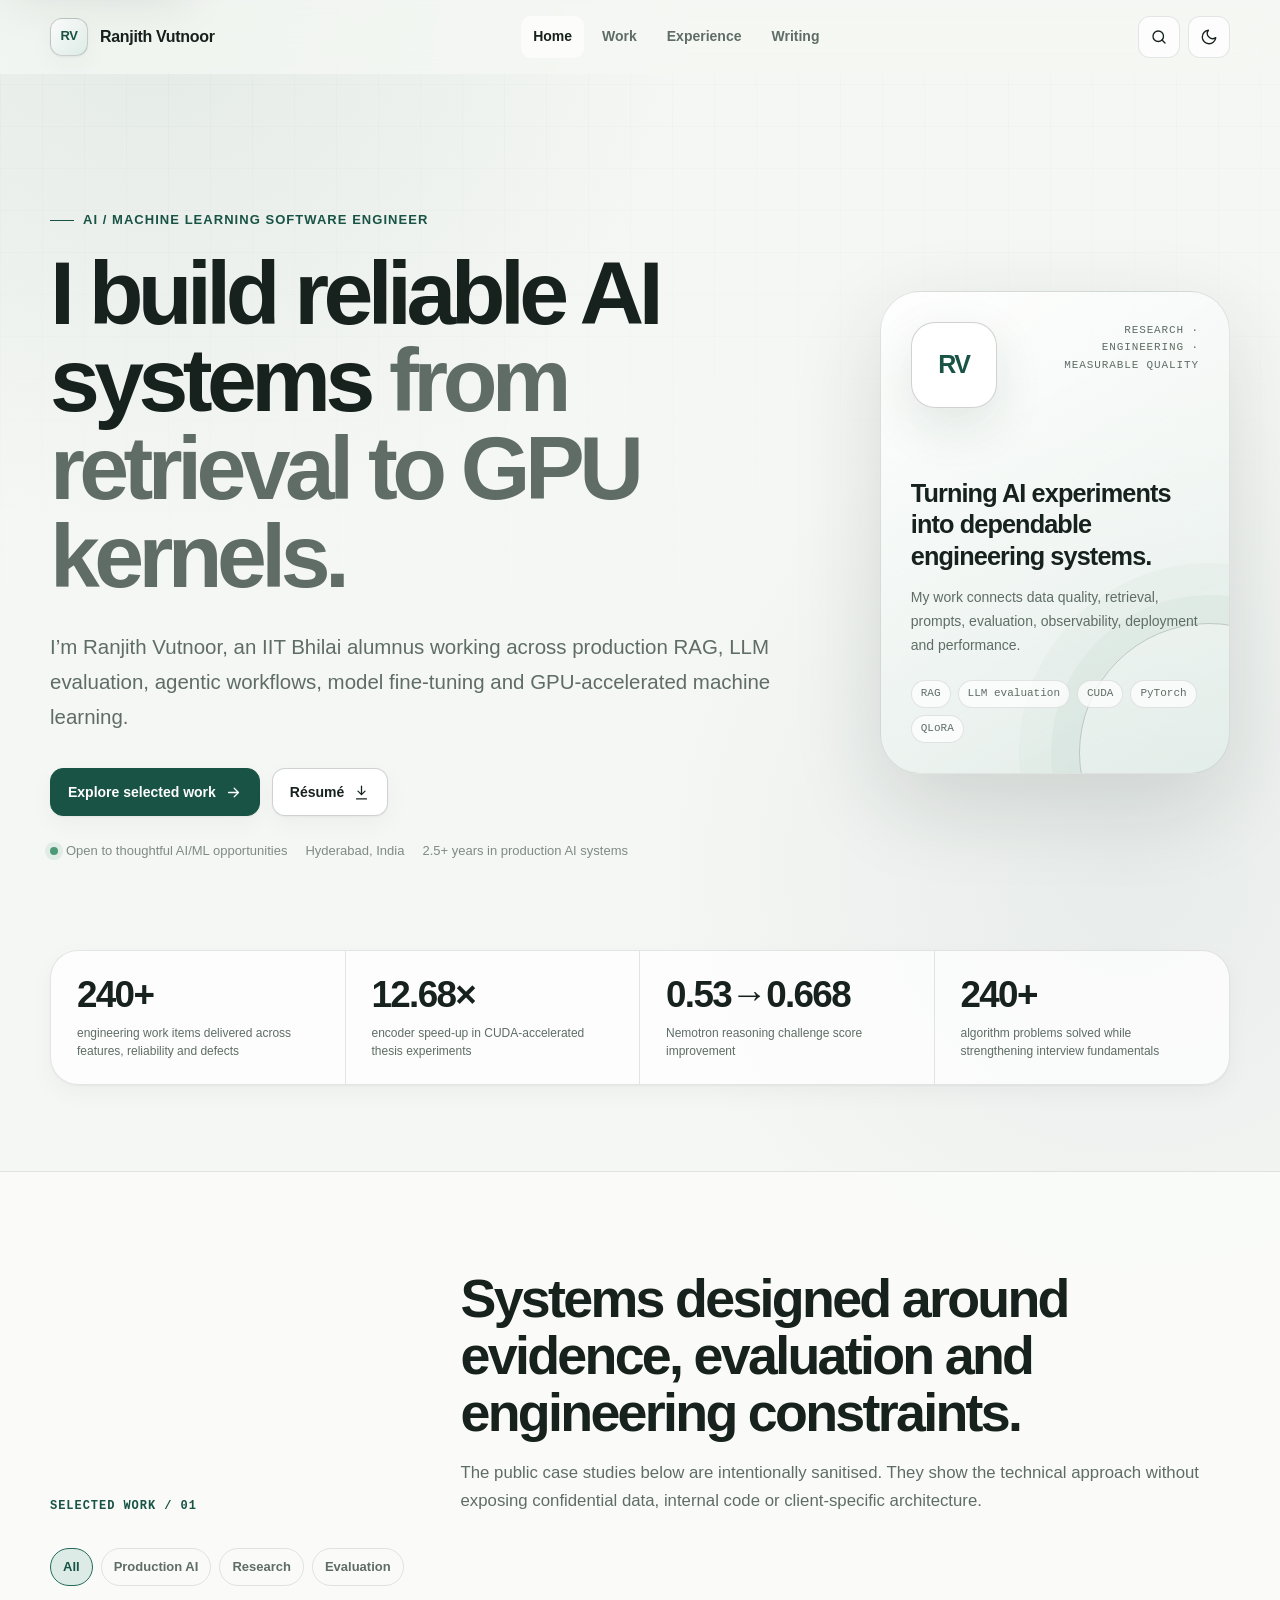
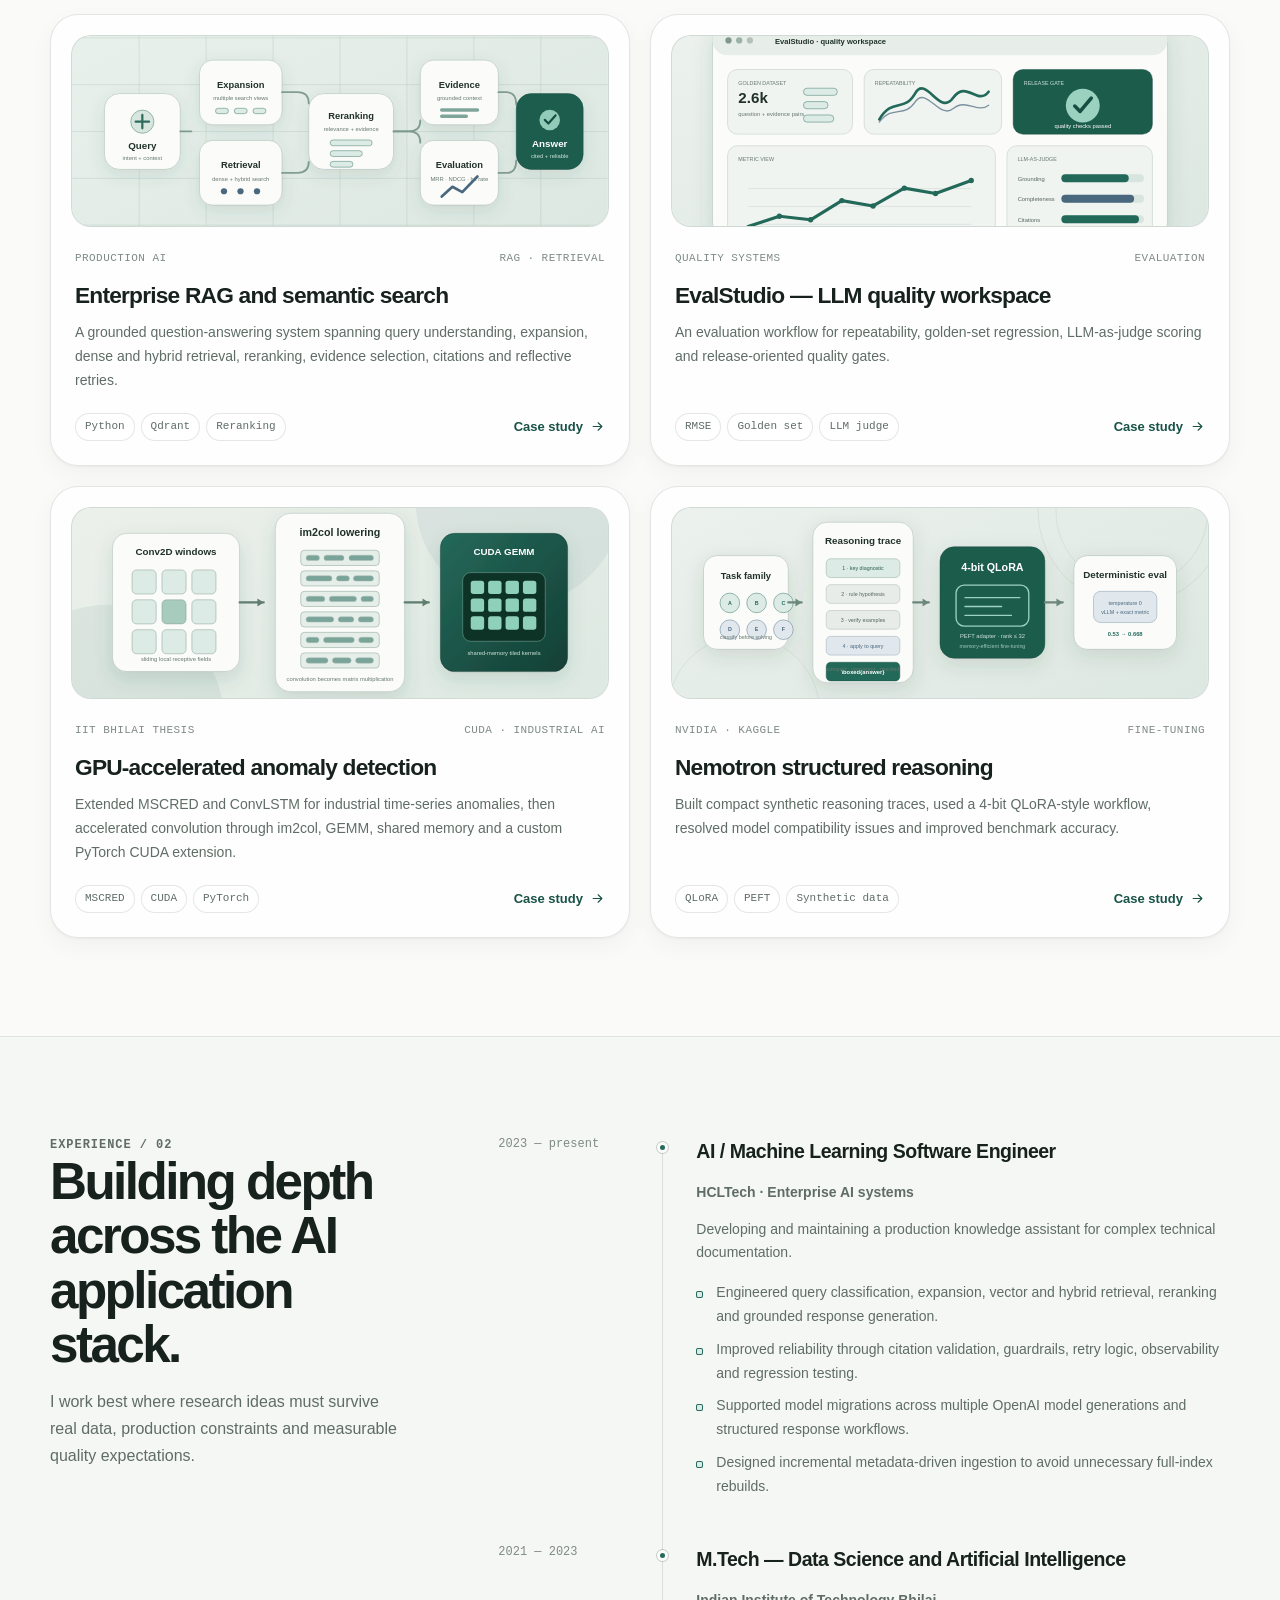
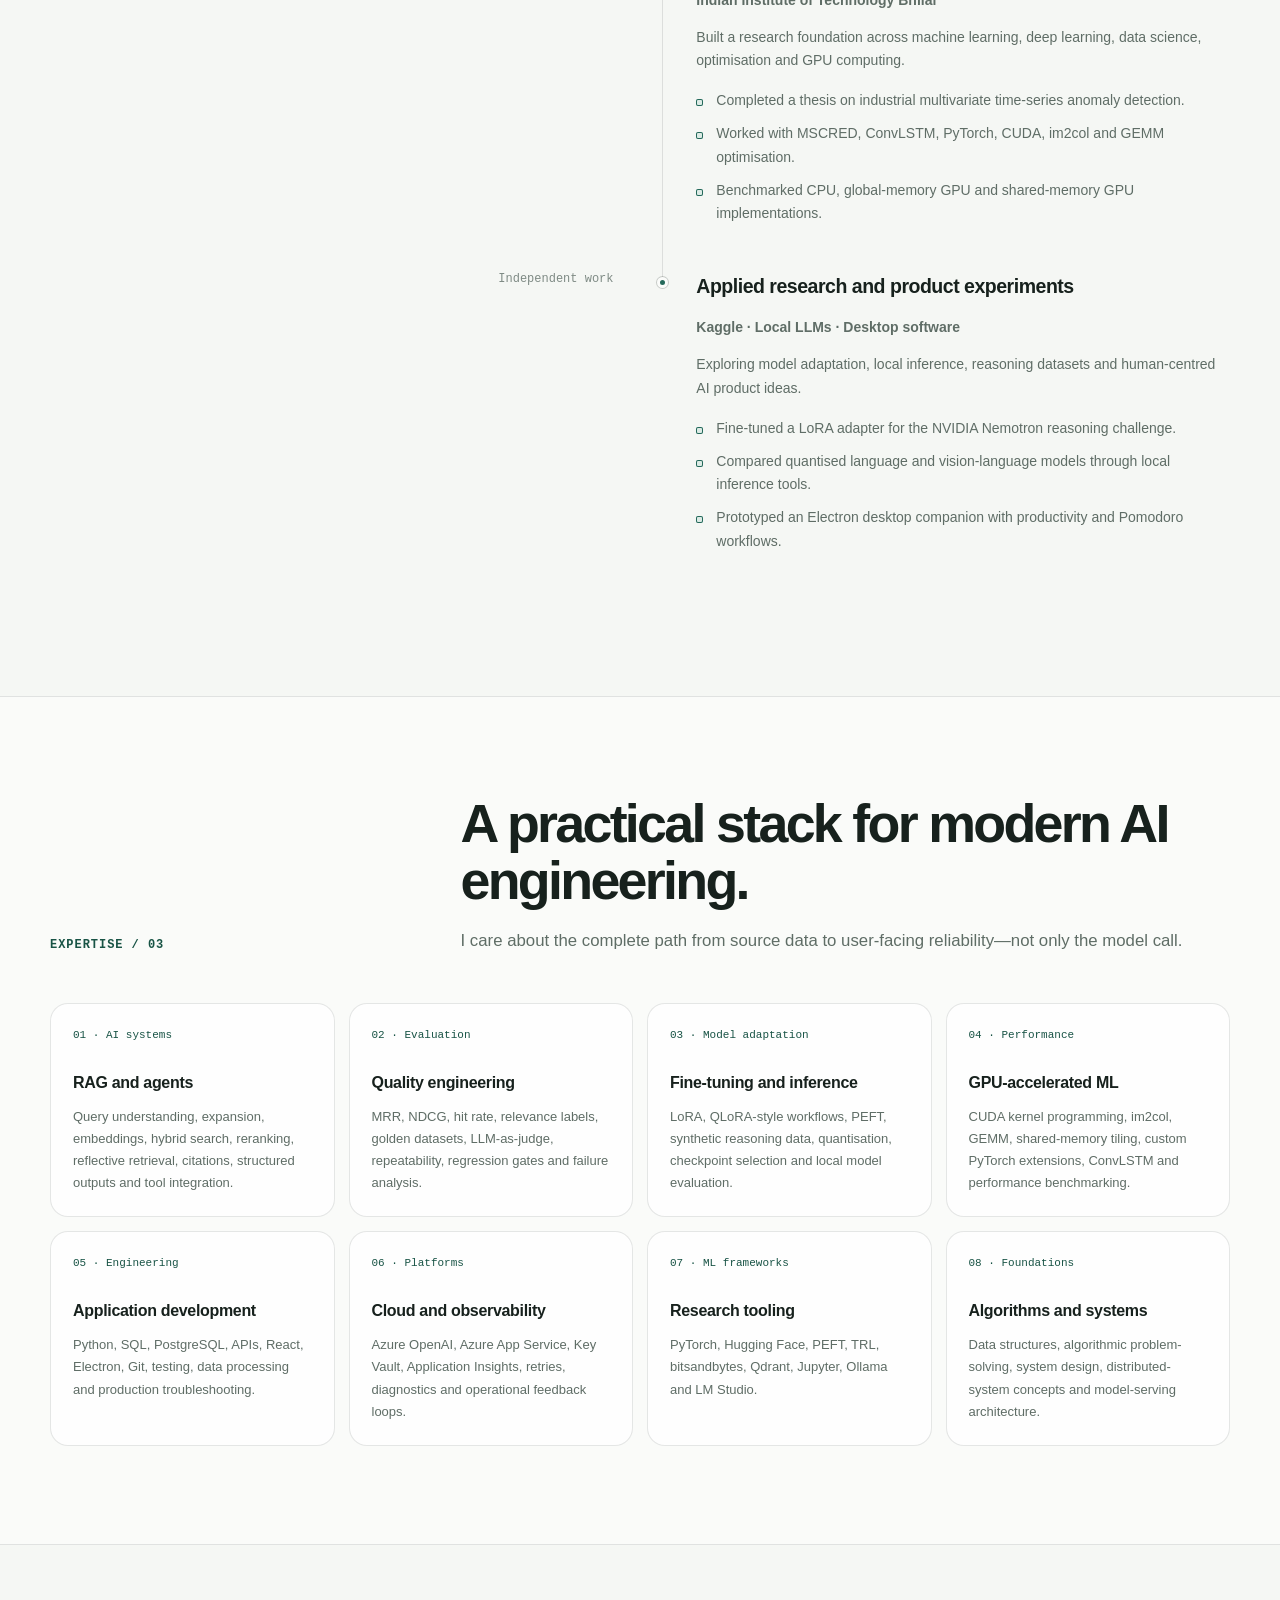
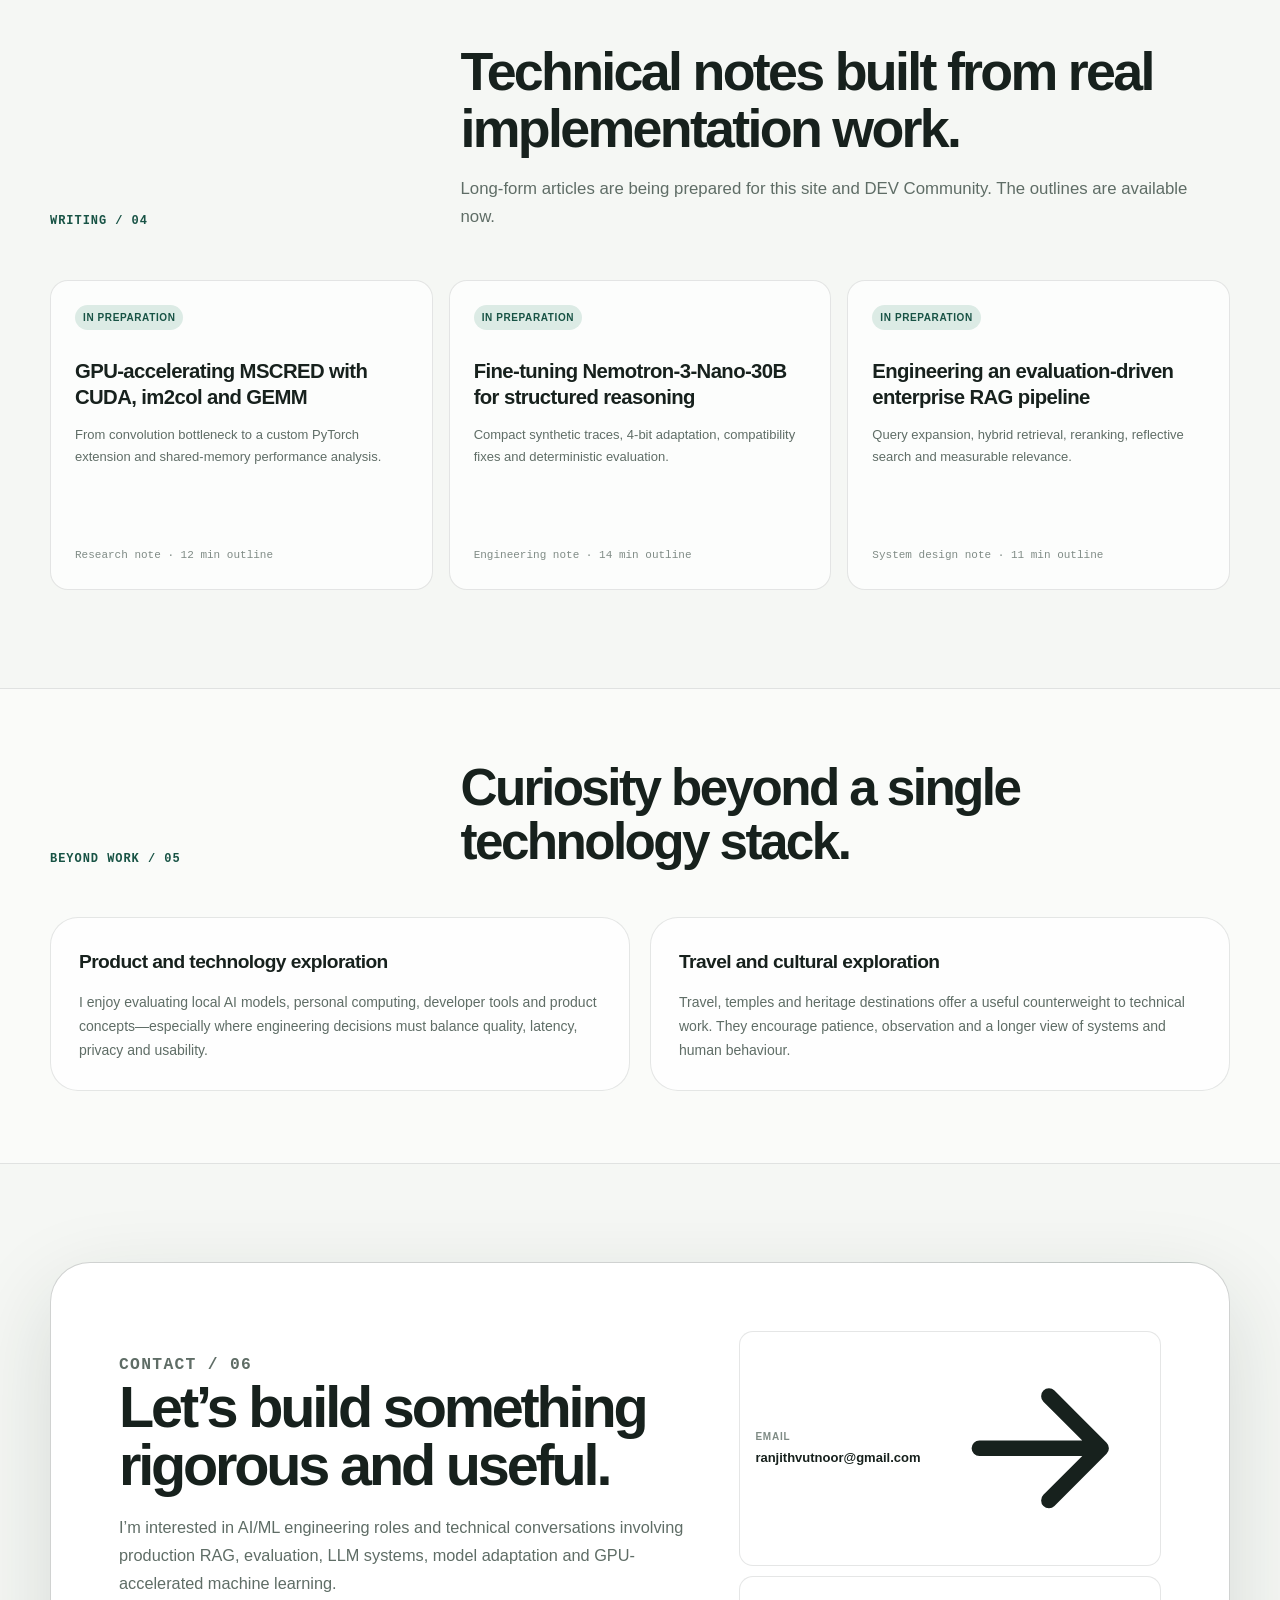
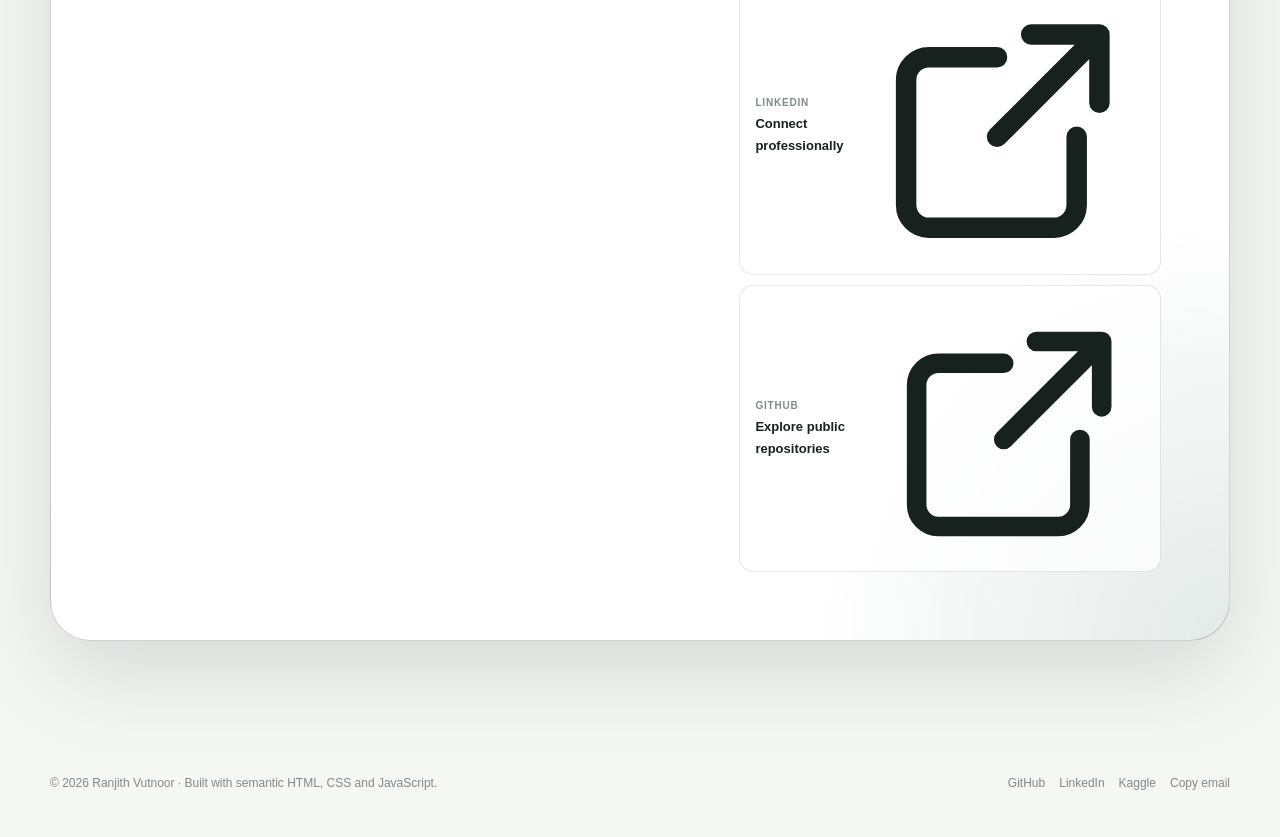
<file: index.html>
<!doctype html>
<html lang="en" data-theme="light">
<head>
  <meta charset="utf-8">
  <meta name="viewport" content="width=device-width, initial-scale=1">
  <title>Ranjith Vutnoor — AI / Machine Learning Software Engineer</title>
  <meta name="description" content="Portfolio of Ranjith Vutnoor: production RAG systems, LLM evaluation, NVIDIA Nemotron fine-tuning, CUDA, PyTorch and GPU-accelerated machine learning research.">
  <meta name="author" content="Ranjith Vutnoor">
  <meta name="theme-color" content="#1d5b4c">
  <meta name="color-scheme" content="light dark">
  <link rel="canonical" href="https://ranjithvutnoor.github.io/portfolio/">
  <link rel="icon" href="./assets/images/favicon.svg" type="image/svg+xml">
  <link rel="manifest" href="./site.webmanifest">
  <link rel="preload" href="./assets/css/styles.css" as="style">
  <link rel="stylesheet" href="./assets/css/styles.css">
  <meta property="og:type" content="website">
  <meta property="og:title" content="Ranjith Vutnoor — AI / Machine Learning Software Engineer">
  <meta property="og:description" content="Portfolio of Ranjith Vutnoor: production RAG systems, LLM evaluation, NVIDIA Nemotron fine-tuning, CUDA, PyTorch and GPU-accelerated machine learning research.">
  <meta property="og:url" content="https://ranjithvutnoor.github.io/portfolio/">
  <meta property="og:image" content="https://ranjithvutnoor.github.io/portfolio/assets/images/og-card.png">
  <meta property="og:image:width" content="1200">
  <meta property="og:image:height" content="630">
  <meta name="twitter:card" content="summary_large_image">
  <meta name="twitter:title" content="Ranjith Vutnoor — AI / Machine Learning Software Engineer">
  <meta name="twitter:description" content="Portfolio of Ranjith Vutnoor: production RAG systems, LLM evaluation, NVIDIA Nemotron fine-tuning, CUDA, PyTorch and GPU-accelerated machine learning research.">
  <meta name="twitter:image" content="https://ranjithvutnoor.github.io/portfolio/assets/images/og-card.png">
  <script type="application/ld+json">
{
  "@context": "https://schema.org",
  "@type": "ProfilePage",
  "dateCreated": "2026-08-01T21:02:00+05:30",
  "dateModified": "2026-08-01T21:02:00+05:30",
  "mainEntity": {
    "@type": "Person",
    "name": "Ranjith Vutnoor",
    "alternateName": "ranjithvutnoor",
    "url": "https://ranjithvutnoor.github.io/portfolio/",
    "description": "AI and Machine Learning Software Engineer focused on production RAG systems, LLM evaluation, model fine-tuning, CUDA and GPU-accelerated machine learning.",
    "email": "mailto:ranjithvutnoor@gmail.com",
    "jobTitle": "AI / Machine Learning Software Engineer",
    "alumniOf": {
      "@type": "CollegeOrUniversity",
      "name": "Indian Institute of Technology Bhilai"
    },
    "sameAs": [
      "https://github.com/ranjithvutnoor",
      "https://www.linkedin.com/in/ranjithvutnoor/",
      "https://www.kaggle.com/ranjithvutnoor",
      "https://leetcode.com/u/ranjithvutnoor/"
    ],
    "knowsAbout": [
      "Retrieval-Augmented Generation",
      "Large Language Models",
      "Information Retrieval",
      "LLM Evaluation",
      "CUDA",
      "PyTorch",
      "Time-Series Anomaly Detection"
    ]
  }
}
</script>
  <script>
    (function() {
      try {
        var stored = localStorage.getItem('portfolio-theme');
        var theme = stored || (window.matchMedia('(prefers-color-scheme: dark)').matches ? 'dark' : 'light');
        document.documentElement.dataset.theme = theme;
      } catch (e) {}
    })();
  </script>
</head>
<body data-base=".">
<a class="skip-link" href="#main-content">Skip to main content</a>
<div class="scroll-progress" aria-hidden="true"></div>
<header class="site-header">
  <div class="container nav-shell">
    <a class="brand" href="./index.html" aria-label="Ranjith Vutnoor — home">
      <span class="brand-mark" aria-hidden="true">RV</span>
      <span class="brand-label">Ranjith Vutnoor</span>
    </a>
    <nav class="desktop-nav" aria-label="Primary navigation"><a class="nav-link" href="./index.html" aria-current="page">Home</a><a class="nav-link" href="./index.html#work">Work</a><a class="nav-link" href="./index.html#experience">Experience</a><a class="nav-link" href="./writing.html">Writing</a></nav>
    <div class="nav-actions">
      <button class="icon-button command-trigger" type="button" data-command-trigger aria-label="Open command palette" title="Search and navigate (Ctrl/⌘ K)">
        <svg aria-hidden="true" class="" viewBox="0 0 24 24" fill="none" stroke="currentColor" stroke-width="1.8" stroke-linecap="round" stroke-linejoin="round"><circle cx="11" cy="11" r="7"/><path d="m20 20-4-4"/></svg>
      </button>
      <button class="icon-button" type="button" data-theme-toggle aria-label="Switch theme" title="Switch theme">
        <svg data-theme-icon aria-hidden="true" viewBox="0 0 24 24" fill="none" stroke="currentColor" stroke-width="1.8" stroke-linecap="round" stroke-linejoin="round"><path d="M21 12.79A9 9 0 1 1 11.21 3 7 7 0 0 0 21 12.79Z"/></svg>
      </button>
      <button class="icon-button menu-button" type="button" data-menu-toggle aria-controls="mobile-navigation" aria-expanded="false" aria-label="Open navigation menu">
        <svg aria-hidden="true" class="" viewBox="0 0 24 24" fill="none" stroke="currentColor" stroke-width="1.8" stroke-linecap="round" stroke-linejoin="round"><path d="M4 7h16M4 12h16M4 17h16"/></svg>
      </button>
    </div>
  </div>
</header>
<nav class="mobile-panel" id="mobile-navigation" data-mobile-panel aria-label="Mobile navigation"><a class="nav-link" href="./index.html" aria-current="page">Home</a><a class="nav-link" href="./index.html#work">Work</a><a class="nav-link" href="./index.html#experience">Experience</a><a class="nav-link" href="./writing.html">Writing</a></nav>
<main id="main-content">
  <section class="hero">
    <div class="container hero-grid">
      <div class="reveal">
        <p class="eyebrow">AI / Machine Learning Software Engineer</p>
        <h1>I build reliable AI systems <span class="quiet">from retrieval to GPU kernels.</span></h1>
        <p class="hero-copy">I’m Ranjith Vutnoor, an IIT Bhilai alumnus working across production RAG, LLM evaluation, agentic workflows, model fine-tuning and GPU-accelerated machine learning.</p>
        <div class="hero-actions">
          <a class="button button-primary" href="#work">Explore selected work <svg aria-hidden="true" class="" viewBox="0 0 24 24" fill="none" stroke="currentColor" stroke-width="1.8" stroke-linecap="round" stroke-linejoin="round"><path d="M5 12h14M13 6l6 6-6 6"/></svg></a>
          <a class="button" href="./assets/docs/Ranjith_Vutnoor_Resume.pdf" target="_blank">Résumé <svg aria-hidden="true" class="" viewBox="0 0 24 24" fill="none" stroke="currentColor" stroke-width="1.8" stroke-linecap="round" stroke-linejoin="round"><path d="M12 3v12M7 10l5 5 5-5M5 21h14"/></svg></a>
        </div>
        <div class="availability">
          <span class="availability-item"><span class="status-dot" aria-hidden="true"></span>Open to thoughtful AI/ML opportunities</span>
          <span class="availability-item">Hyderabad, India</span>
          <span class="availability-item">2.5+ years in production AI systems</span>
        </div>
      </div>
      <aside class="hero-card reveal" aria-label="Professional focus">
        <div class="hero-card-top"><div class="monogram" aria-hidden="true">RV</div><div class="hero-card-label">research · engineering · measurable quality</div></div>
        <div class="hero-card-body">
          <h2 class="hero-card-title">Turning AI experiments into dependable engineering systems.</h2>
          <p class="hero-card-text">My work connects data quality, retrieval, prompts, evaluation, observability, deployment and performance.</p>
          <div class="hero-card-stack"><span class="pill">RAG</span><span class="pill">LLM evaluation</span><span class="pill">CUDA</span><span class="pill">PyTorch</span><span class="pill">QLoRA</span></div>
        </div>
      </aside>
    </div>
  </section>

  <section class="metrics-band" aria-label="Selected career metrics">
    <div class="container metrics-grid reveal">
      <div class="metric"><span class="metric-value">240+</span><span class="metric-label">engineering work items delivered across features, reliability and defects</span></div>
      <div class="metric"><span class="metric-value">12.68×</span><span class="metric-label">encoder speed-up in CUDA-accelerated thesis experiments</span></div>
      <div class="metric"><span class="metric-value">0.53→0.668</span><span class="metric-label">Nemotron reasoning challenge score improvement</span></div>
      <div class="metric"><span class="metric-value">240+</span><span class="metric-label">algorithm problems solved while strengthening interview fundamentals</span></div>
    </div>
  </section>

  <section class="section section-muted" id="work">
    <div class="container">
      <div class="section-header reveal">
        <p class="section-kicker">Selected work / 01</p>
        <div><h2 class="section-title">Systems designed around evidence, evaluation and engineering constraints.</h2><p class="section-description">The public case studies below are intentionally sanitised. They show the technical approach without exposing confidential data, internal code or client-specific architecture.</p></div>
      </div>
      <div class="filter-row reveal" aria-label="Filter projects">
        <button class="filter-button is-active" type="button" data-project-filter="all" aria-pressed="true">All</button>
        <button class="filter-button" type="button" data-project-filter="production" aria-pressed="false">Production AI</button>
        <button class="filter-button" type="button" data-project-filter="research" aria-pressed="false">Research</button>
        <button class="filter-button" type="button" data-project-filter="evaluation" aria-pressed="false">Evaluation</button>
      </div>
      <div class="project-grid">
        
<article class="project-card reveal" data-project-category="production">
  <div class="project-visual"><img src="./assets/images/rag-architecture.svg" alt="" loading="lazy" width="1200" height="630"></div>
  <div class="project-meta"><span>Production AI</span><span>RAG · Retrieval</span></div>
  <h3 class="project-title">Enterprise RAG and semantic search</h3>
  <p class="project-copy">A grounded question-answering system spanning query understanding, expansion, dense and hybrid retrieval, reranking, evidence selection, citations and reflective retries.</p>
  <div class="project-footer"><div class="project-tags"><span class="pill">Python</span><span class="pill">Qdrant</span><span class="pill">Reranking</span></div><a class="text-link" href="./case-studies/enterprise-rag.html">Case study <svg aria-hidden="true" class="" viewBox="0 0 24 24" fill="none" stroke="currentColor" stroke-width="1.8" stroke-linecap="round" stroke-linejoin="round"><path d="M5 12h14M13 6l6 6-6 6"/></svg></a></div>
</article>
        
<article class="project-card reveal" data-project-category="evaluation production">
  <div class="project-visual"><img src="./assets/images/evaluation.svg" alt="" loading="lazy" width="1200" height="630"></div>
  <div class="project-meta"><span>Quality systems</span><span>Evaluation</span></div>
  <h3 class="project-title">EvalStudio — LLM quality workspace</h3>
  <p class="project-copy">An evaluation workflow for repeatability, golden-set regression, LLM-as-judge scoring and release-oriented quality gates.</p>
  <div class="project-footer"><div class="project-tags"><span class="pill">RMSE</span><span class="pill">Golden set</span><span class="pill">LLM judge</span></div><a class="text-link" href="./case-studies/evalstudio.html">Case study <svg aria-hidden="true" class="" viewBox="0 0 24 24" fill="none" stroke="currentColor" stroke-width="1.8" stroke-linecap="round" stroke-linejoin="round"><path d="M5 12h14M13 6l6 6-6 6"/></svg></a></div>
</article>
        
<article class="project-card reveal" data-project-category="research">
  <div class="project-visual"><img src="./assets/images/cuda-grid.svg" alt="" loading="lazy" width="1200" height="630"></div>
  <div class="project-meta"><span>IIT Bhilai thesis</span><span>CUDA · Industrial AI</span></div>
  <h3 class="project-title">GPU-accelerated anomaly detection</h3>
  <p class="project-copy">Extended MSCRED and ConvLSTM for industrial time-series anomalies, then accelerated convolution through im2col, GEMM, shared memory and a custom PyTorch CUDA extension.</p>
  <div class="project-footer"><div class="project-tags"><span class="pill">MSCRED</span><span class="pill">CUDA</span><span class="pill">PyTorch</span></div><a class="text-link" href="./case-studies/cuda-mscred.html">Case study <svg aria-hidden="true" class="" viewBox="0 0 24 24" fill="none" stroke="currentColor" stroke-width="1.8" stroke-linecap="round" stroke-linejoin="round"><path d="M5 12h14M13 6l6 6-6 6"/></svg></a></div>
</article>
        
<article class="project-card reveal" data-project-category="research evaluation">
  <div class="project-visual"><img src="./assets/images/nemotron-reasoning.svg" alt="" loading="lazy" width="1200" height="630"></div>
  <div class="project-meta"><span>NVIDIA · Kaggle</span><span>Fine-tuning</span></div>
  <h3 class="project-title">Nemotron structured reasoning</h3>
  <p class="project-copy">Built compact synthetic reasoning traces, used a 4-bit QLoRA-style workflow, resolved model compatibility issues and improved benchmark accuracy.</p>
  <div class="project-footer"><div class="project-tags"><span class="pill">QLoRA</span><span class="pill">PEFT</span><span class="pill">Synthetic data</span></div><a class="text-link" href="./case-studies/nemotron.html">Case study <svg aria-hidden="true" class="" viewBox="0 0 24 24" fill="none" stroke="currentColor" stroke-width="1.8" stroke-linecap="round" stroke-linejoin="round"><path d="M5 12h14M13 6l6 6-6 6"/></svg></a></div>
</article>
      </div>
    </div>
  </section>

  <section class="section" id="experience">
    <div class="container experience-layout">
      <div class="sticky-note reveal"><p class="section-kicker">Experience / 02</p><h2 class="section-title" style="font-size:clamp(2rem,4vw,3.5rem)">Building depth across the AI application stack.</h2><p>I work best where research ideas must survive real data, production constraints and measurable quality expectations.</p></div>
      <div class="timeline">
        <article class="timeline-item reveal"><div class="timeline-period">2023 — present</div><div class="timeline-content"><h3>AI / Machine Learning Software Engineer</h3><p class="timeline-company">HCLTech · Enterprise AI systems</p><p>Developing and maintaining a production knowledge assistant for complex technical documentation.</p><ul class="clean-list"><li>Engineered query classification, expansion, vector and hybrid retrieval, reranking and grounded response generation.</li><li>Improved reliability through citation validation, guardrails, retry logic, observability and regression testing.</li><li>Supported model migrations across multiple OpenAI model generations and structured response workflows.</li><li>Designed incremental metadata-driven ingestion to avoid unnecessary full-index rebuilds.</li></ul></div></article>
        <article class="timeline-item reveal"><div class="timeline-period">2021 — 2023</div><div class="timeline-content"><h3>M.Tech — Data Science and Artificial Intelligence</h3><p class="timeline-company">Indian Institute of Technology Bhilai</p><p>Built a research foundation across machine learning, deep learning, data science, optimisation and GPU computing.</p><ul class="clean-list"><li>Completed a thesis on industrial multivariate time-series anomaly detection.</li><li>Worked with MSCRED, ConvLSTM, PyTorch, CUDA, im2col and GEMM optimisation.</li><li>Benchmarked CPU, global-memory GPU and shared-memory GPU implementations.</li></ul></div></article>
        <article class="timeline-item reveal"><div class="timeline-period">Independent work</div><div class="timeline-content"><h3>Applied research and product experiments</h3><p class="timeline-company">Kaggle · Local LLMs · Desktop software</p><p>Exploring model adaptation, local inference, reasoning datasets and human-centred AI product ideas.</p><ul class="clean-list"><li>Fine-tuned a LoRA adapter for the NVIDIA Nemotron reasoning challenge.</li><li>Compared quantised language and vision-language models through local inference tools.</li><li>Prototyped an Electron desktop companion with productivity and Pomodoro workflows.</li></ul></div></article>
      </div>
    </div>
  </section>

  <section class="section section-muted" id="expertise">
    <div class="container">
      <div class="section-header reveal"><p class="section-kicker">Expertise / 03</p><div><h2 class="section-title">A practical stack for modern AI engineering.</h2><p class="section-description">I care about the complete path from source data to user-facing reliability—not only the model call.</p></div></div>
      <div class="skill-grid">
        <article class="skill-card reveal"><span class="skill-index">01 · AI systems</span><h3>RAG and agents</h3><p>Query understanding, expansion, embeddings, hybrid search, reranking, reflective retrieval, citations, structured outputs and tool integration.</p></article>
        <article class="skill-card reveal"><span class="skill-index">02 · Evaluation</span><h3>Quality engineering</h3><p>MRR, NDCG, hit rate, relevance labels, golden datasets, LLM-as-judge, repeatability, regression gates and failure analysis.</p></article>
        <article class="skill-card reveal"><span class="skill-index">03 · Model adaptation</span><h3>Fine-tuning and inference</h3><p>LoRA, QLoRA-style workflows, PEFT, synthetic reasoning data, quantisation, checkpoint selection and local model evaluation.</p></article>
        <article class="skill-card reveal"><span class="skill-index">04 · Performance</span><h3>GPU-accelerated ML</h3><p>CUDA kernel programming, im2col, GEMM, shared-memory tiling, custom PyTorch extensions, ConvLSTM and performance benchmarking.</p></article>
        <article class="skill-card reveal"><span class="skill-index">05 · Engineering</span><h3>Application development</h3><p>Python, SQL, PostgreSQL, APIs, React, Electron, Git, testing, data processing and production troubleshooting.</p></article>
        <article class="skill-card reveal"><span class="skill-index">06 · Platforms</span><h3>Cloud and observability</h3><p>Azure OpenAI, Azure App Service, Key Vault, Application Insights, retries, diagnostics and operational feedback loops.</p></article>
        <article class="skill-card reveal"><span class="skill-index">07 · ML frameworks</span><h3>Research tooling</h3><p>PyTorch, Hugging Face, PEFT, TRL, bitsandbytes, Qdrant, Jupyter, Ollama and LM Studio.</p></article>
        <article class="skill-card reveal"><span class="skill-index">08 · Foundations</span><h3>Algorithms and systems</h3><p>Data structures, algorithmic problem-solving, system design, distributed-system concepts and model-serving architecture.</p></article>
      </div>
    </div>
  </section>

  <section class="section" id="writing">
    <div class="container">
      <div class="section-header reveal"><p class="section-kicker">Writing / 04</p><div><h2 class="section-title">Technical notes built from real implementation work.</h2><p class="section-description">Long-form articles are being prepared for this site and DEV Community. The outlines are available now.</p></div></div>
      <div class="writing-grid">
        <a class="article-card reveal" href="./writing.html#cuda"><span class="article-state">In preparation</span><h3>GPU-accelerating MSCRED with CUDA, im2col and GEMM</h3><p>From convolution bottleneck to a custom PyTorch extension and shared-memory performance analysis.</p><time>Research note · 12 min outline</time></a>
        <a class="article-card reveal" href="./writing.html#nemotron"><span class="article-state">In preparation</span><h3>Fine-tuning Nemotron-3-Nano-30B for structured reasoning</h3><p>Compact synthetic traces, 4-bit adaptation, compatibility fixes and deterministic evaluation.</p><time>Engineering note · 14 min outline</time></a>
        <a class="article-card reveal" href="./writing.html#rag"><span class="article-state">In preparation</span><h3>Engineering an evaluation-driven enterprise RAG pipeline</h3><p>Query expansion, hybrid retrieval, reranking, reflective search and measurable relevance.</p><time>System design note · 11 min outline</time></a>
      </div>
    </div>
  </section>

  <section class="section-sm section-muted" id="beyond">
    <div class="container">
      <div class="section-header reveal"><p class="section-kicker">Beyond work / 05</p><div><h2 class="section-title" style="font-size:clamp(2rem,4vw,3.4rem)">Curiosity beyond a single technology stack.</h2></div></div>
      <div class="beyond-grid">
        <article class="beyond-card reveal"><h3>Product and technology exploration</h3><p>I enjoy evaluating local AI models, personal computing, developer tools and product concepts—especially where engineering decisions must balance quality, latency, privacy and usability.</p></article>
        <article class="beyond-card reveal"><h3>Travel and cultural exploration</h3><p>Travel, temples and heritage destinations offer a useful counterweight to technical work. They encourage patience, observation and a longer view of systems and human behaviour.</p></article>
      </div>
    </div>
  </section>

  <section class="section" id="contact">
    <div class="container contact-card reveal">
      <div><p class="section-kicker">Contact / 06</p><h2>Let’s build something rigorous and useful.</h2><p>I’m interested in AI/ML engineering roles and technical conversations involving production RAG, evaluation, LLM systems, model adaptation and GPU-accelerated machine learning.</p></div>
      <div class="contact-actions">
        <a class="contact-link" href="mailto:ranjithvutnoor@gmail.com"><span><span class="contact-link-label">Email</span><span class="contact-link-value">ranjithvutnoor@gmail.com</span></span><svg aria-hidden="true" class="" viewBox="0 0 24 24" fill="none" stroke="currentColor" stroke-width="1.8" stroke-linecap="round" stroke-linejoin="round"><path d="M5 12h14M13 6l6 6-6 6"/></svg></a>
        <a class="contact-link" href="https://www.linkedin.com/in/ranjithvutnoor/" target="_blank" rel="noreferrer"><span><span class="contact-link-label">LinkedIn</span><span class="contact-link-value">Connect professionally</span></span><svg aria-hidden="true" class="" viewBox="0 0 24 24" fill="none" stroke="currentColor" stroke-width="1.8" stroke-linecap="round" stroke-linejoin="round"><path d="M14 4h6v6M20 4l-9 9"/><path d="M18 13v6a2 2 0 0 1-2 2H5a2 2 0 0 1-2-2V8a2 2 0 0 1 2-2h6"/></svg></a>
        <a class="contact-link" href="https://github.com/ranjithvutnoor" target="_blank" rel="noreferrer"><span><span class="contact-link-label">GitHub</span><span class="contact-link-value">Explore public repositories</span></span><svg aria-hidden="true" class="" viewBox="0 0 24 24" fill="none" stroke="currentColor" stroke-width="1.8" stroke-linecap="round" stroke-linejoin="round"><path d="M14 4h6v6M20 4l-9 9"/><path d="M18 13v6a2 2 0 0 1-2 2H5a2 2 0 0 1-2-2V8a2 2 0 0 1 2-2h6"/></svg></a>
      </div>
    </div>
  </section>
</main>

<footer class="site-footer">
  <div class="container footer-inner">
    <div>© <span data-current-year>2026</span> Ranjith Vutnoor · Built with semantic HTML, CSS and JavaScript.</div>
    <div class="footer-links">
      <a href="https://github.com/ranjithvutnoor" target="_blank" rel="noreferrer">GitHub</a>
      <a href="https://www.linkedin.com/in/ranjithvutnoor/" target="_blank" rel="noreferrer">LinkedIn</a>
      <a href="https://www.kaggle.com/ranjithvutnoor" target="_blank" rel="noreferrer">Kaggle</a>
      <button type="button" data-copy-email style="border:0;background:transparent;color:inherit;padding:0;cursor:pointer">Copy email</button>
    </div>
  </div>
</footer>
<div class="command-overlay" data-command-overlay aria-hidden="true">
  <div class="command-dialog" data-command-dialog role="dialog" aria-modal="true" aria-label="Command palette">
    <div class="command-search"><svg aria-hidden="true" class="" viewBox="0 0 24 24" fill="none" stroke="currentColor" stroke-width="1.8" stroke-linecap="round" stroke-linejoin="round"><circle cx="11" cy="11" r="7"/><path d="m20 20-4-4"/></svg><input data-command-input type="search" placeholder="Search pages and actions…" aria-label="Search commands"></div>
    <div class="command-results" data-command-results></div>
    <div class="command-footer"><span><kbd>↑</kbd> <kbd>↓</kbd> navigate</span><span><kbd>Enter</kbd> open · <kbd>Esc</kbd> close</span></div>
  </div>
</div>
<div class="toast" data-toast role="status" aria-live="polite"></div>
<script src="./assets/js/main.js" defer></script>
</body>
</html>
</file>
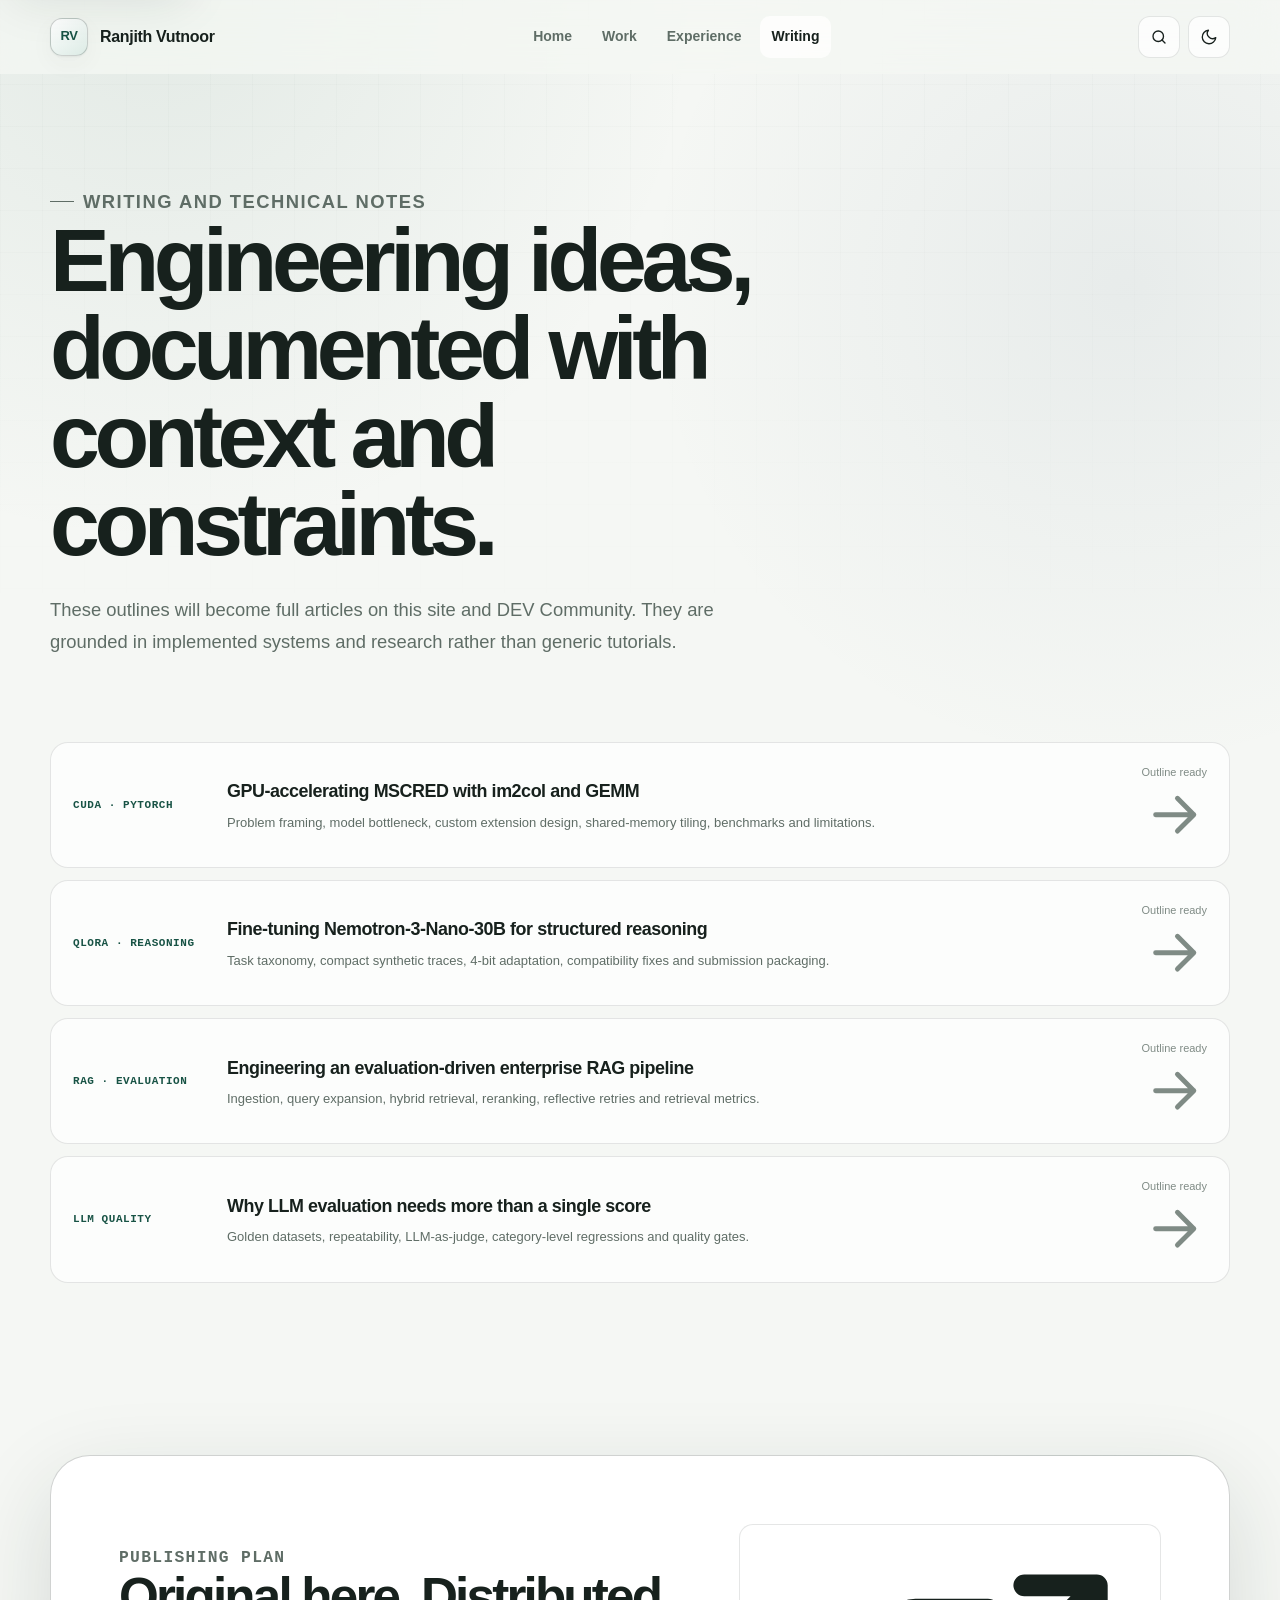
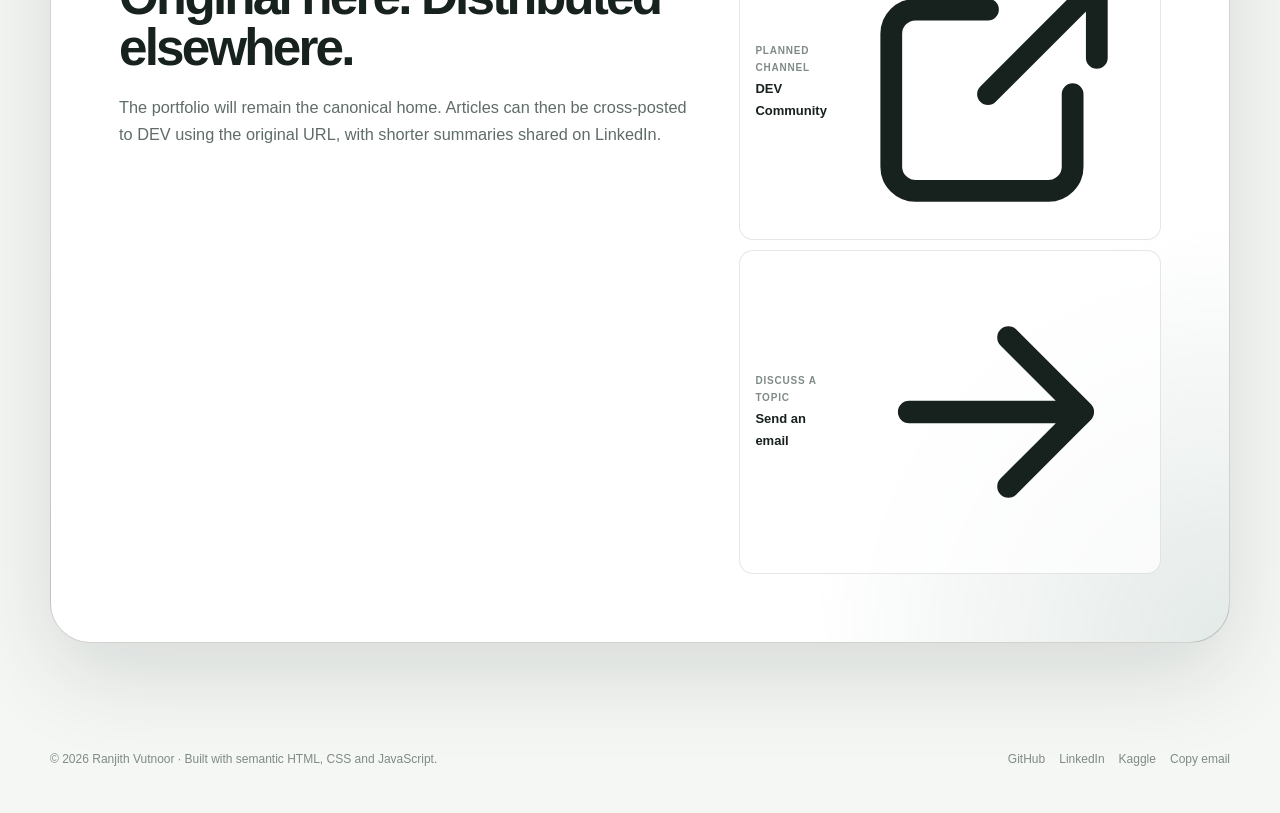
<file: writing.html>
<!doctype html>
<html lang="en" data-theme="light">
<head>
  <meta charset="utf-8">
  <meta name="viewport" content="width=device-width, initial-scale=1">
  <title>Writing and technical notes — Ranjith Vutnoor</title>
  <meta name="description" content="Technical writing outlines by Ranjith Vutnoor on enterprise RAG, CUDA, MSCRED, PyTorch and NVIDIA Nemotron fine-tuning.">
  <meta name="author" content="Ranjith Vutnoor">
  <meta name="theme-color" content="#1d5b4c">
  <meta name="color-scheme" content="light dark">
  <link rel="canonical" href="https://ranjithvutnoor.github.io/portfolio/writing.html">
  <link rel="icon" href="./assets/images/favicon.svg" type="image/svg+xml">
  <link rel="manifest" href="./site.webmanifest">
  <link rel="preload" href="./assets/css/styles.css" as="style">
  <link rel="stylesheet" href="./assets/css/styles.css">
  <meta property="og:type" content="website">
  <meta property="og:title" content="Writing and technical notes — Ranjith Vutnoor">
  <meta property="og:description" content="Technical writing outlines by Ranjith Vutnoor on enterprise RAG, CUDA, MSCRED, PyTorch and NVIDIA Nemotron fine-tuning.">
  <meta property="og:url" content="https://ranjithvutnoor.github.io/portfolio/writing.html">
  <meta property="og:image" content="https://ranjithvutnoor.github.io/portfolio/assets/images/og-card.png">
  <meta property="og:image:width" content="1200">
  <meta property="og:image:height" content="630">
  <meta name="twitter:card" content="summary_large_image">
  <meta name="twitter:title" content="Writing and technical notes — Ranjith Vutnoor">
  <meta name="twitter:description" content="Technical writing outlines by Ranjith Vutnoor on enterprise RAG, CUDA, MSCRED, PyTorch and NVIDIA Nemotron fine-tuning.">
  <meta name="twitter:image" content="https://ranjithvutnoor.github.io/portfolio/assets/images/og-card.png">
  
  <script>
    (function() {
      try {
        var stored = localStorage.getItem('portfolio-theme');
        var theme = stored || (window.matchMedia('(prefers-color-scheme: dark)').matches ? 'dark' : 'light');
        document.documentElement.dataset.theme = theme;
      } catch (e) {}
    })();
  </script>
</head>
<body data-base=".">
<a class="skip-link" href="#main-content">Skip to main content</a>
<div class="scroll-progress" aria-hidden="true"></div>
<header class="site-header">
  <div class="container nav-shell">
    <a class="brand" href="./index.html" aria-label="Ranjith Vutnoor — home">
      <span class="brand-mark" aria-hidden="true">RV</span>
      <span class="brand-label">Ranjith Vutnoor</span>
    </a>
    <nav class="desktop-nav" aria-label="Primary navigation"><a class="nav-link" href="./index.html">Home</a><a class="nav-link" href="./index.html#work">Work</a><a class="nav-link" href="./index.html#experience">Experience</a><a class="nav-link" href="./writing.html" aria-current="page">Writing</a></nav>
    <div class="nav-actions">
      <button class="icon-button command-trigger" type="button" data-command-trigger aria-label="Open command palette" title="Search and navigate (Ctrl/⌘ K)">
        <svg aria-hidden="true" class="" viewBox="0 0 24 24" fill="none" stroke="currentColor" stroke-width="1.8" stroke-linecap="round" stroke-linejoin="round"><circle cx="11" cy="11" r="7"/><path d="m20 20-4-4"/></svg>
      </button>
      <button class="icon-button" type="button" data-theme-toggle aria-label="Switch theme" title="Switch theme">
        <svg data-theme-icon aria-hidden="true" viewBox="0 0 24 24" fill="none" stroke="currentColor" stroke-width="1.8" stroke-linecap="round" stroke-linejoin="round"><path d="M21 12.79A9 9 0 1 1 11.21 3 7 7 0 0 0 21 12.79Z"/></svg>
      </button>
      <button class="icon-button menu-button" type="button" data-menu-toggle aria-controls="mobile-navigation" aria-expanded="false" aria-label="Open navigation menu">
        <svg aria-hidden="true" class="" viewBox="0 0 24 24" fill="none" stroke="currentColor" stroke-width="1.8" stroke-linecap="round" stroke-linejoin="round"><path d="M4 7h16M4 12h16M4 17h16"/></svg>
      </button>
    </div>
  </div>
</header>
<nav class="mobile-panel" id="mobile-navigation" data-mobile-panel aria-label="Mobile navigation"><a class="nav-link" href="./index.html">Home</a><a class="nav-link" href="./index.html#work">Work</a><a class="nav-link" href="./index.html#experience">Experience</a><a class="nav-link" href="./writing.html" aria-current="page">Writing</a></nav>
<main id="main-content">
  <section class="writing-hero"><div class="container"><p class="eyebrow">Writing and technical notes</p><h1>Engineering ideas, documented with context and constraints.</h1><p>These outlines will become full articles on this site and DEV Community. They are grounded in implemented systems and research rather than generic tutorials.</p></div></section>
  <section class="container note-list" aria-label="Article outlines">
    <a class="note-item reveal" id="cuda" href="./case-studies/cuda-mscred.html"><span class="note-topic">CUDA · PyTorch</span><span><h2>GPU-accelerating MSCRED with im2col and GEMM</h2><p>Problem framing, model bottleneck, custom extension design, shared-memory tiling, benchmarks and limitations.</p></span><span class="note-state">Outline ready <svg aria-hidden="true" class="" viewBox="0 0 24 24" fill="none" stroke="currentColor" stroke-width="1.8" stroke-linecap="round" stroke-linejoin="round"><path d="M5 12h14M13 6l6 6-6 6"/></svg></span></a>
    <a class="note-item reveal" id="nemotron" href="./case-studies/nemotron.html"><span class="note-topic">QLoRA · Reasoning</span><span><h2>Fine-tuning Nemotron-3-Nano-30B for structured reasoning</h2><p>Task taxonomy, compact synthetic traces, 4-bit adaptation, compatibility fixes and submission packaging.</p></span><span class="note-state">Outline ready <svg aria-hidden="true" class="" viewBox="0 0 24 24" fill="none" stroke="currentColor" stroke-width="1.8" stroke-linecap="round" stroke-linejoin="round"><path d="M5 12h14M13 6l6 6-6 6"/></svg></span></a>
    <a class="note-item reveal" id="rag" href="./case-studies/enterprise-rag.html"><span class="note-topic">RAG · Evaluation</span><span><h2>Engineering an evaluation-driven enterprise RAG pipeline</h2><p>Ingestion, query expansion, hybrid retrieval, reranking, reflective retries and retrieval metrics.</p></span><span class="note-state">Outline ready <svg aria-hidden="true" class="" viewBox="0 0 24 24" fill="none" stroke="currentColor" stroke-width="1.8" stroke-linecap="round" stroke-linejoin="round"><path d="M5 12h14M13 6l6 6-6 6"/></svg></span></a>
    <a class="note-item reveal" href="./case-studies/evalstudio.html"><span class="note-topic">LLM quality</span><span><h2>Why LLM evaluation needs more than a single score</h2><p>Golden datasets, repeatability, LLM-as-judge, category-level regressions and quality gates.</p></span><span class="note-state">Outline ready <svg aria-hidden="true" class="" viewBox="0 0 24 24" fill="none" stroke="currentColor" stroke-width="1.8" stroke-linecap="round" stroke-linejoin="round"><path d="M5 12h14M13 6l6 6-6 6"/></svg></span></a>
  </section>
  <section class="section-sm"><div class="container contact-card reveal"><div><p class="section-kicker">Publishing plan</p><h2 style="font-size:clamp(2rem,4vw,3.6rem)">Original here. Distributed elsewhere.</h2><p>The portfolio will remain the canonical home. Articles can then be cross-posted to DEV using the original URL, with shorter summaries shared on LinkedIn.</p></div><div class="contact-actions"><a class="contact-link" href="https://dev.to/" target="_blank" rel="noreferrer"><span><span class="contact-link-label">Planned channel</span><span class="contact-link-value">DEV Community</span></span><svg aria-hidden="true" class="" viewBox="0 0 24 24" fill="none" stroke="currentColor" stroke-width="1.8" stroke-linecap="round" stroke-linejoin="round"><path d="M14 4h6v6M20 4l-9 9"/><path d="M18 13v6a2 2 0 0 1-2 2H5a2 2 0 0 1-2-2V8a2 2 0 0 1 2-2h6"/></svg></a><a class="contact-link" href="mailto:ranjithvutnoor@gmail.com"><span><span class="contact-link-label">Discuss a topic</span><span class="contact-link-value">Send an email</span></span><svg aria-hidden="true" class="" viewBox="0 0 24 24" fill="none" stroke="currentColor" stroke-width="1.8" stroke-linecap="round" stroke-linejoin="round"><path d="M5 12h14M13 6l6 6-6 6"/></svg></a></div></div></section>
</main>

<footer class="site-footer">
  <div class="container footer-inner">
    <div>© <span data-current-year>2026</span> Ranjith Vutnoor · Built with semantic HTML, CSS and JavaScript.</div>
    <div class="footer-links">
      <a href="https://github.com/ranjithvutnoor" target="_blank" rel="noreferrer">GitHub</a>
      <a href="https://www.linkedin.com/in/ranjithvutnoor/" target="_blank" rel="noreferrer">LinkedIn</a>
      <a href="https://www.kaggle.com/ranjithvutnoor" target="_blank" rel="noreferrer">Kaggle</a>
      <button type="button" data-copy-email style="border:0;background:transparent;color:inherit;padding:0;cursor:pointer">Copy email</button>
    </div>
  </div>
</footer>
<div class="command-overlay" data-command-overlay aria-hidden="true">
  <div class="command-dialog" data-command-dialog role="dialog" aria-modal="true" aria-label="Command palette">
    <div class="command-search"><svg aria-hidden="true" class="" viewBox="0 0 24 24" fill="none" stroke="currentColor" stroke-width="1.8" stroke-linecap="round" stroke-linejoin="round"><circle cx="11" cy="11" r="7"/><path d="m20 20-4-4"/></svg><input data-command-input type="search" placeholder="Search pages and actions…" aria-label="Search commands"></div>
    <div class="command-results" data-command-results></div>
    <div class="command-footer"><span><kbd>↑</kbd> <kbd>↓</kbd> navigate</span><span><kbd>Enter</kbd> open · <kbd>Esc</kbd> close</span></div>
  </div>
</div>
<div class="toast" data-toast role="status" aria-live="polite"></div>
<script src="./assets/js/main.js" defer></script>
</body>
</html>
</file>
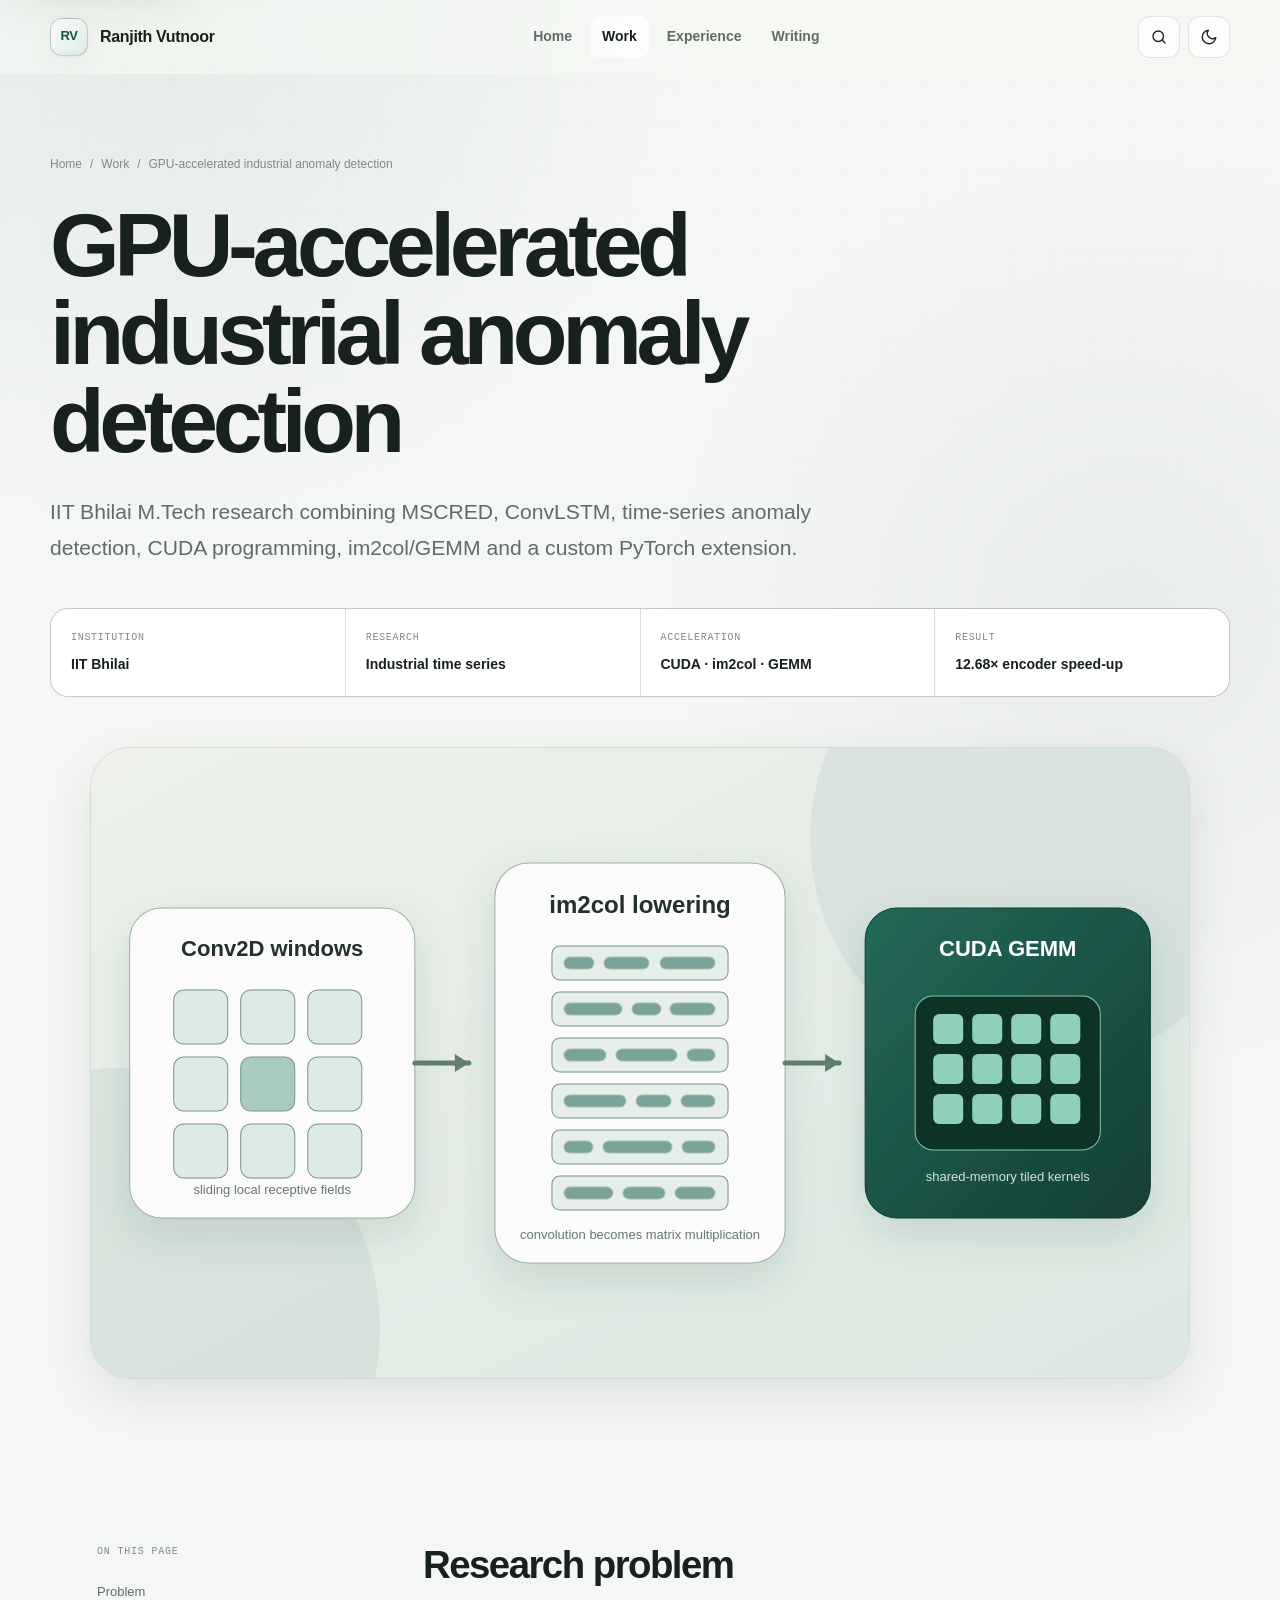
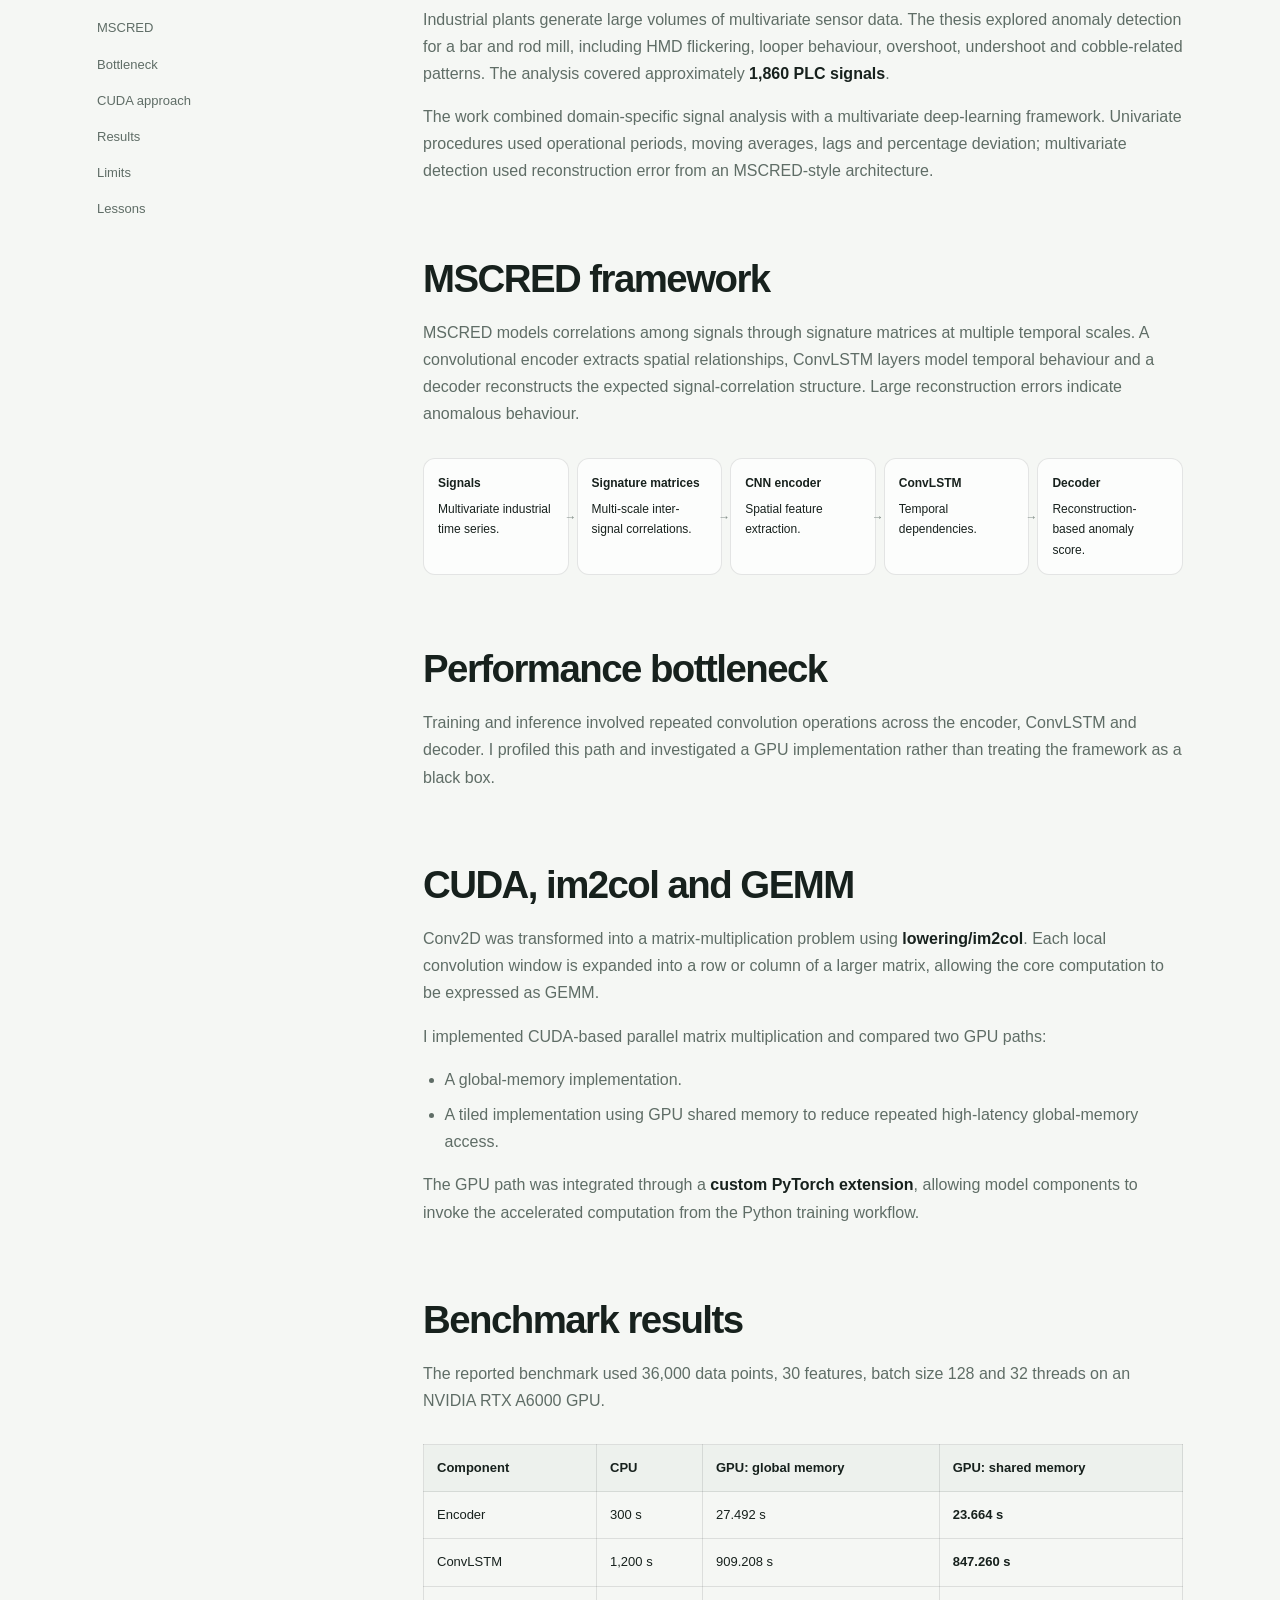
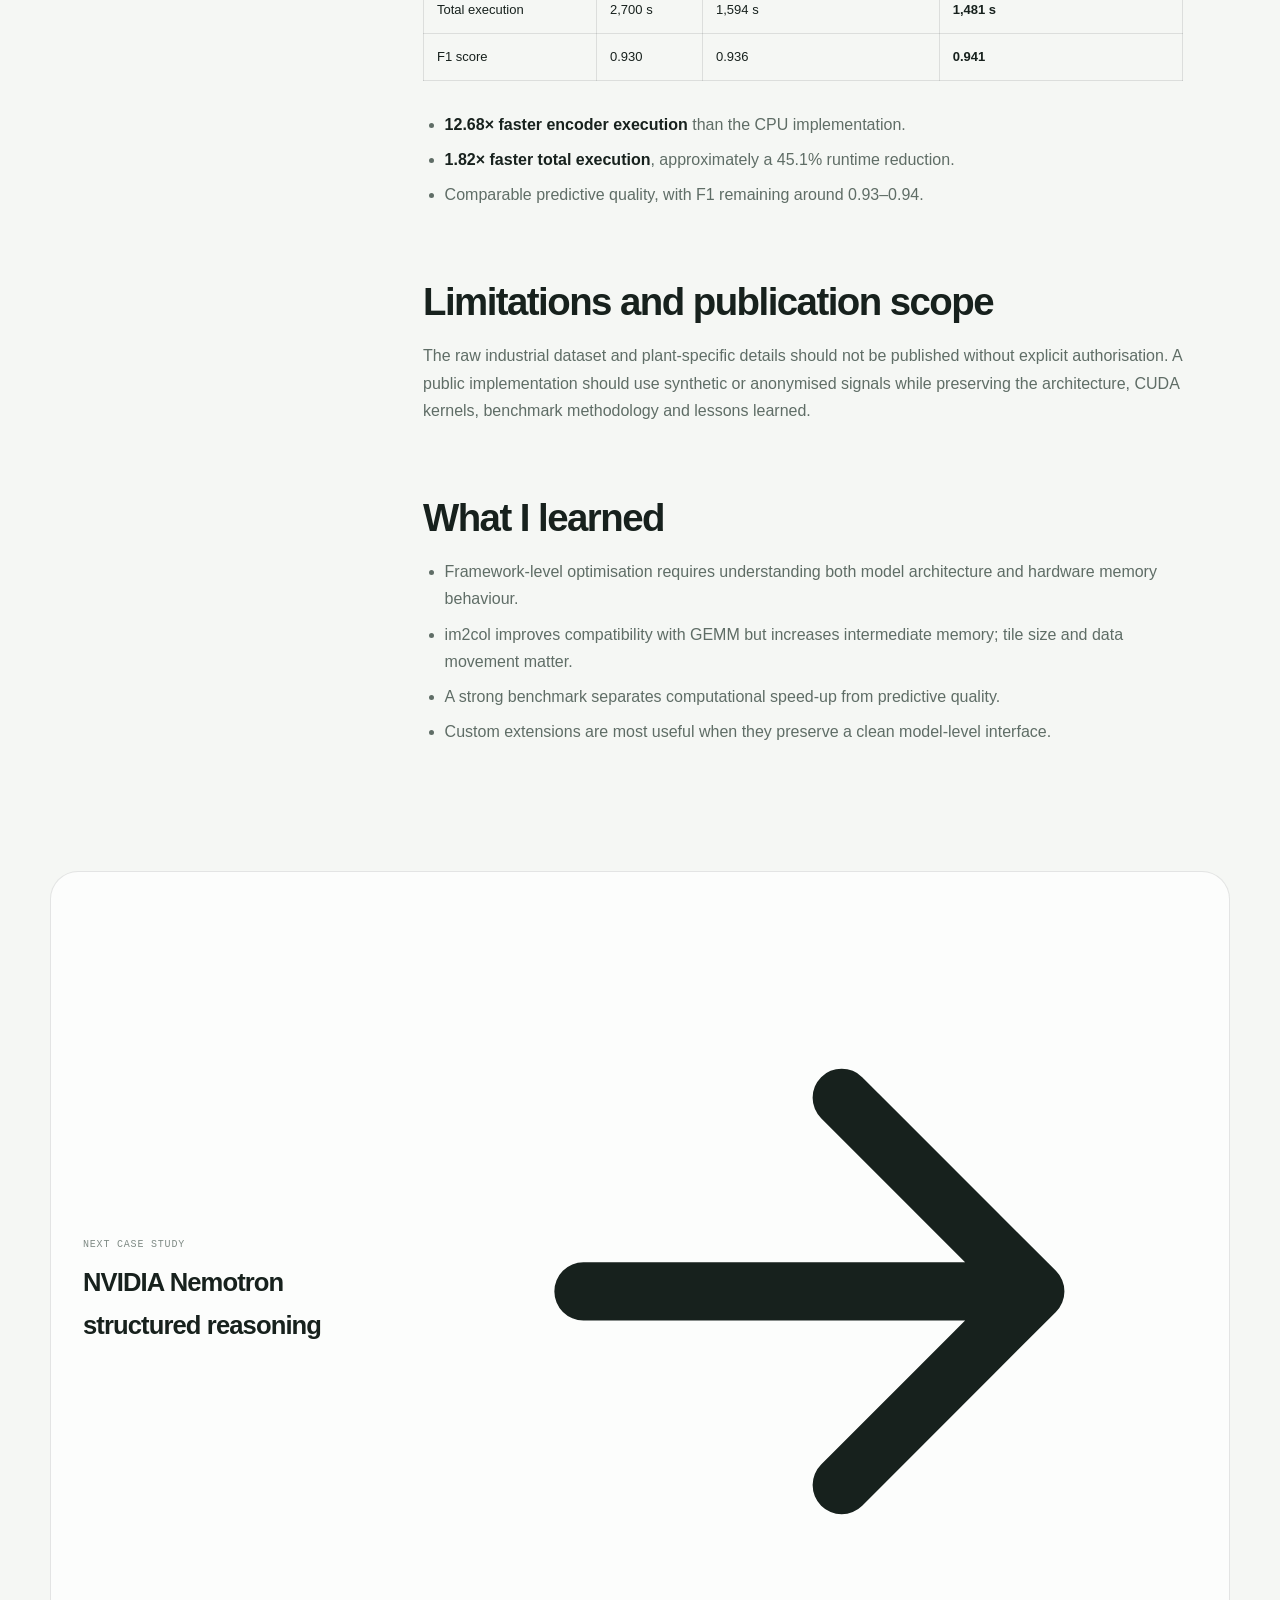
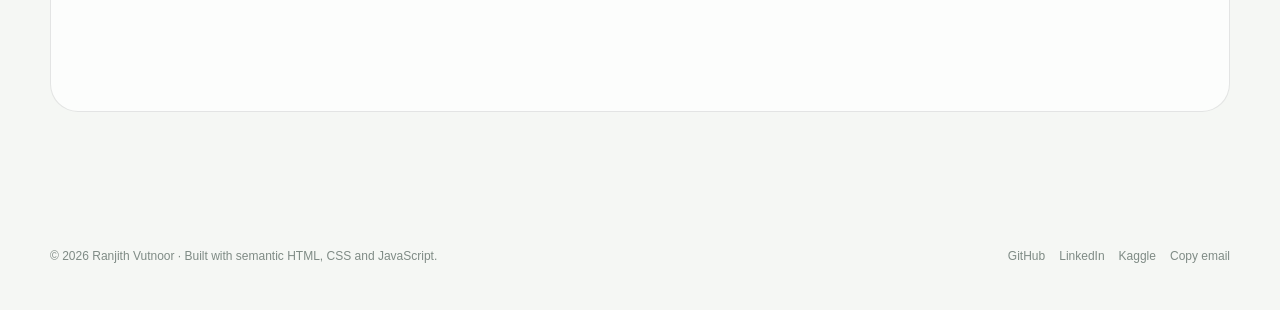
<file: case-studies/cuda-mscred.html>
<!doctype html>
<html lang="en" data-theme="light">
<head>
  <meta charset="utf-8">
  <meta name="viewport" content="width=device-width, initial-scale=1">
  <title>GPU-accelerated industrial anomaly detection — Ranjith Vutnoor</title>
  <meta name="description" content="IIT Bhilai M.Tech research combining MSCRED, ConvLSTM, time-series anomaly detection, CUDA programming, im2col/GEMM and a custom PyTorch extension.">
  <meta name="author" content="Ranjith Vutnoor">
  <meta name="theme-color" content="#1d5b4c">
  <meta name="color-scheme" content="light dark">
  <link rel="canonical" href="https://ranjithvutnoor.github.io/portfolio/case-studies/cuda-mscred.html">
  <link rel="icon" href="../assets/images/favicon.svg" type="image/svg+xml">
  <link rel="manifest" href="../site.webmanifest">
  <link rel="preload" href="../assets/css/styles.css" as="style">
  <link rel="stylesheet" href="../assets/css/styles.css">
  <meta property="og:type" content="website">
  <meta property="og:title" content="GPU-accelerated industrial anomaly detection — Ranjith Vutnoor">
  <meta property="og:description" content="IIT Bhilai M.Tech research combining MSCRED, ConvLSTM, time-series anomaly detection, CUDA programming, im2col/GEMM and a custom PyTorch extension.">
  <meta property="og:url" content="https://ranjithvutnoor.github.io/portfolio/case-studies/cuda-mscred.html">
  <meta property="og:image" content="https://ranjithvutnoor.github.io/portfolio/assets/images/og-card.png">
  <meta property="og:image:width" content="1200">
  <meta property="og:image:height" content="630">
  <meta name="twitter:card" content="summary_large_image">
  <meta name="twitter:title" content="GPU-accelerated industrial anomaly detection — Ranjith Vutnoor">
  <meta name="twitter:description" content="IIT Bhilai M.Tech research combining MSCRED, ConvLSTM, time-series anomaly detection, CUDA programming, im2col/GEMM and a custom PyTorch extension.">
  <meta name="twitter:image" content="https://ranjithvutnoor.github.io/portfolio/assets/images/og-card.png">
  
  <script>
    (function() {
      try {
        var stored = localStorage.getItem('portfolio-theme');
        var theme = stored || (window.matchMedia('(prefers-color-scheme: dark)').matches ? 'dark' : 'light');
        document.documentElement.dataset.theme = theme;
      } catch (e) {}
    })();
  </script>
</head>
<body data-base="..">
<a class="skip-link" href="#main-content">Skip to main content</a>
<div class="scroll-progress" aria-hidden="true"></div>
<header class="site-header">
  <div class="container nav-shell">
    <a class="brand" href="../index.html" aria-label="Ranjith Vutnoor — home">
      <span class="brand-mark" aria-hidden="true">RV</span>
      <span class="brand-label">Ranjith Vutnoor</span>
    </a>
    <nav class="desktop-nav" aria-label="Primary navigation"><a class="nav-link" href="../index.html">Home</a><a class="nav-link" href="../index.html#work" aria-current="page">Work</a><a class="nav-link" href="../index.html#experience">Experience</a><a class="nav-link" href="../writing.html">Writing</a></nav>
    <div class="nav-actions">
      <button class="icon-button command-trigger" type="button" data-command-trigger aria-label="Open command palette" title="Search and navigate (Ctrl/⌘ K)">
        <svg aria-hidden="true" class="" viewBox="0 0 24 24" fill="none" stroke="currentColor" stroke-width="1.8" stroke-linecap="round" stroke-linejoin="round"><circle cx="11" cy="11" r="7"/><path d="m20 20-4-4"/></svg>
      </button>
      <button class="icon-button" type="button" data-theme-toggle aria-label="Switch theme" title="Switch theme">
        <svg data-theme-icon aria-hidden="true" viewBox="0 0 24 24" fill="none" stroke="currentColor" stroke-width="1.8" stroke-linecap="round" stroke-linejoin="round"><path d="M21 12.79A9 9 0 1 1 11.21 3 7 7 0 0 0 21 12.79Z"/></svg>
      </button>
      <button class="icon-button menu-button" type="button" data-menu-toggle aria-controls="mobile-navigation" aria-expanded="false" aria-label="Open navigation menu">
        <svg aria-hidden="true" class="" viewBox="0 0 24 24" fill="none" stroke="currentColor" stroke-width="1.8" stroke-linecap="round" stroke-linejoin="round"><path d="M4 7h16M4 12h16M4 17h16"/></svg>
      </button>
    </div>
  </div>
</header>
<nav class="mobile-panel" id="mobile-navigation" data-mobile-panel aria-label="Mobile navigation"><a class="nav-link" href="../index.html">Home</a><a class="nav-link" href="../index.html#work" aria-current="page">Work</a><a class="nav-link" href="../index.html#experience">Experience</a><a class="nav-link" href="../writing.html">Writing</a></nav>
<main id="main-content">
  <section class="case-hero">
    <div class="container">
      <nav class="breadcrumbs" aria-label="Breadcrumb"><a href="../index.html">Home</a><span>/</span><a href="../index.html#work">Work</a><span>/</span><span aria-current="page">GPU-accelerated industrial anomaly detection</span></nav>
      <h1 class="case-title">GPU-accelerated industrial anomaly detection</h1>
      <p class="case-lead">IIT Bhilai M.Tech research combining MSCRED, ConvLSTM, time-series anomaly detection, CUDA programming, im2col/GEMM and a custom PyTorch extension.</p>
      <div class="case-facts"><div class="case-fact"><div class="case-fact-label">Institution</div><div class="case-fact-value">IIT Bhilai</div></div><div class="case-fact"><div class="case-fact-label">Research</div><div class="case-fact-value">Industrial time series</div></div><div class="case-fact"><div class="case-fact-label">Acceleration</div><div class="case-fact-value">CUDA · im2col · GEMM</div></div><div class="case-fact"><div class="case-fact-label">Result</div><div class="case-fact-value">12.68× encoder speed-up</div></div></div>
      <figure class="case-cover"><img src="../assets/images/cuda-grid.svg" alt="" width="1200" height="630"></figure>
    </div>
  </section>
  <div class="case-body">
    <aside class="case-nav" aria-label="Case study sections"><p class="case-nav-title">On this page</p><a href="#problem">Problem</a><a href="#framework">MSCRED</a><a href="#bottleneck">Bottleneck</a><a href="#cuda">CUDA approach</a><a href="#results">Results</a><a href="#limits">Limits</a><a href="#lessons">Lessons</a></aside>
    <article class="prose">
<h2 id="problem">Research problem</h2>
<p>Industrial plants generate large volumes of multivariate sensor data. The thesis explored anomaly detection for a bar and rod mill, including HMD flickering, looper behaviour, overshoot, undershoot and cobble-related patterns. The analysis covered approximately <strong>1,860 PLC signals</strong>.</p>
<p>The work combined domain-specific signal analysis with a multivariate deep-learning framework. Univariate procedures used operational periods, moving averages, lags and percentage deviation; multivariate detection used reconstruction error from an MSCRED-style architecture.</p>
<h2 id="framework">MSCRED framework</h2>
<p>MSCRED models correlations among signals through signature matrices at multiple temporal scales. A convolutional encoder extracts spatial relationships, ConvLSTM layers model temporal behaviour and a decoder reconstructs the expected signal-correlation structure. Large reconstruction errors indicate anomalous behaviour.</p>
<div class="architecture-flow"><div class="flow-step"><strong>Signals</strong>Multivariate industrial time series.</div><div class="flow-step"><strong>Signature matrices</strong>Multi-scale inter-signal correlations.</div><div class="flow-step"><strong>CNN encoder</strong>Spatial feature extraction.</div><div class="flow-step"><strong>ConvLSTM</strong>Temporal dependencies.</div><div class="flow-step"><strong>Decoder</strong>Reconstruction-based anomaly score.</div></div>
<h2 id="bottleneck">Performance bottleneck</h2>
<p>Training and inference involved repeated convolution operations across the encoder, ConvLSTM and decoder. I profiled this path and investigated a GPU implementation rather than treating the framework as a black box.</p>
<h2 id="cuda">CUDA, im2col and GEMM</h2>
<p>Conv2D was transformed into a matrix-multiplication problem using <strong>lowering/im2col</strong>. Each local convolution window is expanded into a row or column of a larger matrix, allowing the core computation to be expressed as GEMM.</p>
<p>I implemented CUDA-based parallel matrix multiplication and compared two GPU paths:</p>
<ul><li>A global-memory implementation.</li><li>A tiled implementation using GPU shared memory to reduce repeated high-latency global-memory access.</li></ul>
<p>The GPU path was integrated through a <strong>custom PyTorch extension</strong>, allowing model components to invoke the accelerated computation from the Python training workflow.</p>
<h2 id="results">Benchmark results</h2>
<p>The reported benchmark used 36,000 data points, 30 features, batch size 128 and 32 threads on an NVIDIA RTX A6000 GPU.</p>
<table><thead><tr><th>Component</th><th>CPU</th><th>GPU: global memory</th><th>GPU: shared memory</th></tr></thead><tbody><tr><td>Encoder</td><td>300 s</td><td>27.492 s</td><td><strong>23.664 s</strong></td></tr><tr><td>ConvLSTM</td><td>1,200 s</td><td>909.208 s</td><td><strong>847.260 s</strong></td></tr><tr><td>Total execution</td><td>2,700 s</td><td>1,594 s</td><td><strong>1,481 s</strong></td></tr><tr><td>F1 score</td><td>0.930</td><td>0.936</td><td><strong>0.941</strong></td></tr></tbody></table>
<ul><li><strong>12.68× faster encoder execution</strong> than the CPU implementation.</li><li><strong>1.82× faster total execution</strong>, approximately a 45.1% runtime reduction.</li><li>Comparable predictive quality, with F1 remaining around 0.93–0.94.</li></ul>
<h2 id="limits">Limitations and publication scope</h2>
<p>The raw industrial dataset and plant-specific details should not be published without explicit authorisation. A public implementation should use synthetic or anonymised signals while preserving the architecture, CUDA kernels, benchmark methodology and lessons learned.</p>
<h2 id="lessons">What I learned</h2>
<ul><li>Framework-level optimisation requires understanding both model architecture and hardware memory behaviour.</li><li>im2col improves compatibility with GEMM but increases intermediate memory; tile size and data movement matter.</li><li>A strong benchmark separates computational speed-up from predictive quality.</li><li>Custom extensions are most useful when they preserve a clean model-level interface.</li></ul>
</article>
  </div>
  <section class="next-project"><div class="container"><a class="next-project-card" href="./nemotron.html"><div><small>Next case study</small><h2>NVIDIA Nemotron structured reasoning</h2></div><svg aria-hidden="true" class="" viewBox="0 0 24 24" fill="none" stroke="currentColor" stroke-width="1.8" stroke-linecap="round" stroke-linejoin="round"><path d="M5 12h14M13 6l6 6-6 6"/></svg></a></div></section>
</main>

<footer class="site-footer">
  <div class="container footer-inner">
    <div>© <span data-current-year>2026</span> Ranjith Vutnoor · Built with semantic HTML, CSS and JavaScript.</div>
    <div class="footer-links">
      <a href="https://github.com/ranjithvutnoor" target="_blank" rel="noreferrer">GitHub</a>
      <a href="https://www.linkedin.com/in/ranjithvutnoor/" target="_blank" rel="noreferrer">LinkedIn</a>
      <a href="https://www.kaggle.com/ranjithvutnoor" target="_blank" rel="noreferrer">Kaggle</a>
      <button type="button" data-copy-email style="border:0;background:transparent;color:inherit;padding:0;cursor:pointer">Copy email</button>
    </div>
  </div>
</footer>
<div class="command-overlay" data-command-overlay aria-hidden="true">
  <div class="command-dialog" data-command-dialog role="dialog" aria-modal="true" aria-label="Command palette">
    <div class="command-search"><svg aria-hidden="true" class="" viewBox="0 0 24 24" fill="none" stroke="currentColor" stroke-width="1.8" stroke-linecap="round" stroke-linejoin="round"><circle cx="11" cy="11" r="7"/><path d="m20 20-4-4"/></svg><input data-command-input type="search" placeholder="Search pages and actions…" aria-label="Search commands"></div>
    <div class="command-results" data-command-results></div>
    <div class="command-footer"><span><kbd>↑</kbd> <kbd>↓</kbd> navigate</span><span><kbd>Enter</kbd> open · <kbd>Esc</kbd> close</span></div>
  </div>
</div>
<div class="toast" data-toast role="status" aria-live="polite"></div>
<script src="../assets/js/main.js" defer></script>
</body>
</html>
</file>
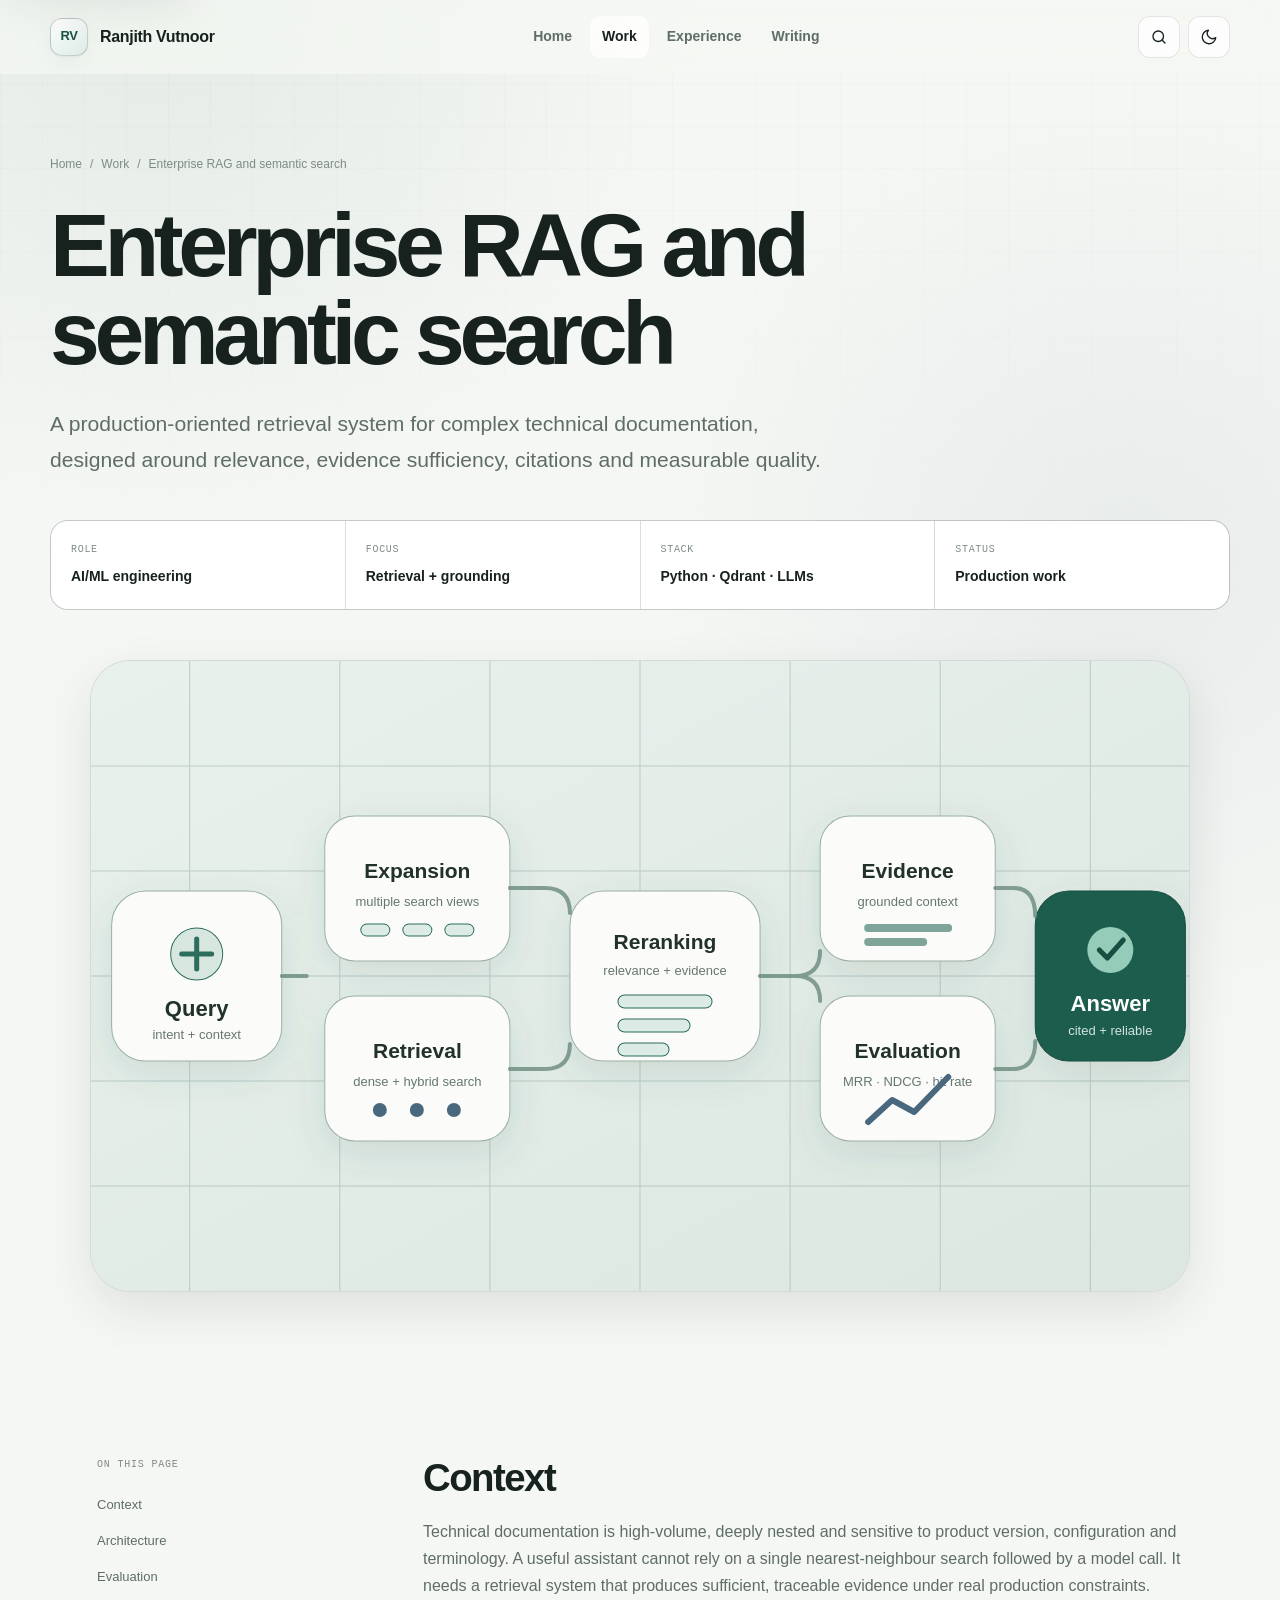
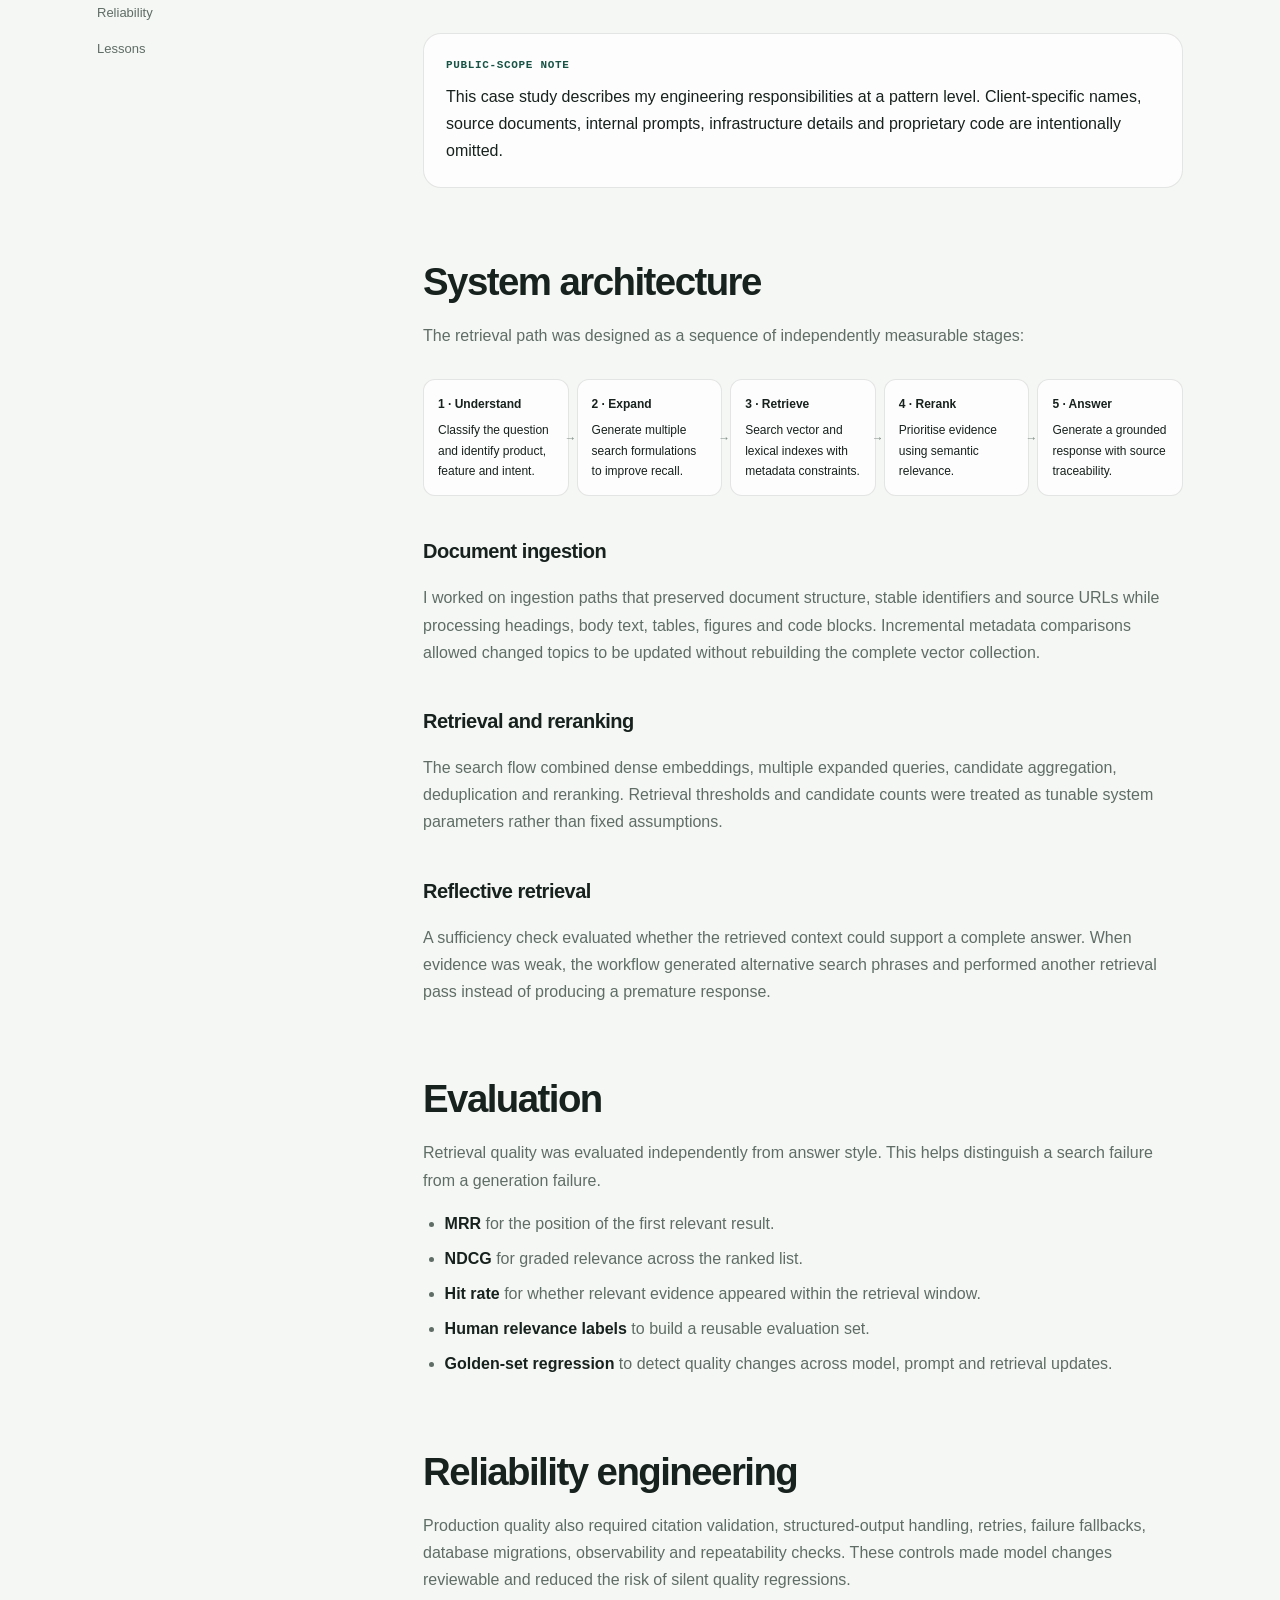
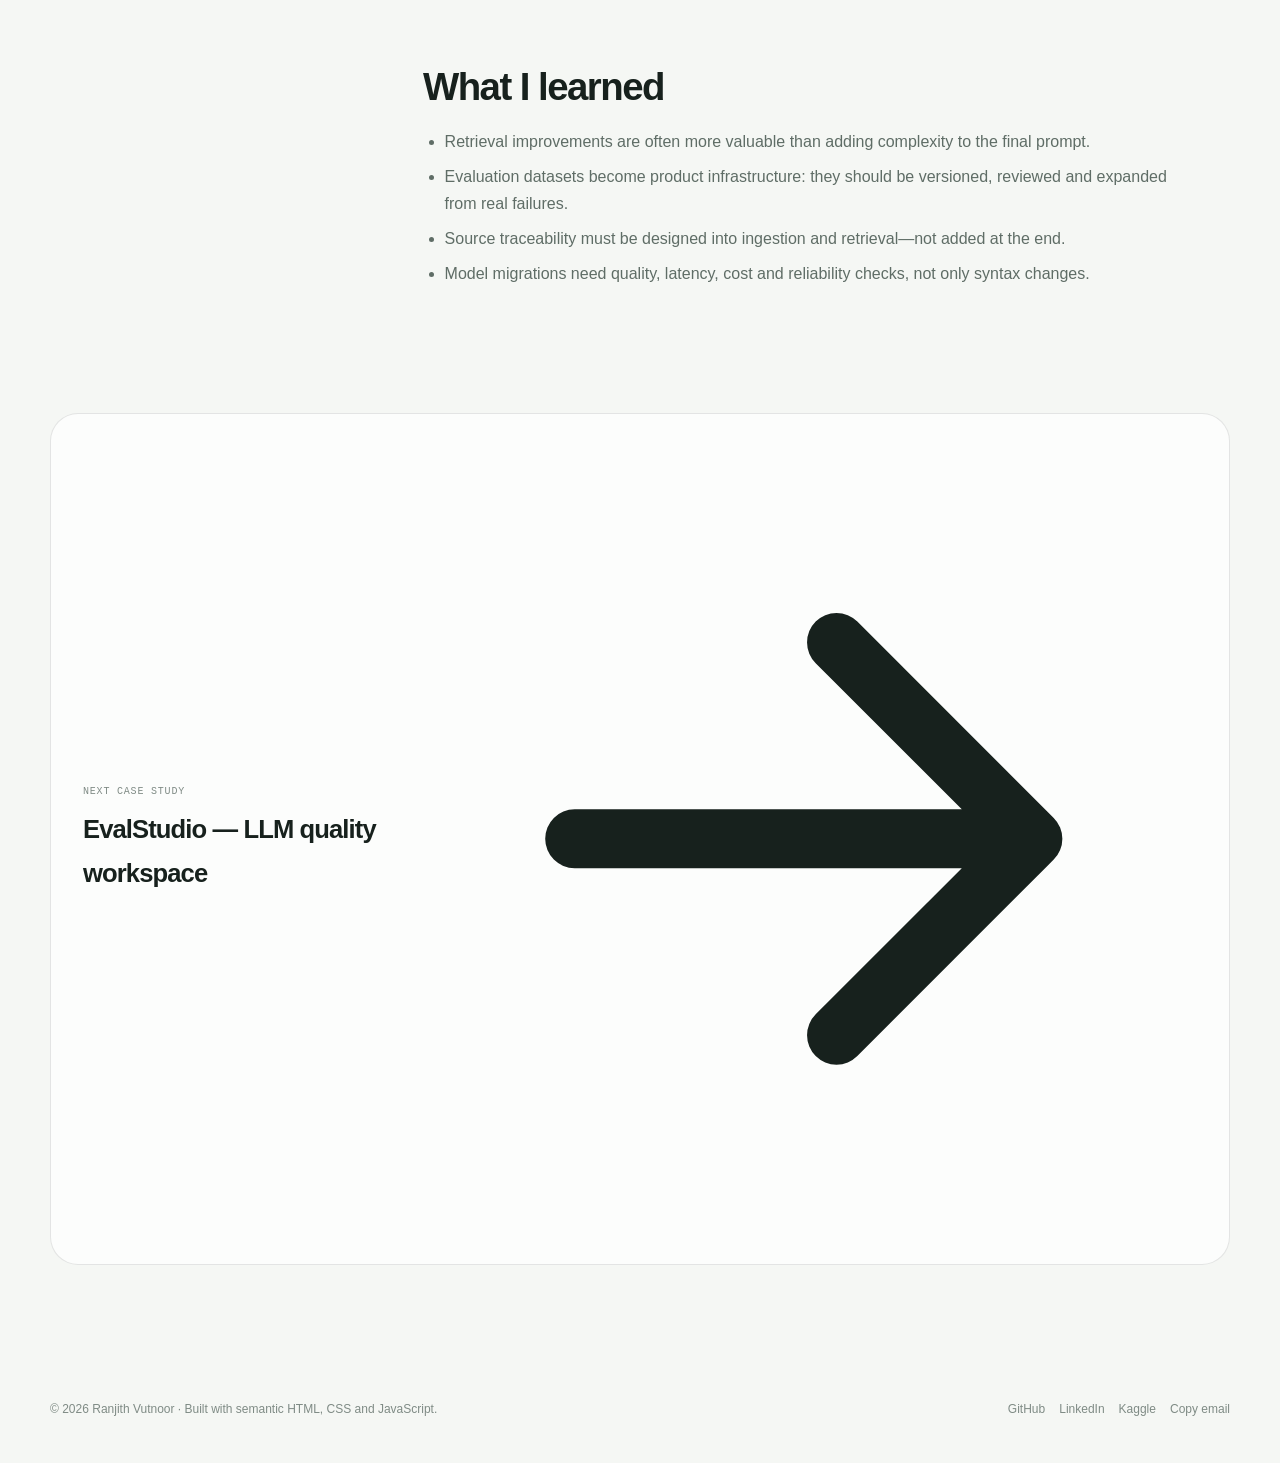
<file: case-studies/enterprise-rag.html>
<!doctype html>
<html lang="en" data-theme="light">
<head>
  <meta charset="utf-8">
  <meta name="viewport" content="width=device-width, initial-scale=1">
  <title>Enterprise RAG and semantic search — Ranjith Vutnoor</title>
  <meta name="description" content="A production-oriented retrieval system for complex technical documentation, designed around relevance, evidence sufficiency, citations and measurable quality.">
  <meta name="author" content="Ranjith Vutnoor">
  <meta name="theme-color" content="#1d5b4c">
  <meta name="color-scheme" content="light dark">
  <link rel="canonical" href="https://ranjithvutnoor.github.io/portfolio/case-studies/enterprise-rag.html">
  <link rel="icon" href="../assets/images/favicon.svg" type="image/svg+xml">
  <link rel="manifest" href="../site.webmanifest">
  <link rel="preload" href="../assets/css/styles.css" as="style">
  <link rel="stylesheet" href="../assets/css/styles.css">
  <meta property="og:type" content="website">
  <meta property="og:title" content="Enterprise RAG and semantic search — Ranjith Vutnoor">
  <meta property="og:description" content="A production-oriented retrieval system for complex technical documentation, designed around relevance, evidence sufficiency, citations and measurable quality.">
  <meta property="og:url" content="https://ranjithvutnoor.github.io/portfolio/case-studies/enterprise-rag.html">
  <meta property="og:image" content="https://ranjithvutnoor.github.io/portfolio/assets/images/og-card.png">
  <meta property="og:image:width" content="1200">
  <meta property="og:image:height" content="630">
  <meta name="twitter:card" content="summary_large_image">
  <meta name="twitter:title" content="Enterprise RAG and semantic search — Ranjith Vutnoor">
  <meta name="twitter:description" content="A production-oriented retrieval system for complex technical documentation, designed around relevance, evidence sufficiency, citations and measurable quality.">
  <meta name="twitter:image" content="https://ranjithvutnoor.github.io/portfolio/assets/images/og-card.png">
  
  <script>
    (function() {
      try {
        var stored = localStorage.getItem('portfolio-theme');
        var theme = stored || (window.matchMedia('(prefers-color-scheme: dark)').matches ? 'dark' : 'light');
        document.documentElement.dataset.theme = theme;
      } catch (e) {}
    })();
  </script>
</head>
<body data-base="..">
<a class="skip-link" href="#main-content">Skip to main content</a>
<div class="scroll-progress" aria-hidden="true"></div>
<header class="site-header">
  <div class="container nav-shell">
    <a class="brand" href="../index.html" aria-label="Ranjith Vutnoor — home">
      <span class="brand-mark" aria-hidden="true">RV</span>
      <span class="brand-label">Ranjith Vutnoor</span>
    </a>
    <nav class="desktop-nav" aria-label="Primary navigation"><a class="nav-link" href="../index.html">Home</a><a class="nav-link" href="../index.html#work" aria-current="page">Work</a><a class="nav-link" href="../index.html#experience">Experience</a><a class="nav-link" href="../writing.html">Writing</a></nav>
    <div class="nav-actions">
      <button class="icon-button command-trigger" type="button" data-command-trigger aria-label="Open command palette" title="Search and navigate (Ctrl/⌘ K)">
        <svg aria-hidden="true" class="" viewBox="0 0 24 24" fill="none" stroke="currentColor" stroke-width="1.8" stroke-linecap="round" stroke-linejoin="round"><circle cx="11" cy="11" r="7"/><path d="m20 20-4-4"/></svg>
      </button>
      <button class="icon-button" type="button" data-theme-toggle aria-label="Switch theme" title="Switch theme">
        <svg data-theme-icon aria-hidden="true" viewBox="0 0 24 24" fill="none" stroke="currentColor" stroke-width="1.8" stroke-linecap="round" stroke-linejoin="round"><path d="M21 12.79A9 9 0 1 1 11.21 3 7 7 0 0 0 21 12.79Z"/></svg>
      </button>
      <button class="icon-button menu-button" type="button" data-menu-toggle aria-controls="mobile-navigation" aria-expanded="false" aria-label="Open navigation menu">
        <svg aria-hidden="true" class="" viewBox="0 0 24 24" fill="none" stroke="currentColor" stroke-width="1.8" stroke-linecap="round" stroke-linejoin="round"><path d="M4 7h16M4 12h16M4 17h16"/></svg>
      </button>
    </div>
  </div>
</header>
<nav class="mobile-panel" id="mobile-navigation" data-mobile-panel aria-label="Mobile navigation"><a class="nav-link" href="../index.html">Home</a><a class="nav-link" href="../index.html#work" aria-current="page">Work</a><a class="nav-link" href="../index.html#experience">Experience</a><a class="nav-link" href="../writing.html">Writing</a></nav>
<main id="main-content">
  <section class="case-hero">
    <div class="container">
      <nav class="breadcrumbs" aria-label="Breadcrumb"><a href="../index.html">Home</a><span>/</span><a href="../index.html#work">Work</a><span>/</span><span aria-current="page">Enterprise RAG and semantic search</span></nav>
      <h1 class="case-title">Enterprise RAG and semantic search</h1>
      <p class="case-lead">A production-oriented retrieval system for complex technical documentation, designed around relevance, evidence sufficiency, citations and measurable quality.</p>
      <div class="case-facts"><div class="case-fact"><div class="case-fact-label">Role</div><div class="case-fact-value">AI/ML engineering</div></div><div class="case-fact"><div class="case-fact-label">Focus</div><div class="case-fact-value">Retrieval + grounding</div></div><div class="case-fact"><div class="case-fact-label">Stack</div><div class="case-fact-value">Python · Qdrant · LLMs</div></div><div class="case-fact"><div class="case-fact-label">Status</div><div class="case-fact-value">Production work</div></div></div>
      <figure class="case-cover"><img src="../assets/images/rag-architecture.svg" alt="" width="1200" height="630"></figure>
    </div>
  </section>
  <div class="case-body">
    <aside class="case-nav" aria-label="Case study sections"><p class="case-nav-title">On this page</p><a href="#context">Context</a><a href="#architecture">Architecture</a><a href="#evaluation">Evaluation</a><a href="#reliability">Reliability</a><a href="#lessons">Lessons</a></aside>
    <article class="prose">
<h2 id="context">Context</h2>
<p>Technical documentation is high-volume, deeply nested and sensitive to product version, configuration and terminology. A useful assistant cannot rely on a single nearest-neighbour search followed by a model call. It needs a retrieval system that produces sufficient, traceable evidence under real production constraints.</p>
<div class="callout"><span class="callout-title">Public-scope note</span>This case study describes my engineering responsibilities at a pattern level. Client-specific names, source documents, internal prompts, infrastructure details and proprietary code are intentionally omitted.</div>
<h2 id="architecture">System architecture</h2>
<p>The retrieval path was designed as a sequence of independently measurable stages:</p>
<div class="architecture-flow"><div class="flow-step"><strong>1 · Understand</strong>Classify the question and identify product, feature and intent.</div><div class="flow-step"><strong>2 · Expand</strong>Generate multiple search formulations to improve recall.</div><div class="flow-step"><strong>3 · Retrieve</strong>Search vector and lexical indexes with metadata constraints.</div><div class="flow-step"><strong>4 · Rerank</strong>Prioritise evidence using semantic relevance.</div><div class="flow-step"><strong>5 · Answer</strong>Generate a grounded response with source traceability.</div></div>
<h3>Document ingestion</h3>
<p>I worked on ingestion paths that preserved document structure, stable identifiers and source URLs while processing headings, body text, tables, figures and code blocks. Incremental metadata comparisons allowed changed topics to be updated without rebuilding the complete vector collection.</p>
<h3>Retrieval and reranking</h3>
<p>The search flow combined dense embeddings, multiple expanded queries, candidate aggregation, deduplication and reranking. Retrieval thresholds and candidate counts were treated as tunable system parameters rather than fixed assumptions.</p>
<h3>Reflective retrieval</h3>
<p>A sufficiency check evaluated whether the retrieved context could support a complete answer. When evidence was weak, the workflow generated alternative search phrases and performed another retrieval pass instead of producing a premature response.</p>
<h2 id="evaluation">Evaluation</h2>
<p>Retrieval quality was evaluated independently from answer style. This helps distinguish a search failure from a generation failure.</p>
<ul><li><strong>MRR</strong> for the position of the first relevant result.</li><li><strong>NDCG</strong> for graded relevance across the ranked list.</li><li><strong>Hit rate</strong> for whether relevant evidence appeared within the retrieval window.</li><li><strong>Human relevance labels</strong> to build a reusable evaluation set.</li><li><strong>Golden-set regression</strong> to detect quality changes across model, prompt and retrieval updates.</li></ul>
<h2 id="reliability">Reliability engineering</h2>
<p>Production quality also required citation validation, structured-output handling, retries, failure fallbacks, database migrations, observability and repeatability checks. These controls made model changes reviewable and reduced the risk of silent quality regressions.</p>
<h2 id="lessons">What I learned</h2>
<ul><li>Retrieval improvements are often more valuable than adding complexity to the final prompt.</li><li>Evaluation datasets become product infrastructure: they should be versioned, reviewed and expanded from real failures.</li><li>Source traceability must be designed into ingestion and retrieval—not added at the end.</li><li>Model migrations need quality, latency, cost and reliability checks, not only syntax changes.</li></ul>
</article>
  </div>
  <section class="next-project"><div class="container"><a class="next-project-card" href="./evalstudio.html"><div><small>Next case study</small><h2>EvalStudio — LLM quality workspace</h2></div><svg aria-hidden="true" class="" viewBox="0 0 24 24" fill="none" stroke="currentColor" stroke-width="1.8" stroke-linecap="round" stroke-linejoin="round"><path d="M5 12h14M13 6l6 6-6 6"/></svg></a></div></section>
</main>

<footer class="site-footer">
  <div class="container footer-inner">
    <div>© <span data-current-year>2026</span> Ranjith Vutnoor · Built with semantic HTML, CSS and JavaScript.</div>
    <div class="footer-links">
      <a href="https://github.com/ranjithvutnoor" target="_blank" rel="noreferrer">GitHub</a>
      <a href="https://www.linkedin.com/in/ranjithvutnoor/" target="_blank" rel="noreferrer">LinkedIn</a>
      <a href="https://www.kaggle.com/ranjithvutnoor" target="_blank" rel="noreferrer">Kaggle</a>
      <button type="button" data-copy-email style="border:0;background:transparent;color:inherit;padding:0;cursor:pointer">Copy email</button>
    </div>
  </div>
</footer>
<div class="command-overlay" data-command-overlay aria-hidden="true">
  <div class="command-dialog" data-command-dialog role="dialog" aria-modal="true" aria-label="Command palette">
    <div class="command-search"><svg aria-hidden="true" class="" viewBox="0 0 24 24" fill="none" stroke="currentColor" stroke-width="1.8" stroke-linecap="round" stroke-linejoin="round"><circle cx="11" cy="11" r="7"/><path d="m20 20-4-4"/></svg><input data-command-input type="search" placeholder="Search pages and actions…" aria-label="Search commands"></div>
    <div class="command-results" data-command-results></div>
    <div class="command-footer"><span><kbd>↑</kbd> <kbd>↓</kbd> navigate</span><span><kbd>Enter</kbd> open · <kbd>Esc</kbd> close</span></div>
  </div>
</div>
<div class="toast" data-toast role="status" aria-live="polite"></div>
<script src="../assets/js/main.js" defer></script>
</body>
</html>
</file>
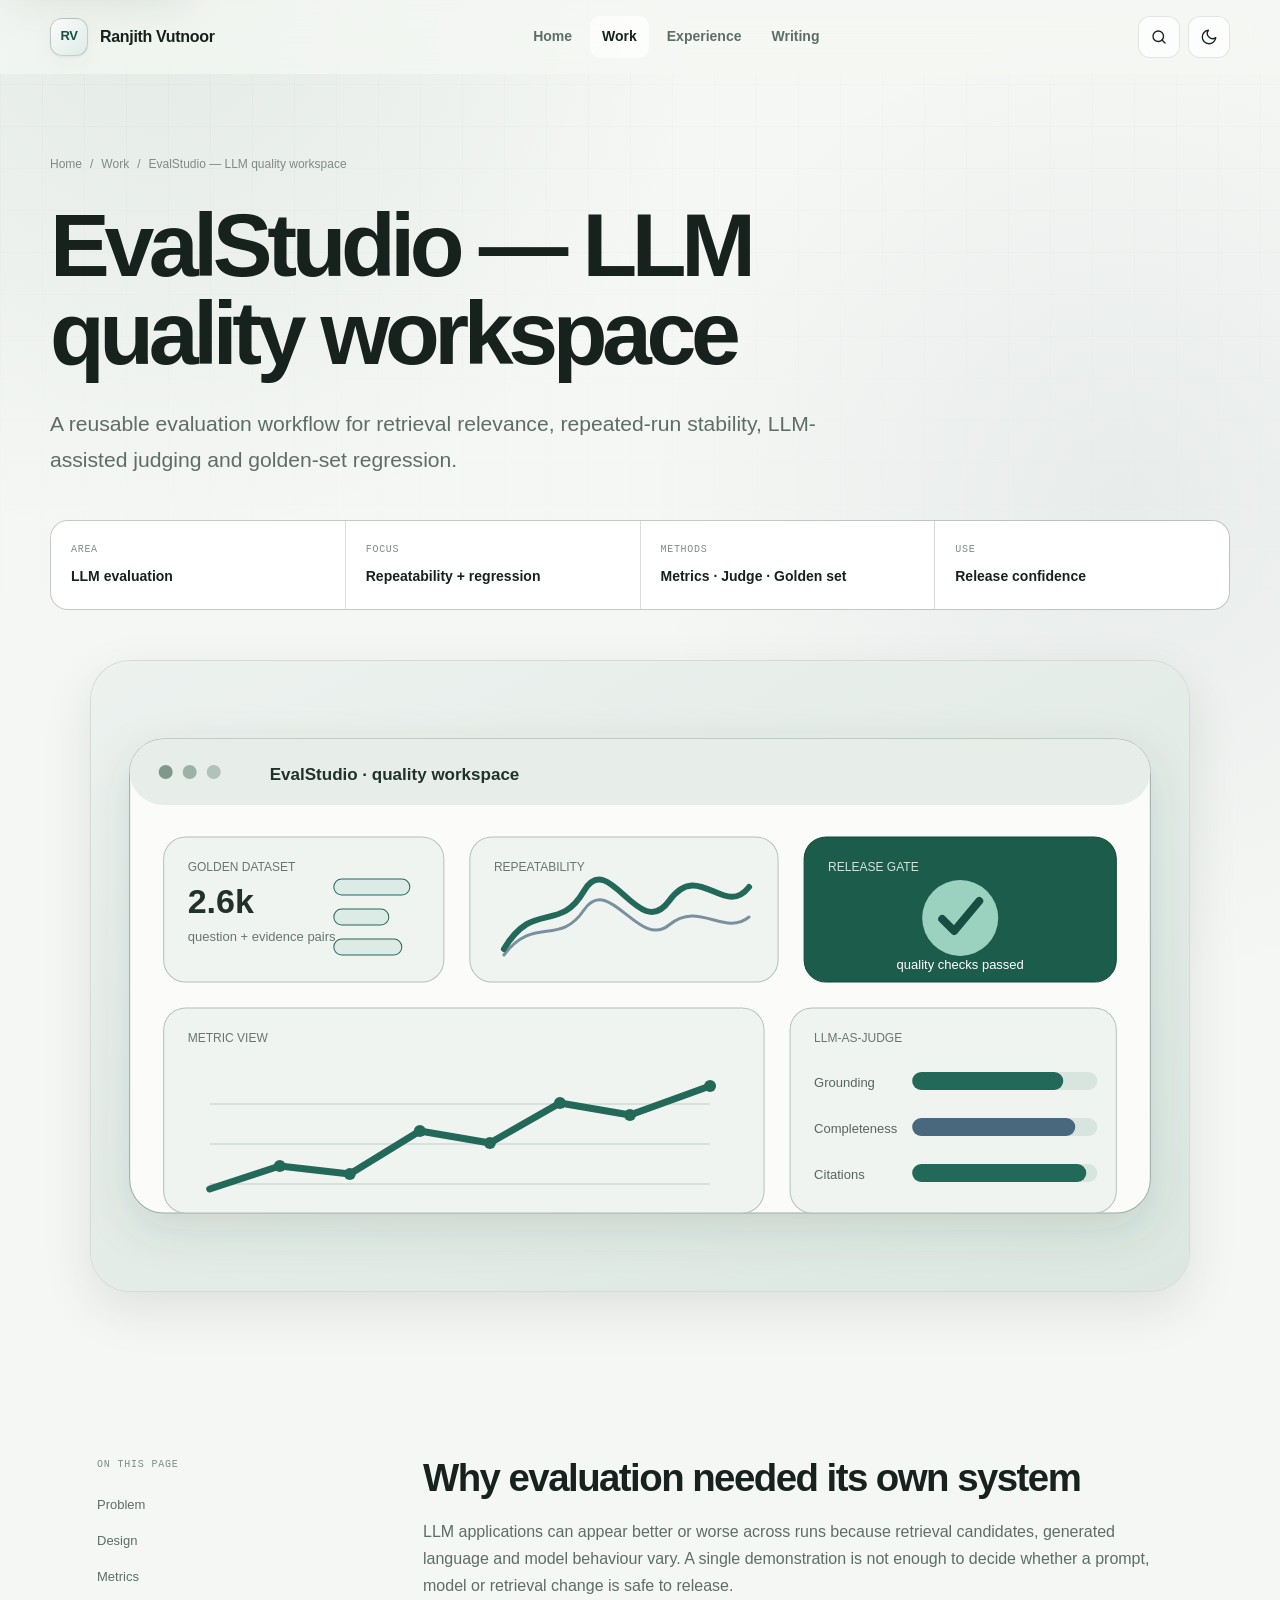
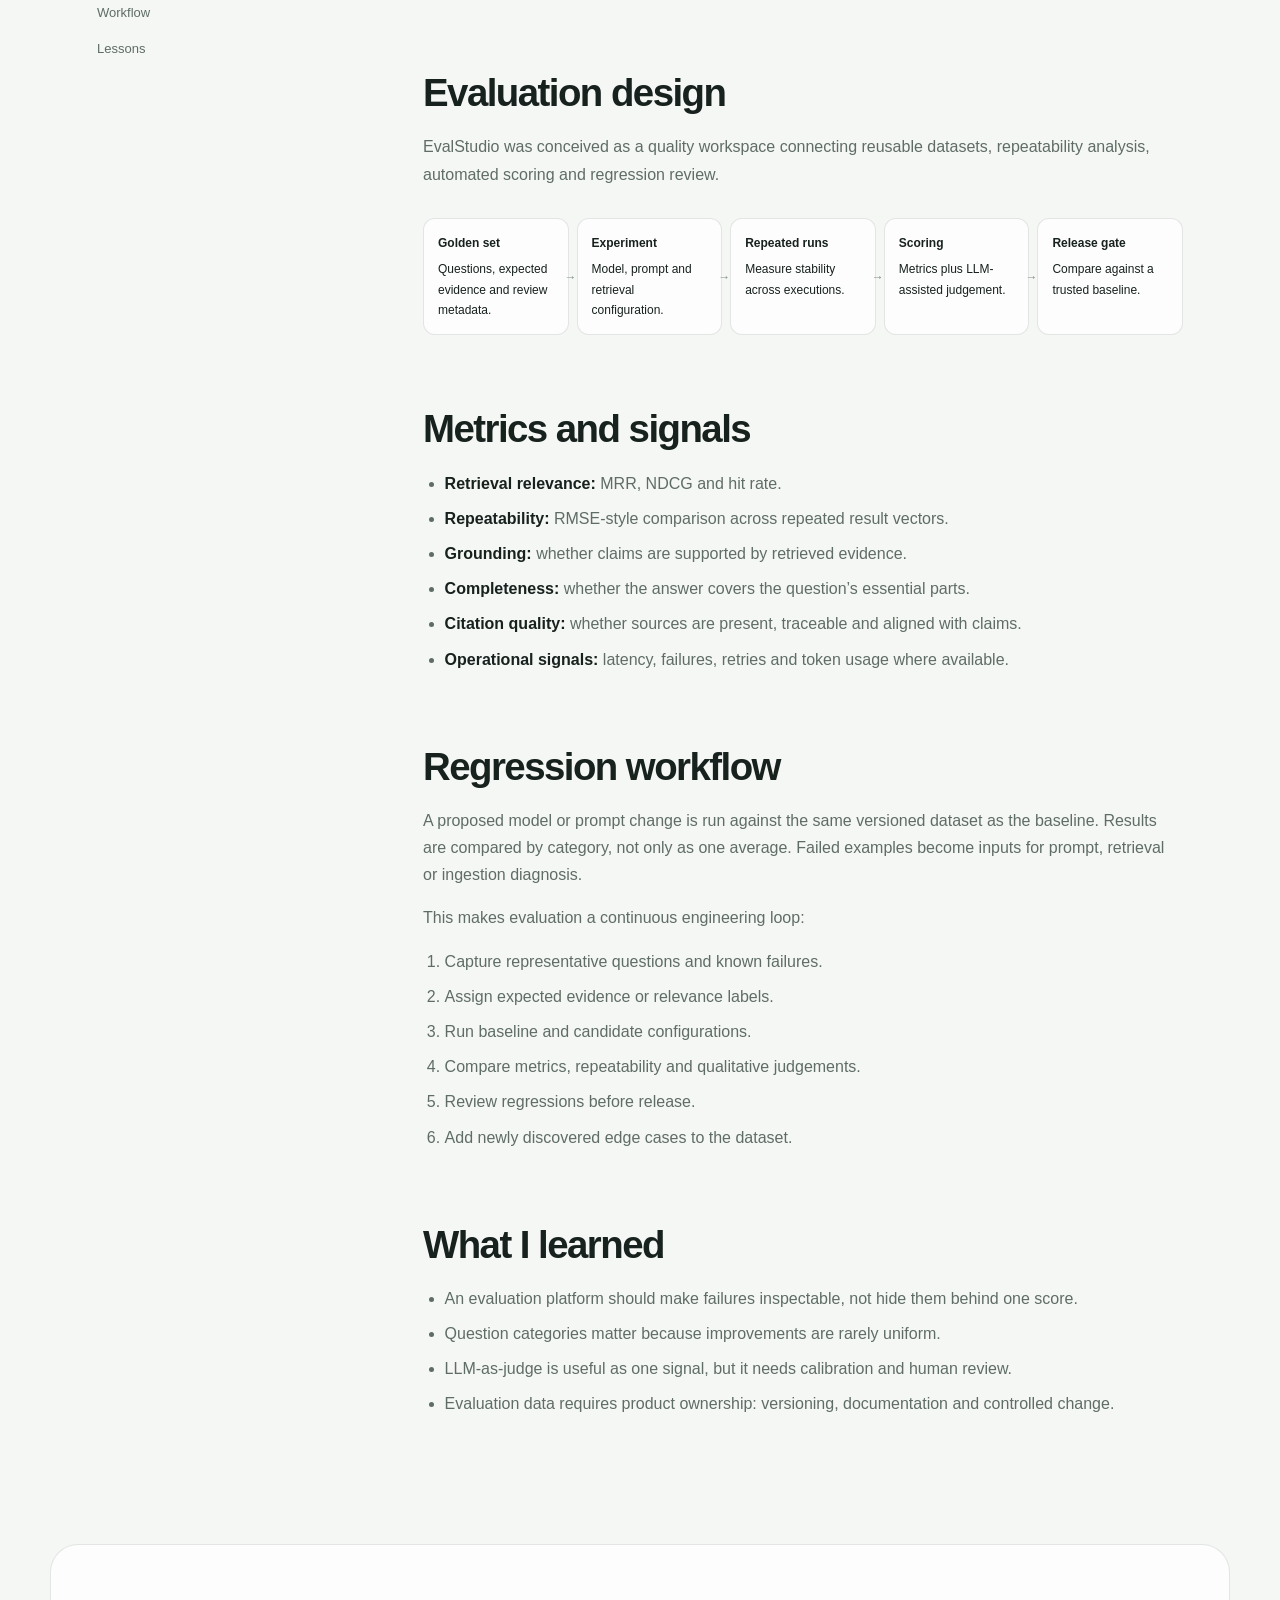
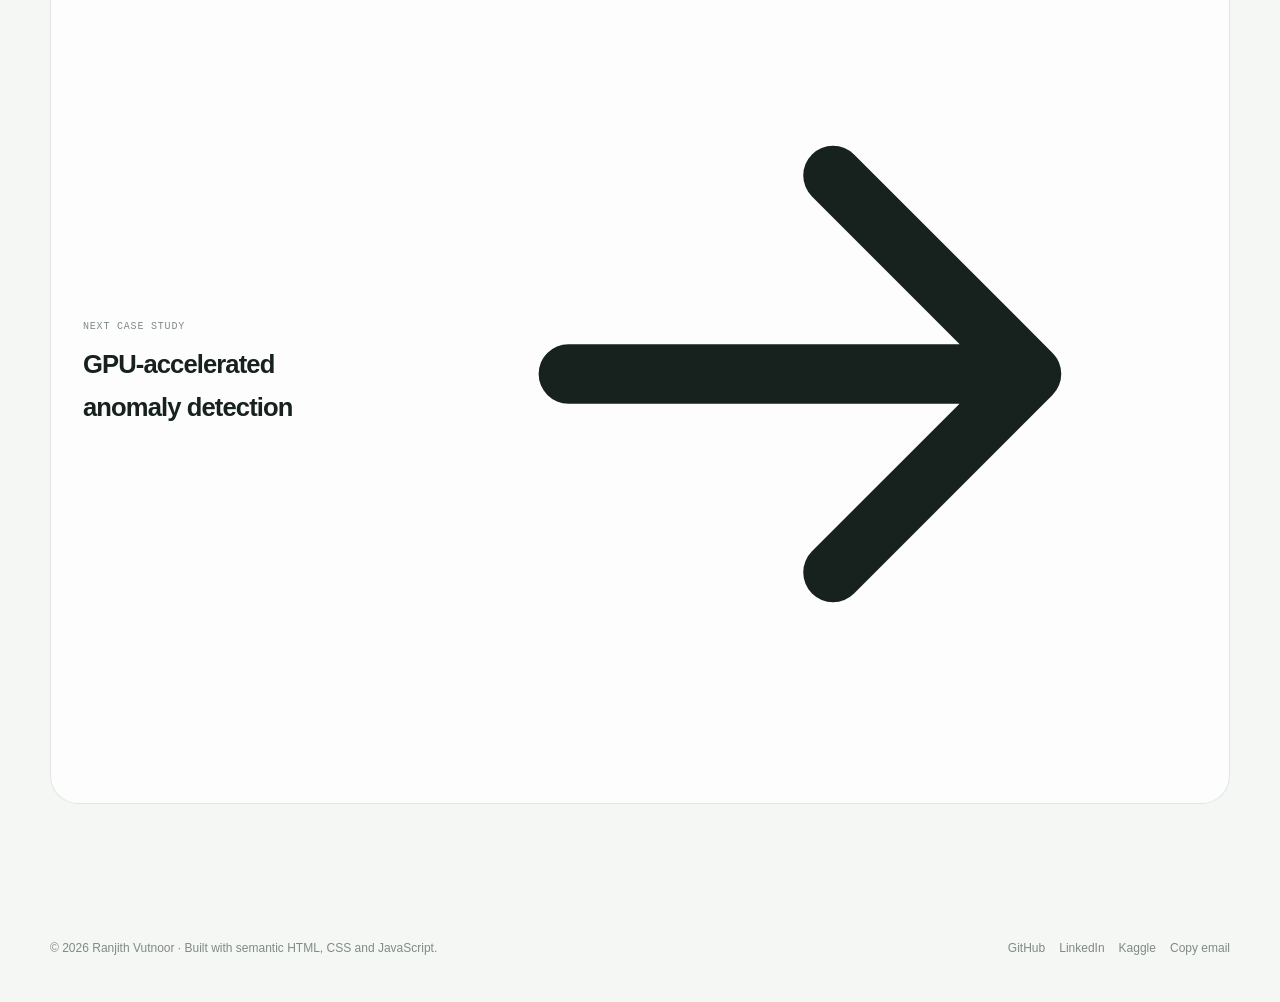
<file: case-studies/evalstudio.html>
<!doctype html>
<html lang="en" data-theme="light">
<head>
  <meta charset="utf-8">
  <meta name="viewport" content="width=device-width, initial-scale=1">
  <title>EvalStudio — LLM quality workspace — Ranjith Vutnoor</title>
  <meta name="description" content="A reusable evaluation workflow for retrieval relevance, repeated-run stability, LLM-assisted judging and golden-set regression.">
  <meta name="author" content="Ranjith Vutnoor">
  <meta name="theme-color" content="#1d5b4c">
  <meta name="color-scheme" content="light dark">
  <link rel="canonical" href="https://ranjithvutnoor.github.io/portfolio/case-studies/evalstudio.html">
  <link rel="icon" href="../assets/images/favicon.svg" type="image/svg+xml">
  <link rel="manifest" href="../site.webmanifest">
  <link rel="preload" href="../assets/css/styles.css" as="style">
  <link rel="stylesheet" href="../assets/css/styles.css">
  <meta property="og:type" content="website">
  <meta property="og:title" content="EvalStudio — LLM quality workspace — Ranjith Vutnoor">
  <meta property="og:description" content="A reusable evaluation workflow for retrieval relevance, repeated-run stability, LLM-assisted judging and golden-set regression.">
  <meta property="og:url" content="https://ranjithvutnoor.github.io/portfolio/case-studies/evalstudio.html">
  <meta property="og:image" content="https://ranjithvutnoor.github.io/portfolio/assets/images/og-card.png">
  <meta property="og:image:width" content="1200">
  <meta property="og:image:height" content="630">
  <meta name="twitter:card" content="summary_large_image">
  <meta name="twitter:title" content="EvalStudio — LLM quality workspace — Ranjith Vutnoor">
  <meta name="twitter:description" content="A reusable evaluation workflow for retrieval relevance, repeated-run stability, LLM-assisted judging and golden-set regression.">
  <meta name="twitter:image" content="https://ranjithvutnoor.github.io/portfolio/assets/images/og-card.png">
  
  <script>
    (function() {
      try {
        var stored = localStorage.getItem('portfolio-theme');
        var theme = stored || (window.matchMedia('(prefers-color-scheme: dark)').matches ? 'dark' : 'light');
        document.documentElement.dataset.theme = theme;
      } catch (e) {}
    })();
  </script>
</head>
<body data-base="..">
<a class="skip-link" href="#main-content">Skip to main content</a>
<div class="scroll-progress" aria-hidden="true"></div>
<header class="site-header">
  <div class="container nav-shell">
    <a class="brand" href="../index.html" aria-label="Ranjith Vutnoor — home">
      <span class="brand-mark" aria-hidden="true">RV</span>
      <span class="brand-label">Ranjith Vutnoor</span>
    </a>
    <nav class="desktop-nav" aria-label="Primary navigation"><a class="nav-link" href="../index.html">Home</a><a class="nav-link" href="../index.html#work" aria-current="page">Work</a><a class="nav-link" href="../index.html#experience">Experience</a><a class="nav-link" href="../writing.html">Writing</a></nav>
    <div class="nav-actions">
      <button class="icon-button command-trigger" type="button" data-command-trigger aria-label="Open command palette" title="Search and navigate (Ctrl/⌘ K)">
        <svg aria-hidden="true" class="" viewBox="0 0 24 24" fill="none" stroke="currentColor" stroke-width="1.8" stroke-linecap="round" stroke-linejoin="round"><circle cx="11" cy="11" r="7"/><path d="m20 20-4-4"/></svg>
      </button>
      <button class="icon-button" type="button" data-theme-toggle aria-label="Switch theme" title="Switch theme">
        <svg data-theme-icon aria-hidden="true" viewBox="0 0 24 24" fill="none" stroke="currentColor" stroke-width="1.8" stroke-linecap="round" stroke-linejoin="round"><path d="M21 12.79A9 9 0 1 1 11.21 3 7 7 0 0 0 21 12.79Z"/></svg>
      </button>
      <button class="icon-button menu-button" type="button" data-menu-toggle aria-controls="mobile-navigation" aria-expanded="false" aria-label="Open navigation menu">
        <svg aria-hidden="true" class="" viewBox="0 0 24 24" fill="none" stroke="currentColor" stroke-width="1.8" stroke-linecap="round" stroke-linejoin="round"><path d="M4 7h16M4 12h16M4 17h16"/></svg>
      </button>
    </div>
  </div>
</header>
<nav class="mobile-panel" id="mobile-navigation" data-mobile-panel aria-label="Mobile navigation"><a class="nav-link" href="../index.html">Home</a><a class="nav-link" href="../index.html#work" aria-current="page">Work</a><a class="nav-link" href="../index.html#experience">Experience</a><a class="nav-link" href="../writing.html">Writing</a></nav>
<main id="main-content">
  <section class="case-hero">
    <div class="container">
      <nav class="breadcrumbs" aria-label="Breadcrumb"><a href="../index.html">Home</a><span>/</span><a href="../index.html#work">Work</a><span>/</span><span aria-current="page">EvalStudio — LLM quality workspace</span></nav>
      <h1 class="case-title">EvalStudio — LLM quality workspace</h1>
      <p class="case-lead">A reusable evaluation workflow for retrieval relevance, repeated-run stability, LLM-assisted judging and golden-set regression.</p>
      <div class="case-facts"><div class="case-fact"><div class="case-fact-label">Area</div><div class="case-fact-value">LLM evaluation</div></div><div class="case-fact"><div class="case-fact-label">Focus</div><div class="case-fact-value">Repeatability + regression</div></div><div class="case-fact"><div class="case-fact-label">Methods</div><div class="case-fact-value">Metrics · Judge · Golden set</div></div><div class="case-fact"><div class="case-fact-label">Use</div><div class="case-fact-value">Release confidence</div></div></div>
      <figure class="case-cover"><img src="../assets/images/evaluation.svg" alt="" width="1200" height="630"></figure>
    </div>
  </section>
  <div class="case-body">
    <aside class="case-nav" aria-label="Case study sections"><p class="case-nav-title">On this page</p><a href="#problem">Problem</a><a href="#design">Design</a><a href="#metrics">Metrics</a><a href="#workflow">Workflow</a><a href="#lessons">Lessons</a></aside>
    <article class="prose">
<h2 id="problem">Why evaluation needed its own system</h2>
<p>LLM applications can appear better or worse across runs because retrieval candidates, generated language and model behaviour vary. A single demonstration is not enough to decide whether a prompt, model or retrieval change is safe to release.</p>
<h2 id="design">Evaluation design</h2>
<p>EvalStudio was conceived as a quality workspace connecting reusable datasets, repeatability analysis, automated scoring and regression review.</p>
<div class="architecture-flow"><div class="flow-step"><strong>Golden set</strong>Questions, expected evidence and review metadata.</div><div class="flow-step"><strong>Experiment</strong>Model, prompt and retrieval configuration.</div><div class="flow-step"><strong>Repeated runs</strong>Measure stability across executions.</div><div class="flow-step"><strong>Scoring</strong>Metrics plus LLM-assisted judgement.</div><div class="flow-step"><strong>Release gate</strong>Compare against a trusted baseline.</div></div>
<h2 id="metrics">Metrics and signals</h2>
<ul><li><strong>Retrieval relevance:</strong> MRR, NDCG and hit rate.</li><li><strong>Repeatability:</strong> RMSE-style comparison across repeated result vectors.</li><li><strong>Grounding:</strong> whether claims are supported by retrieved evidence.</li><li><strong>Completeness:</strong> whether the answer covers the question’s essential parts.</li><li><strong>Citation quality:</strong> whether sources are present, traceable and aligned with claims.</li><li><strong>Operational signals:</strong> latency, failures, retries and token usage where available.</li></ul>
<h2 id="workflow">Regression workflow</h2>
<p>A proposed model or prompt change is run against the same versioned dataset as the baseline. Results are compared by category, not only as one average. Failed examples become inputs for prompt, retrieval or ingestion diagnosis.</p>
<p>This makes evaluation a continuous engineering loop:</p>
<ol><li>Capture representative questions and known failures.</li><li>Assign expected evidence or relevance labels.</li><li>Run baseline and candidate configurations.</li><li>Compare metrics, repeatability and qualitative judgements.</li><li>Review regressions before release.</li><li>Add newly discovered edge cases to the dataset.</li></ol>
<h2 id="lessons">What I learned</h2>
<ul><li>An evaluation platform should make failures inspectable, not hide them behind one score.</li><li>Question categories matter because improvements are rarely uniform.</li><li>LLM-as-judge is useful as one signal, but it needs calibration and human review.</li><li>Evaluation data requires product ownership: versioning, documentation and controlled change.</li></ul>
</article>
  </div>
  <section class="next-project"><div class="container"><a class="next-project-card" href="./cuda-mscred.html"><div><small>Next case study</small><h2>GPU-accelerated anomaly detection</h2></div><svg aria-hidden="true" class="" viewBox="0 0 24 24" fill="none" stroke="currentColor" stroke-width="1.8" stroke-linecap="round" stroke-linejoin="round"><path d="M5 12h14M13 6l6 6-6 6"/></svg></a></div></section>
</main>

<footer class="site-footer">
  <div class="container footer-inner">
    <div>© <span data-current-year>2026</span> Ranjith Vutnoor · Built with semantic HTML, CSS and JavaScript.</div>
    <div class="footer-links">
      <a href="https://github.com/ranjithvutnoor" target="_blank" rel="noreferrer">GitHub</a>
      <a href="https://www.linkedin.com/in/ranjithvutnoor/" target="_blank" rel="noreferrer">LinkedIn</a>
      <a href="https://www.kaggle.com/ranjithvutnoor" target="_blank" rel="noreferrer">Kaggle</a>
      <button type="button" data-copy-email style="border:0;background:transparent;color:inherit;padding:0;cursor:pointer">Copy email</button>
    </div>
  </div>
</footer>
<div class="command-overlay" data-command-overlay aria-hidden="true">
  <div class="command-dialog" data-command-dialog role="dialog" aria-modal="true" aria-label="Command palette">
    <div class="command-search"><svg aria-hidden="true" class="" viewBox="0 0 24 24" fill="none" stroke="currentColor" stroke-width="1.8" stroke-linecap="round" stroke-linejoin="round"><circle cx="11" cy="11" r="7"/><path d="m20 20-4-4"/></svg><input data-command-input type="search" placeholder="Search pages and actions…" aria-label="Search commands"></div>
    <div class="command-results" data-command-results></div>
    <div class="command-footer"><span><kbd>↑</kbd> <kbd>↓</kbd> navigate</span><span><kbd>Enter</kbd> open · <kbd>Esc</kbd> close</span></div>
  </div>
</div>
<div class="toast" data-toast role="status" aria-live="polite"></div>
<script src="../assets/js/main.js" defer></script>
</body>
</html>
</file>
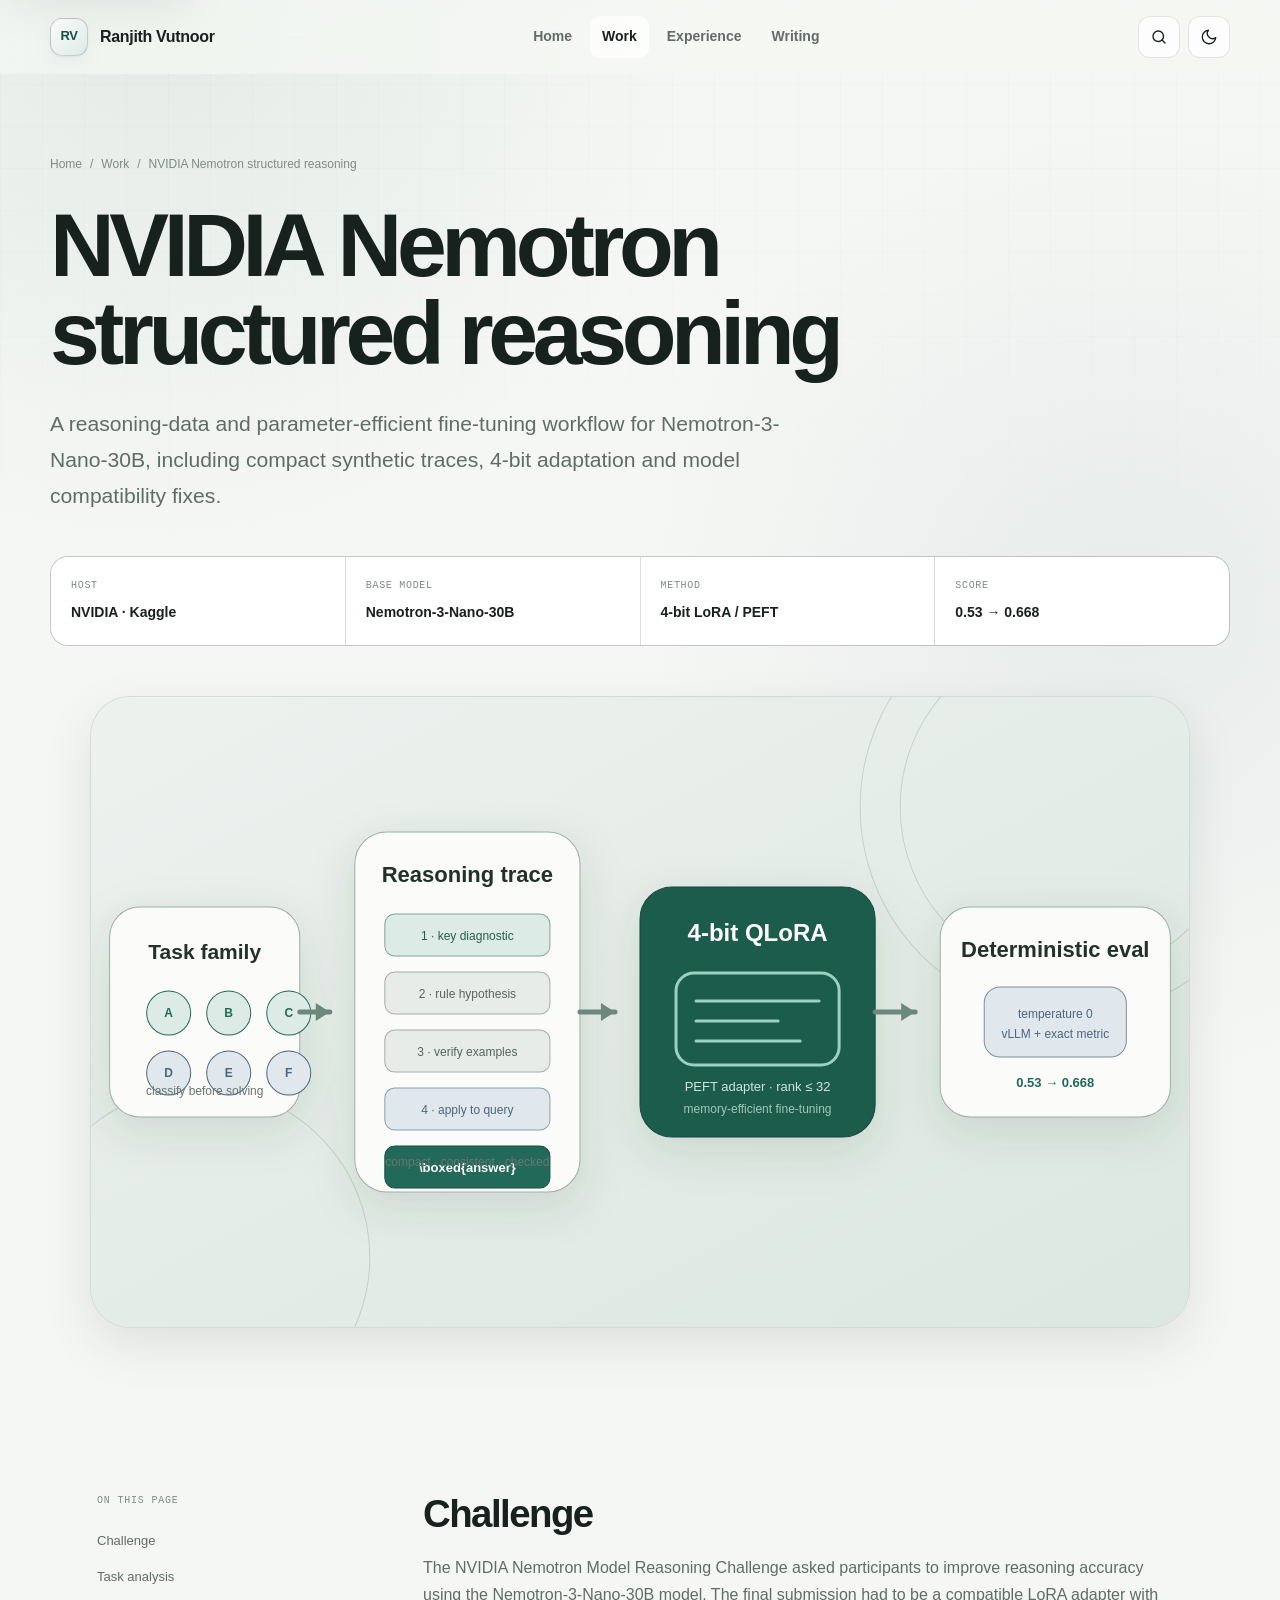
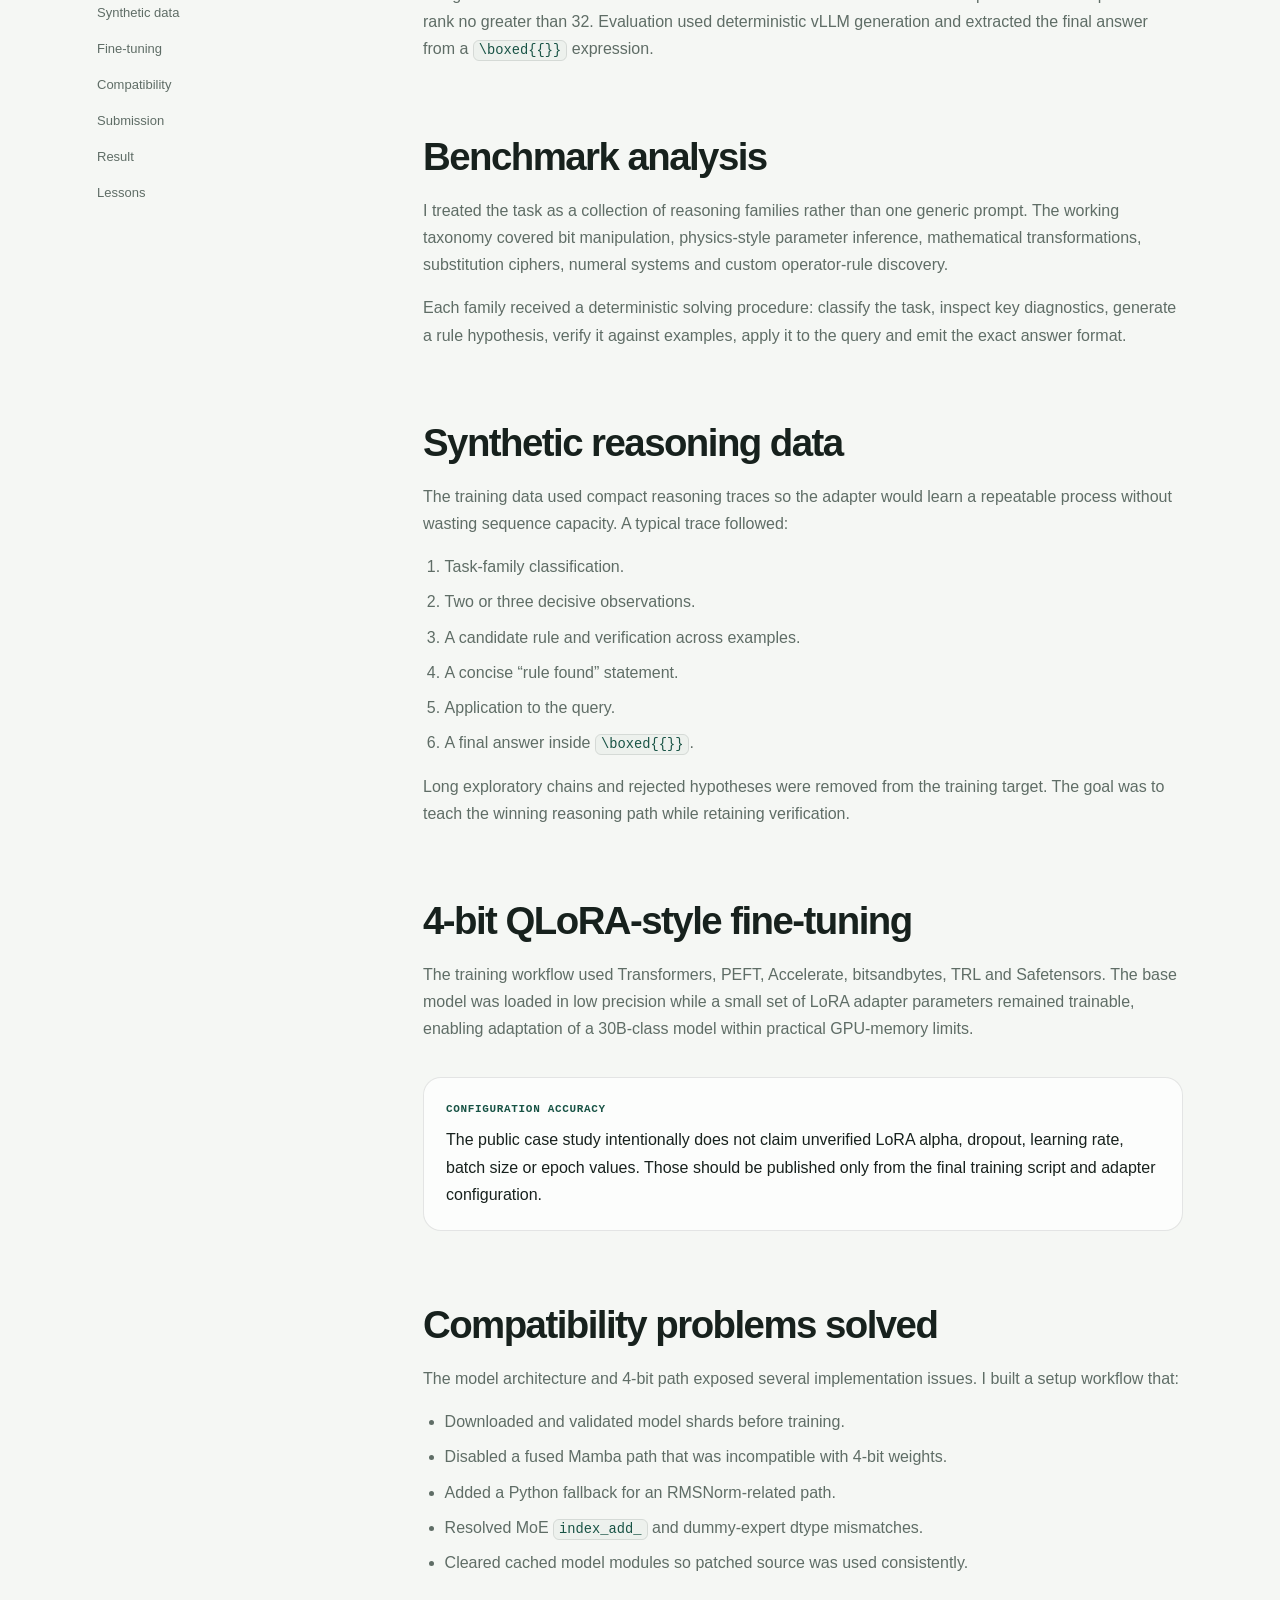
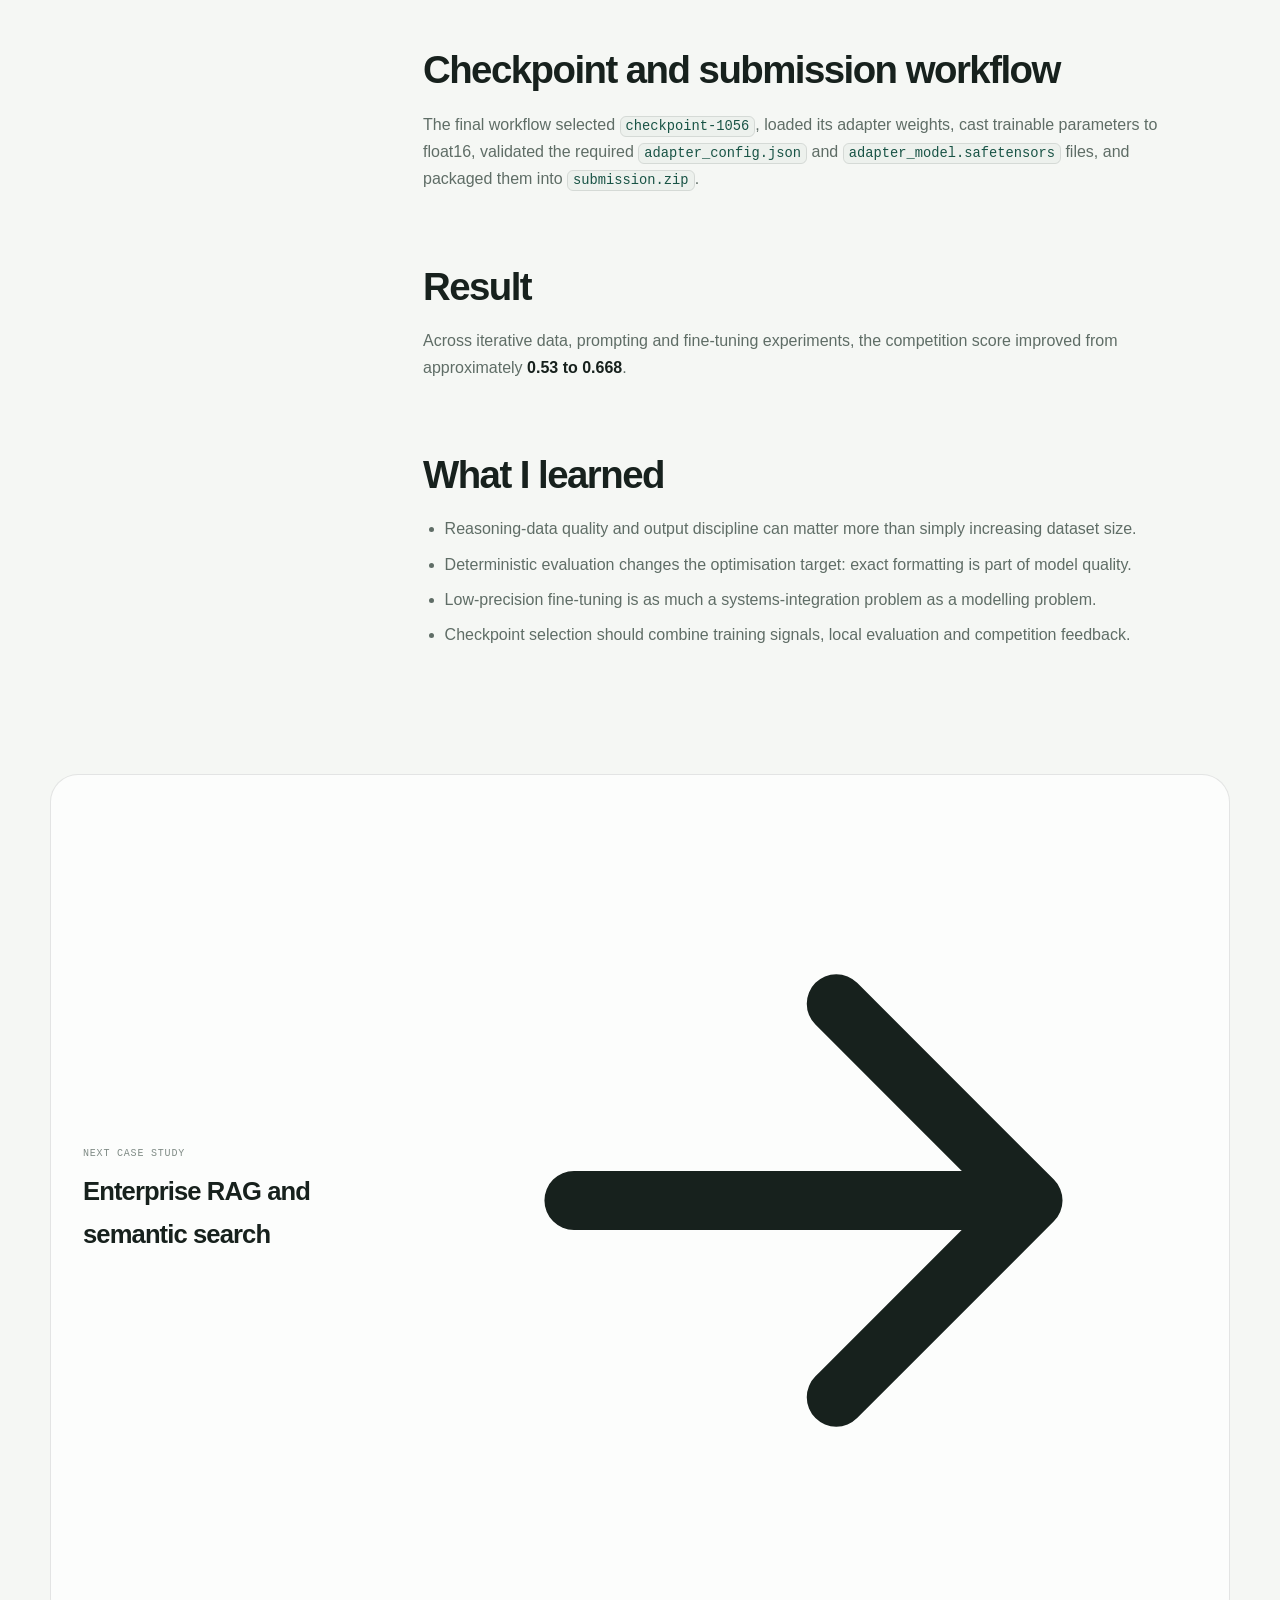
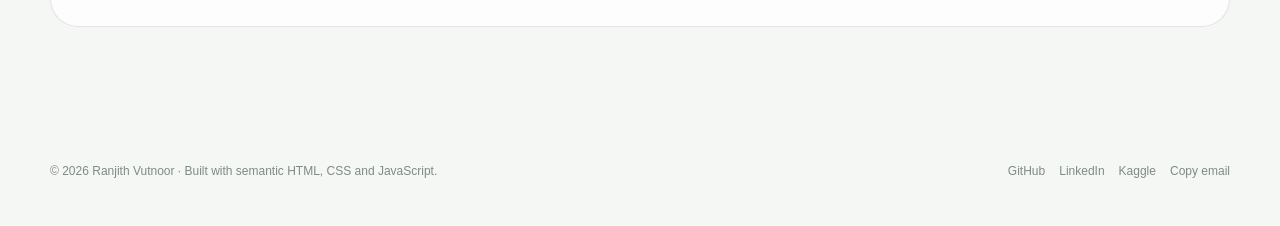
<file: case-studies/nemotron.html>
<!doctype html>
<html lang="en" data-theme="light">
<head>
  <meta charset="utf-8">
  <meta name="viewport" content="width=device-width, initial-scale=1">
  <title>NVIDIA Nemotron structured reasoning — Ranjith Vutnoor</title>
  <meta name="description" content="A reasoning-data and parameter-efficient fine-tuning workflow for Nemotron-3-Nano-30B, including compact synthetic traces, 4-bit adaptation and model compatibility fixes.">
  <meta name="author" content="Ranjith Vutnoor">
  <meta name="theme-color" content="#1d5b4c">
  <meta name="color-scheme" content="light dark">
  <link rel="canonical" href="https://ranjithvutnoor.github.io/portfolio/case-studies/nemotron.html">
  <link rel="icon" href="../assets/images/favicon.svg" type="image/svg+xml">
  <link rel="manifest" href="../site.webmanifest">
  <link rel="preload" href="../assets/css/styles.css" as="style">
  <link rel="stylesheet" href="../assets/css/styles.css">
  <meta property="og:type" content="website">
  <meta property="og:title" content="NVIDIA Nemotron structured reasoning — Ranjith Vutnoor">
  <meta property="og:description" content="A reasoning-data and parameter-efficient fine-tuning workflow for Nemotron-3-Nano-30B, including compact synthetic traces, 4-bit adaptation and model compatibility fixes.">
  <meta property="og:url" content="https://ranjithvutnoor.github.io/portfolio/case-studies/nemotron.html">
  <meta property="og:image" content="https://ranjithvutnoor.github.io/portfolio/assets/images/og-card.png">
  <meta property="og:image:width" content="1200">
  <meta property="og:image:height" content="630">
  <meta name="twitter:card" content="summary_large_image">
  <meta name="twitter:title" content="NVIDIA Nemotron structured reasoning — Ranjith Vutnoor">
  <meta name="twitter:description" content="A reasoning-data and parameter-efficient fine-tuning workflow for Nemotron-3-Nano-30B, including compact synthetic traces, 4-bit adaptation and model compatibility fixes.">
  <meta name="twitter:image" content="https://ranjithvutnoor.github.io/portfolio/assets/images/og-card.png">
  
  <script>
    (function() {
      try {
        var stored = localStorage.getItem('portfolio-theme');
        var theme = stored || (window.matchMedia('(prefers-color-scheme: dark)').matches ? 'dark' : 'light');
        document.documentElement.dataset.theme = theme;
      } catch (e) {}
    })();
  </script>
</head>
<body data-base="..">
<a class="skip-link" href="#main-content">Skip to main content</a>
<div class="scroll-progress" aria-hidden="true"></div>
<header class="site-header">
  <div class="container nav-shell">
    <a class="brand" href="../index.html" aria-label="Ranjith Vutnoor — home">
      <span class="brand-mark" aria-hidden="true">RV</span>
      <span class="brand-label">Ranjith Vutnoor</span>
    </a>
    <nav class="desktop-nav" aria-label="Primary navigation"><a class="nav-link" href="../index.html">Home</a><a class="nav-link" href="../index.html#work" aria-current="page">Work</a><a class="nav-link" href="../index.html#experience">Experience</a><a class="nav-link" href="../writing.html">Writing</a></nav>
    <div class="nav-actions">
      <button class="icon-button command-trigger" type="button" data-command-trigger aria-label="Open command palette" title="Search and navigate (Ctrl/⌘ K)">
        <svg aria-hidden="true" class="" viewBox="0 0 24 24" fill="none" stroke="currentColor" stroke-width="1.8" stroke-linecap="round" stroke-linejoin="round"><circle cx="11" cy="11" r="7"/><path d="m20 20-4-4"/></svg>
      </button>
      <button class="icon-button" type="button" data-theme-toggle aria-label="Switch theme" title="Switch theme">
        <svg data-theme-icon aria-hidden="true" viewBox="0 0 24 24" fill="none" stroke="currentColor" stroke-width="1.8" stroke-linecap="round" stroke-linejoin="round"><path d="M21 12.79A9 9 0 1 1 11.21 3 7 7 0 0 0 21 12.79Z"/></svg>
      </button>
      <button class="icon-button menu-button" type="button" data-menu-toggle aria-controls="mobile-navigation" aria-expanded="false" aria-label="Open navigation menu">
        <svg aria-hidden="true" class="" viewBox="0 0 24 24" fill="none" stroke="currentColor" stroke-width="1.8" stroke-linecap="round" stroke-linejoin="round"><path d="M4 7h16M4 12h16M4 17h16"/></svg>
      </button>
    </div>
  </div>
</header>
<nav class="mobile-panel" id="mobile-navigation" data-mobile-panel aria-label="Mobile navigation"><a class="nav-link" href="../index.html">Home</a><a class="nav-link" href="../index.html#work" aria-current="page">Work</a><a class="nav-link" href="../index.html#experience">Experience</a><a class="nav-link" href="../writing.html">Writing</a></nav>
<main id="main-content">
  <section class="case-hero">
    <div class="container">
      <nav class="breadcrumbs" aria-label="Breadcrumb"><a href="../index.html">Home</a><span>/</span><a href="../index.html#work">Work</a><span>/</span><span aria-current="page">NVIDIA Nemotron structured reasoning</span></nav>
      <h1 class="case-title">NVIDIA Nemotron structured reasoning</h1>
      <p class="case-lead">A reasoning-data and parameter-efficient fine-tuning workflow for Nemotron-3-Nano-30B, including compact synthetic traces, 4-bit adaptation and model compatibility fixes.</p>
      <div class="case-facts"><div class="case-fact"><div class="case-fact-label">Host</div><div class="case-fact-value">NVIDIA · Kaggle</div></div><div class="case-fact"><div class="case-fact-label">Base model</div><div class="case-fact-value">Nemotron-3-Nano-30B</div></div><div class="case-fact"><div class="case-fact-label">Method</div><div class="case-fact-value">4-bit LoRA / PEFT</div></div><div class="case-fact"><div class="case-fact-label">Score</div><div class="case-fact-value">0.53 → 0.668</div></div></div>
      <figure class="case-cover"><img src="../assets/images/nemotron-reasoning.svg" alt="" width="1200" height="630"></figure>
    </div>
  </section>
  <div class="case-body">
    <aside class="case-nav" aria-label="Case study sections"><p class="case-nav-title">On this page</p><a href="#challenge">Challenge</a><a href="#analysis">Task analysis</a><a href="#data">Synthetic data</a><a href="#training">Fine-tuning</a><a href="#engineering">Compatibility</a><a href="#submission">Submission</a><a href="#result">Result</a><a href="#lessons">Lessons</a></aside>
    <article class="prose">
<h2 id="challenge">Challenge</h2>
<p>The NVIDIA Nemotron Model Reasoning Challenge asked participants to improve reasoning accuracy using the Nemotron-3-Nano-30B model. The final submission had to be a compatible LoRA adapter with rank no greater than 32. Evaluation used deterministic vLLM generation and extracted the final answer from a <code>\boxed{{}}</code> expression.</p>
<h2 id="analysis">Benchmark analysis</h2>
<p>I treated the task as a collection of reasoning families rather than one generic prompt. The working taxonomy covered bit manipulation, physics-style parameter inference, mathematical transformations, substitution ciphers, numeral systems and custom operator-rule discovery.</p>
<p>Each family received a deterministic solving procedure: classify the task, inspect key diagnostics, generate a rule hypothesis, verify it against examples, apply it to the query and emit the exact answer format.</p>
<h2 id="data">Synthetic reasoning data</h2>
<p>The training data used compact reasoning traces so the adapter would learn a repeatable process without wasting sequence capacity. A typical trace followed:</p>
<ol><li>Task-family classification.</li><li>Two or three decisive observations.</li><li>A candidate rule and verification across examples.</li><li>A concise “rule found” statement.</li><li>Application to the query.</li><li>A final answer inside <code>\boxed{{}}</code>.</li></ol>
<p>Long exploratory chains and rejected hypotheses were removed from the training target. The goal was to teach the winning reasoning path while retaining verification.</p>
<h2 id="training">4-bit QLoRA-style fine-tuning</h2>
<p>The training workflow used Transformers, PEFT, Accelerate, bitsandbytes, TRL and Safetensors. The base model was loaded in low precision while a small set of LoRA adapter parameters remained trainable, enabling adaptation of a 30B-class model within practical GPU-memory limits.</p>
<div class="callout"><span class="callout-title">Configuration accuracy</span>The public case study intentionally does not claim unverified LoRA alpha, dropout, learning rate, batch size or epoch values. Those should be published only from the final training script and adapter configuration.</div>
<h2 id="engineering">Compatibility problems solved</h2>
<p>The model architecture and 4-bit path exposed several implementation issues. I built a setup workflow that:</p>
<ul><li>Downloaded and validated model shards before training.</li><li>Disabled a fused Mamba path that was incompatible with 4-bit weights.</li><li>Added a Python fallback for an RMSNorm-related path.</li><li>Resolved MoE <code>index_add_</code> and dummy-expert dtype mismatches.</li><li>Cleared cached model modules so patched source was used consistently.</li></ul>
<h2 id="submission">Checkpoint and submission workflow</h2>
<p>The final workflow selected <code>checkpoint-1056</code>, loaded its adapter weights, cast trainable parameters to float16, validated the required <code>adapter_config.json</code> and <code>adapter_model.safetensors</code> files, and packaged them into <code>submission.zip</code>.</p>
<h2 id="result">Result</h2>
<p>Across iterative data, prompting and fine-tuning experiments, the competition score improved from approximately <strong>0.53 to 0.668</strong>.</p>
<h2 id="lessons">What I learned</h2>
<ul><li>Reasoning-data quality and output discipline can matter more than simply increasing dataset size.</li><li>Deterministic evaluation changes the optimisation target: exact formatting is part of model quality.</li><li>Low-precision fine-tuning is as much a systems-integration problem as a modelling problem.</li><li>Checkpoint selection should combine training signals, local evaluation and competition feedback.</li></ul>
</article>
  </div>
  <section class="next-project"><div class="container"><a class="next-project-card" href="./enterprise-rag.html"><div><small>Next case study</small><h2>Enterprise RAG and semantic search</h2></div><svg aria-hidden="true" class="" viewBox="0 0 24 24" fill="none" stroke="currentColor" stroke-width="1.8" stroke-linecap="round" stroke-linejoin="round"><path d="M5 12h14M13 6l6 6-6 6"/></svg></a></div></section>
</main>

<footer class="site-footer">
  <div class="container footer-inner">
    <div>© <span data-current-year>2026</span> Ranjith Vutnoor · Built with semantic HTML, CSS and JavaScript.</div>
    <div class="footer-links">
      <a href="https://github.com/ranjithvutnoor" target="_blank" rel="noreferrer">GitHub</a>
      <a href="https://www.linkedin.com/in/ranjithvutnoor/" target="_blank" rel="noreferrer">LinkedIn</a>
      <a href="https://www.kaggle.com/ranjithvutnoor" target="_blank" rel="noreferrer">Kaggle</a>
      <button type="button" data-copy-email style="border:0;background:transparent;color:inherit;padding:0;cursor:pointer">Copy email</button>
    </div>
  </div>
</footer>
<div class="command-overlay" data-command-overlay aria-hidden="true">
  <div class="command-dialog" data-command-dialog role="dialog" aria-modal="true" aria-label="Command palette">
    <div class="command-search"><svg aria-hidden="true" class="" viewBox="0 0 24 24" fill="none" stroke="currentColor" stroke-width="1.8" stroke-linecap="round" stroke-linejoin="round"><circle cx="11" cy="11" r="7"/><path d="m20 20-4-4"/></svg><input data-command-input type="search" placeholder="Search pages and actions…" aria-label="Search commands"></div>
    <div class="command-results" data-command-results></div>
    <div class="command-footer"><span><kbd>↑</kbd> <kbd>↓</kbd> navigate</span><span><kbd>Enter</kbd> open · <kbd>Esc</kbd> close</span></div>
  </div>
</div>
<div class="toast" data-toast role="status" aria-live="polite"></div>
<script src="../assets/js/main.js" defer></script>
</body>
</html>
</file>
<file: assets/css/styles.css>
/*
  Ranjith Vutnoor — Portfolio
  Calm, accessible, dependency-free design system.
*/

:root {
  color-scheme: light;
  --bg: #f5f7f4;
  --bg-elevated: #fbfcfa;
  --surface: rgba(255, 255, 255, 0.72);
  --surface-solid: #ffffff;
  --surface-muted: #edf1ed;
  --text: #17211d;
  --text-muted: #5f6d66;
  --text-soft: #7f8b85;
  --border: rgba(23, 33, 29, 0.11);
  --border-strong: rgba(23, 33, 29, 0.2);
  --accent: #24695a;
  --accent-strong: #185345;
  --accent-soft: #dcebe5;
  --accent-blue: #49677d;
  --highlight: #d7e7df;
  --shadow-sm: 0 1px 2px rgba(17, 30, 24, 0.05), 0 8px 24px rgba(17, 30, 24, 0.04);
  --shadow-md: 0 18px 50px rgba(21, 42, 32, 0.1);
  --shadow-lg: 0 30px 90px rgba(21, 42, 32, 0.14);
  --radius-sm: 10px;
  --radius-md: 18px;
  --radius-lg: 28px;
  --radius-xl: 40px;
  --container: 1180px;
  --header-height: 74px;
  --font-sans: Inter, ui-sans-serif, -apple-system, BlinkMacSystemFont, "Segoe UI", sans-serif;
  --font-mono: "SFMono-Regular", Consolas, "Liberation Mono", monospace;
  --ease: cubic-bezier(0.2, 0.75, 0.25, 1);
}

[data-theme="dark"] {
  color-scheme: dark;
  --bg: #101713;
  --bg-elevated: #141d18;
  --surface: rgba(24, 35, 29, 0.76);
  --surface-solid: #18231d;
  --surface-muted: #1c2922;
  --text: #edf4ef;
  --text-muted: #aab8b0;
  --text-soft: #809087;
  --border: rgba(236, 246, 239, 0.1);
  --border-strong: rgba(236, 246, 239, 0.2);
  --accent: #75b9a5;
  --accent-strong: #9ad1bf;
  --accent-soft: #1e3a31;
  --accent-blue: #8facbf;
  --highlight: #23483c;
  --shadow-sm: 0 1px 2px rgba(0, 0, 0, 0.16), 0 8px 26px rgba(0, 0, 0, 0.16);
  --shadow-md: 0 20px 55px rgba(0, 0, 0, 0.3);
  --shadow-lg: 0 34px 100px rgba(0, 0, 0, 0.38);
}

*,
*::before,
*::after {
  box-sizing: border-box;
}

html {
  scroll-behavior: smooth;
  scroll-padding-top: calc(var(--header-height) + 24px);
}

body {
  margin: 0;
  min-width: 320px;
  background:
    radial-gradient(circle at 12% 0%, rgba(72, 123, 104, 0.1), transparent 34rem),
    radial-gradient(circle at 88% 12%, rgba(74, 103, 125, 0.08), transparent 30rem),
    var(--bg);
  color: var(--text);
  font-family: var(--font-sans);
  font-size: 16px;
  line-height: 1.7;
  -webkit-font-smoothing: antialiased;
  text-rendering: optimizeLegibility;
  transition: background-color 180ms ease, color 180ms ease;
}

body::before {
  content: "";
  position: fixed;
  inset: 0;
  pointer-events: none;
  z-index: -1;
  background-image:
    linear-gradient(rgba(54, 81, 68, 0.025) 1px, transparent 1px),
    linear-gradient(90deg, rgba(54, 81, 68, 0.025) 1px, transparent 1px);
  background-size: 42px 42px;
  mask-image: linear-gradient(to bottom, black, transparent 72%);
}

img,
svg {
  display: block;
  max-width: 100%;
}

button,
a,
input,
textarea {
  font: inherit;
}

a {
  color: inherit;
  text-decoration-thickness: 1px;
  text-underline-offset: 0.18em;
}

a:hover {
  color: var(--accent-strong);
}

button {
  color: inherit;
}

::selection {
  background: var(--highlight);
  color: var(--text);
}

:focus-visible {
  outline: 3px solid var(--accent);
  outline-offset: 3px;
  border-radius: 5px;
}

.skip-link {
  position: fixed;
  top: 12px;
  left: 12px;
  z-index: 1000;
  padding: 10px 14px;
  transform: translateY(-160%);
  background: var(--surface-solid);
  border: 1px solid var(--border-strong);
  border-radius: 8px;
  box-shadow: var(--shadow-md);
  transition: transform 160ms ease;
}

.skip-link:focus {
  transform: translateY(0);
}

.scroll-progress {
  position: fixed;
  top: 0;
  left: 0;
  z-index: 999;
  width: 0;
  height: 3px;
  background: linear-gradient(90deg, var(--accent), var(--accent-blue));
  transition: width 60ms linear;
}

.container {
  width: min(calc(100% - 40px), var(--container));
  margin-inline: auto;
}

.narrow {
  width: min(calc(100% - 40px), 790px);
  margin-inline: auto;
}

.site-header {
  position: sticky;
  top: 0;
  z-index: 100;
  height: var(--header-height);
  border-bottom: 1px solid transparent;
  background: color-mix(in srgb, var(--bg) 76%, transparent);
  backdrop-filter: blur(18px) saturate(140%);
  -webkit-backdrop-filter: blur(18px) saturate(140%);
  transition: border-color 180ms ease, box-shadow 180ms ease;
}

.site-header.is-scrolled {
  border-color: var(--border);
  box-shadow: 0 6px 28px rgba(23, 33, 29, 0.05);
}

.nav-shell {
  display: flex;
  align-items: center;
  justify-content: space-between;
  height: 100%;
  gap: 24px;
}

.brand {
  display: inline-flex;
  align-items: center;
  gap: 12px;
  text-decoration: none;
  font-weight: 720;
  letter-spacing: -0.02em;
}

.brand-mark {
  display: grid;
  place-items: center;
  width: 38px;
  height: 38px;
  border: 1px solid var(--border-strong);
  border-radius: 12px;
  background: linear-gradient(145deg, var(--surface-solid), var(--accent-soft));
  color: var(--accent-strong);
  font-size: 13px;
  font-weight: 820;
  letter-spacing: -0.03em;
  box-shadow: var(--shadow-sm);
}

.brand-label {
  white-space: nowrap;
}

.desktop-nav {
  display: flex;
  align-items: center;
  gap: 6px;
}

.nav-link {
  position: relative;
  display: inline-flex;
  min-height: 42px;
  align-items: center;
  padding: 8px 12px;
  color: var(--text-muted);
  border-radius: 10px;
  font-size: 14px;
  font-weight: 610;
  text-decoration: none;
  transition: color 160ms ease, background-color 160ms ease;
}

.nav-link:hover,
.nav-link[aria-current="page"] {
  color: var(--text);
  background: var(--surface);
}

.nav-actions {
  display: flex;
  align-items: center;
  gap: 8px;
}

.icon-button {
  display: inline-grid;
  place-items: center;
  width: 42px;
  height: 42px;
  padding: 0;
  border: 1px solid var(--border);
  border-radius: 12px;
  background: var(--surface);
  cursor: pointer;
  transition: transform 160ms var(--ease), border-color 160ms ease, background-color 160ms ease;
}

.icon-button:hover {
  transform: translateY(-1px);
  border-color: var(--border-strong);
  background: var(--surface-solid);
}

.icon-button svg {
  width: 18px;
  height: 18px;
}

.menu-button {
  display: none;
}

.mobile-panel {
  display: none;
  position: fixed;
  inset: var(--header-height) 0 auto;
  z-index: 99;
  padding: 14px 20px 24px;
  border-bottom: 1px solid var(--border);
  background: color-mix(in srgb, var(--bg) 94%, transparent);
  backdrop-filter: blur(20px);
  box-shadow: var(--shadow-md);
}

.mobile-panel.is-open {
  display: grid;
  gap: 6px;
}

.mobile-panel .nav-link {
  min-height: 48px;
  font-size: 16px;
}

.hero {
  position: relative;
  padding: clamp(78px, 10vw, 132px) 0 74px;
  overflow: clip;
}

.hero-grid {
  display: grid;
  grid-template-columns: minmax(0, 1.35fr) minmax(290px, 0.65fr);
  gap: clamp(48px, 8vw, 104px);
  align-items: center;
}

.eyebrow {
  display: inline-flex;
  align-items: center;
  gap: 9px;
  margin: 0 0 18px;
  color: var(--accent-strong);
  font-size: 13px;
  font-weight: 760;
  letter-spacing: 0.08em;
  text-transform: uppercase;
}

.eyebrow::before {
  content: "";
  width: 24px;
  height: 1px;
  background: currentColor;
}

.hero h1 {
  max-width: 850px;
  margin: 0;
  font-size: clamp(3rem, 7vw, 6.1rem);
  line-height: 0.98;
  letter-spacing: -0.062em;
  font-weight: 760;
}

.hero h1 .quiet {
  color: var(--text-muted);
  font-weight: 560;
}

.hero-copy {
  max-width: 730px;
  margin: 28px 0 0;
  color: var(--text-muted);
  font-size: clamp(1.05rem, 1.8vw, 1.28rem);
  line-height: 1.72;
}

.hero-actions {
  display: flex;
  flex-wrap: wrap;
  gap: 12px;
  margin-top: 34px;
}

.button {
  display: inline-flex;
  min-height: 48px;
  align-items: center;
  justify-content: center;
  gap: 9px;
  padding: 11px 17px;
  border: 1px solid var(--border-strong);
  border-radius: 13px;
  background: var(--surface-solid);
  color: var(--text);
  font-size: 14px;
  font-weight: 710;
  line-height: 1;
  text-decoration: none;
  box-shadow: var(--shadow-sm);
  cursor: pointer;
  transition: transform 170ms var(--ease), box-shadow 170ms ease, background-color 170ms ease, border-color 170ms ease;
}

.button:hover {
  transform: translateY(-2px);
  color: var(--text);
  border-color: var(--border-strong);
  box-shadow: var(--shadow-md);
}

.button-primary {
  border-color: var(--accent-strong);
  background: var(--accent-strong);
  color: #ffffff;
}

[data-theme="dark"] .button-primary {
  color: #10211a;
  background: var(--accent-strong);
}

.button-primary:hover {
  color: #ffffff;
  background: var(--accent);
}

[data-theme="dark"] .button-primary:hover {
  color: #10211a;
}

.button-ghost {
  background: transparent;
  box-shadow: none;
}

.button svg {
  width: 17px;
  height: 17px;
}

.availability {
  display: flex;
  flex-wrap: wrap;
  align-items: center;
  gap: 10px 18px;
  margin-top: 24px;
  color: var(--text-soft);
  font-size: 13px;
}

.availability-item {
  display: inline-flex;
  align-items: center;
  gap: 8px;
}

.status-dot {
  width: 8px;
  height: 8px;
  border-radius: 999px;
  background: #4d9a78;
  box-shadow: 0 0 0 5px rgba(77, 154, 120, 0.12);
}

.hero-card {
  position: relative;
  min-height: 420px;
  padding: 30px;
  border: 1px solid var(--border);
  border-radius: var(--radius-xl);
  background:
    linear-gradient(150deg, color-mix(in srgb, var(--surface-solid) 88%, transparent), color-mix(in srgb, var(--accent-soft) 55%, transparent));
  box-shadow: var(--shadow-lg);
  overflow: hidden;
}

.hero-card::after {
  content: "";
  position: absolute;
  width: 260px;
  height: 260px;
  right: -110px;
  bottom: -110px;
  border: 1px solid var(--border-strong);
  border-radius: 50%;
  box-shadow:
    0 0 0 28px rgba(82, 128, 110, 0.05),
    0 0 0 60px rgba(82, 128, 110, 0.035);
}

.hero-card-top {
  display: flex;
  justify-content: space-between;
  align-items: flex-start;
  gap: 20px;
}

.monogram {
  display: grid;
  place-items: center;
  width: 86px;
  height: 86px;
  border: 1px solid var(--border-strong);
  border-radius: 24px;
  background: var(--surface-solid);
  color: var(--accent-strong);
  font-size: 25px;
  font-weight: 820;
  letter-spacing: -0.06em;
  box-shadow: var(--shadow-md);
}

.hero-card-label {
  max-width: 150px;
  color: var(--text-muted);
  font-family: var(--font-mono);
  font-size: 11px;
  line-height: 1.6;
  text-align: right;
  text-transform: uppercase;
  letter-spacing: 0.08em;
}

.hero-card-body {
  position: relative;
  z-index: 1;
  margin-top: 70px;
}

.hero-card-title {
  margin: 0;
  max-width: 310px;
  font-size: 1.58rem;
  line-height: 1.25;
  letter-spacing: -0.035em;
}

.hero-card-text {
  max-width: 310px;
  margin: 14px 0 0;
  color: var(--text-muted);
  font-size: 14px;
}

.hero-card-stack {
  display: flex;
  flex-wrap: wrap;
  gap: 7px;
  margin-top: 22px;
}

.pill {
  display: inline-flex;
  min-height: 28px;
  align-items: center;
  padding: 4px 9px;
  border: 1px solid var(--border);
  border-radius: 999px;
  background: color-mix(in srgb, var(--surface-solid) 72%, transparent);
  color: var(--text-muted);
  font-family: var(--font-mono);
  font-size: 11px;
  line-height: 1;
}

.metrics-band {
  padding: 14px 0 86px;
}

.metrics-grid {
  display: grid;
  grid-template-columns: repeat(4, 1fr);
  border: 1px solid var(--border);
  border-radius: var(--radius-lg);
  background: var(--surface);
  box-shadow: var(--shadow-sm);
  overflow: hidden;
}

.metric {
  padding: 24px 26px;
  border-right: 1px solid var(--border);
}

.metric:last-child {
  border-right: 0;
}

.metric-value {
  display: block;
  color: var(--text);
  font-size: clamp(1.65rem, 3vw, 2.3rem);
  font-weight: 760;
  line-height: 1.1;
  letter-spacing: -0.045em;
}

.metric-label {
  display: block;
  margin-top: 8px;
  color: var(--text-muted);
  font-size: 12px;
  line-height: 1.5;
}

.section {
  padding: 98px 0;
}

.section-sm {
  padding: 72px 0;
}

.section-muted {
  border-top: 1px solid var(--border);
  border-bottom: 1px solid var(--border);
  background: color-mix(in srgb, var(--bg-elevated) 86%, transparent);
}

.section-header {
  display: grid;
  grid-template-columns: 0.65fr 1.35fr;
  gap: 40px;
  align-items: end;
  margin-bottom: 48px;
}

.section-kicker {
  margin: 0;
  color: var(--accent-strong);
  font-family: var(--font-mono);
  font-size: 12px;
  font-weight: 700;
  letter-spacing: 0.08em;
  text-transform: uppercase;
}

.section-title {
  margin: 0;
  max-width: 760px;
  font-size: clamp(2rem, 4.2vw, 4rem);
  line-height: 1.06;
  letter-spacing: -0.05em;
  font-weight: 720;
}

.section-description {
  max-width: 740px;
  margin: 18px 0 0;
  color: var(--text-muted);
  font-size: 1.05rem;
}

.filter-row {
  display: flex;
  flex-wrap: wrap;
  gap: 8px;
  margin: -16px 0 28px;
}

.filter-button {
  min-height: 38px;
  padding: 7px 12px;
  border: 1px solid var(--border);
  border-radius: 999px;
  background: transparent;
  color: var(--text-muted);
  font-size: 13px;
  font-weight: 650;
  cursor: pointer;
  transition: all 160ms ease;
}

.filter-button:hover,
.filter-button.is-active {
  border-color: var(--accent);
  background: var(--accent-soft);
  color: var(--accent-strong);
}

.project-grid {
  display: grid;
  grid-template-columns: repeat(2, minmax(0, 1fr));
  gap: 20px;
}

.project-card {
  position: relative;
  display: flex;
  flex-direction: column;
  min-height: 440px;
  padding: 24px;
  border: 1px solid var(--border);
  border-radius: var(--radius-lg);
  background: var(--surface);
  box-shadow: var(--shadow-sm);
  overflow: hidden;
  transition: transform 220ms var(--ease), box-shadow 220ms ease, border-color 220ms ease;
}

.project-card:hover {
  transform: translateY(-5px);
  border-color: var(--border-strong);
  box-shadow: var(--shadow-md);
}

.project-card[hidden] {
  display: none;
}

.project-visual {
  display: grid;
  place-items: center;
  min-height: 190px;
  margin: -4px -4px 22px;
  border: 1px solid var(--border);
  border-radius: 20px;
  background:
    linear-gradient(145deg, color-mix(in srgb, var(--accent-soft) 75%, var(--surface-solid)), var(--surface-muted));
  overflow: hidden;
}

.project-visual img {
  width: 100%;
  height: 190px;
  object-fit: cover;
}

.project-meta {
  display: flex;
  align-items: center;
  justify-content: space-between;
  gap: 18px;
  color: var(--text-soft);
  font-family: var(--font-mono);
  font-size: 11px;
  letter-spacing: 0.04em;
  text-transform: uppercase;
}

.project-title {
  margin: 14px 0 0;
  font-size: 1.42rem;
  line-height: 1.22;
  letter-spacing: -0.035em;
}

.project-copy {
  margin: 12px 0 0;
  color: var(--text-muted);
  font-size: 14px;
}

.project-footer {
  display: flex;
  align-items: center;
  justify-content: space-between;
  gap: 16px;
  margin-top: auto;
  padding-top: 20px;
}

.project-tags {
  display: flex;
  flex-wrap: wrap;
  gap: 6px;
}

.text-link {
  display: inline-flex;
  align-items: center;
  gap: 7px;
  color: var(--accent-strong);
  font-size: 13px;
  font-weight: 720;
  text-decoration: none;
}

.text-link:hover {
  gap: 10px;
}

.text-link svg {
  width: 15px;
  height: 15px;
  transition: transform 160ms var(--ease);
}

.text-link:hover svg {
  transform: translateX(2px);
}

.experience-layout {
  display: grid;
  grid-template-columns: minmax(250px, 0.65fr) minmax(0, 1.35fr);
  gap: clamp(40px, 8vw, 96px);
}

.sticky-note {
  position: sticky;
  top: calc(var(--header-height) + 34px);
  align-self: start;
}

.sticky-note p {
  color: var(--text-muted);
}

.timeline {
  display: grid;
  gap: 0;
}

.timeline-item {
  position: relative;
  display: grid;
  grid-template-columns: 150px 1fr;
  gap: 30px;
  padding: 0 0 44px;
}

.timeline-item::before {
  content: "";
  position: absolute;
  top: 9px;
  left: 164px;
  bottom: -8px;
  width: 1px;
  background: var(--border);
}

.timeline-item:last-child::before {
  display: none;
}

.timeline-item::after {
  content: "";
  position: absolute;
  top: 7px;
  left: 159px;
  width: 11px;
  height: 11px;
  border: 3px solid var(--bg-elevated);
  border-radius: 50%;
  background: var(--accent);
  box-shadow: 0 0 0 1px var(--border-strong);
}

.timeline-period {
  color: var(--text-soft);
  font-family: var(--font-mono);
  font-size: 12px;
  line-height: 1.6;
}

.timeline-content {
  padding-left: 18px;
}

.timeline-content h3 {
  margin: 0;
  font-size: 1.22rem;
  letter-spacing: -0.025em;
}

.timeline-company {
  margin: 5px 0 0;
  color: var(--accent-strong);
  font-size: 14px;
  font-weight: 680;
}

.timeline-content p {
  margin: 13px 0 0;
  color: var(--text-muted);
  font-size: 14px;
}

.clean-list {
  display: grid;
  gap: 9px;
  margin: 16px 0 0;
  padding: 0;
  list-style: none;
}

.clean-list li {
  position: relative;
  padding-left: 20px;
  color: var(--text-muted);
  font-size: 14px;
}

.clean-list li::before {
  content: "";
  position: absolute;
  top: 0.72em;
  left: 0;
  width: 7px;
  height: 7px;
  border-radius: 2px;
  background: var(--accent-soft);
  box-shadow: inset 0 0 0 1px var(--accent);
}

.skill-grid {
  display: grid;
  grid-template-columns: repeat(4, minmax(0, 1fr));
  gap: 14px;
}

.skill-card {
  padding: 22px;
  border: 1px solid var(--border);
  border-radius: var(--radius-md);
  background: var(--surface);
}

.skill-card h3 {
  margin: 0;
  font-size: 1rem;
  letter-spacing: -0.02em;
}

.skill-card p {
  margin: 10px 0 0;
  color: var(--text-muted);
  font-size: 13px;
}

.skill-card .skill-index {
  display: block;
  margin-bottom: 24px;
  color: var(--accent-strong);
  font-family: var(--font-mono);
  font-size: 11px;
}

.writing-grid {
  display: grid;
  grid-template-columns: repeat(3, minmax(0, 1fr));
  gap: 16px;
}

.article-card {
  display: flex;
  flex-direction: column;
  min-height: 310px;
  padding: 24px;
  border: 1px solid var(--border);
  border-radius: var(--radius-md);
  background: var(--surface);
  text-decoration: none;
  transition: transform 180ms var(--ease), border-color 180ms ease, box-shadow 180ms ease;
}

.article-card:hover {
  transform: translateY(-4px);
  color: var(--text);
  border-color: var(--border-strong);
  box-shadow: var(--shadow-md);
}

.article-state {
  align-self: flex-start;
  padding: 4px 8px;
  border-radius: 999px;
  background: var(--accent-soft);
  color: var(--accent-strong);
  font-size: 10px;
  font-weight: 760;
  letter-spacing: 0.06em;
  text-transform: uppercase;
}

.article-card h3 {
  margin: 28px 0 0;
  font-size: 1.27rem;
  line-height: 1.28;
  letter-spacing: -0.03em;
}

.article-card p {
  margin: 14px 0 0;
  color: var(--text-muted);
  font-size: 13px;
}

.article-card time {
  margin-top: auto;
  padding-top: 24px;
  color: var(--text-soft);
  font-family: var(--font-mono);
  font-size: 11px;
}

.beyond-grid {
  display: grid;
  grid-template-columns: 1fr 1fr;
  gap: 20px;
}

.beyond-card {
  padding: 28px;
  border: 1px solid var(--border);
  border-radius: var(--radius-lg);
  background: var(--surface);
}

.beyond-card h3 {
  margin: 0;
  font-size: 1.2rem;
  letter-spacing: -0.03em;
}

.beyond-card p {
  margin: 12px 0 0;
  color: var(--text-muted);
  font-size: 14px;
}

.contact-card {
  position: relative;
  display: grid;
  grid-template-columns: 1.15fr 0.85fr;
  gap: 50px;
  padding: clamp(34px, 6vw, 68px);
  border: 1px solid var(--border-strong);
  border-radius: var(--radius-xl);
  background:
    radial-gradient(circle at 100% 100%, rgba(69, 113, 95, 0.15), transparent 26rem),
    var(--surface-solid);
  box-shadow: var(--shadow-lg);
  overflow: hidden;
}

.contact-card h2 {
  margin: 0;
  font-size: clamp(2.1rem, 4.5vw, 4.5rem);
  line-height: 1;
  letter-spacing: -0.055em;
}

.contact-card p {
  max-width: 650px;
  margin: 20px 0 0;
  color: var(--text-muted);
  font-size: 1.02rem;
}

.contact-actions {
  display: flex;
  flex-direction: column;
  justify-content: center;
  gap: 10px;
}

.contact-link {
  display: flex;
  min-height: 56px;
  align-items: center;
  justify-content: space-between;
  gap: 16px;
  padding: 12px 15px;
  border: 1px solid var(--border);
  border-radius: 14px;
  background: var(--surface);
  text-decoration: none;
  transition: transform 160ms var(--ease), border-color 160ms ease;
}

.contact-link:hover {
  transform: translateX(3px);
  color: var(--text);
  border-color: var(--border-strong);
}

.contact-link-label {
  display: block;
  color: var(--text-soft);
  font-size: 10px;
  font-weight: 700;
  letter-spacing: 0.08em;
  text-transform: uppercase;
}

.contact-link-value {
  display: block;
  margin-top: 2px;
  font-size: 13px;
  font-weight: 650;
}

.site-footer {
  padding: 34px 0 44px;
}

.footer-inner {
  display: flex;
  justify-content: space-between;
  align-items: center;
  gap: 20px;
  color: var(--text-soft);
  font-size: 12px;
}

.footer-links {
  display: flex;
  flex-wrap: wrap;
  gap: 14px;
}

.footer-links a {
  text-decoration: none;
}

/* Case studies */
.case-hero {
  padding: 80px 0 58px;
}

.breadcrumbs {
  display: flex;
  flex-wrap: wrap;
  gap: 8px;
  align-items: center;
  color: var(--text-soft);
  font-size: 12px;
}

.breadcrumbs a {
  text-decoration: none;
}

.case-title {
  max-width: 960px;
  margin: 28px 0 0;
  font-size: clamp(2.6rem, 7vw, 6.2rem);
  line-height: 0.98;
  letter-spacing: -0.06em;
}

.case-lead {
  max-width: 780px;
  margin: 28px 0 0;
  color: var(--text-muted);
  font-size: clamp(1.08rem, 2vw, 1.32rem);
}

.case-facts {
  display: grid;
  grid-template-columns: repeat(4, 1fr);
  gap: 1px;
  margin-top: 42px;
  border: 1px solid var(--border);
  border-radius: var(--radius-md);
  background: var(--border);
  overflow: hidden;
}

.case-fact {
  padding: 20px;
  background: var(--surface-solid);
}

.case-fact-label {
  color: var(--text-soft);
  font-family: var(--font-mono);
  font-size: 10px;
  letter-spacing: 0.07em;
  text-transform: uppercase;
}

.case-fact-value {
  margin-top: 7px;
  font-size: 14px;
  font-weight: 680;
}

.case-cover {
  margin-top: 50px;
  border: 1px solid var(--border);
  border-radius: var(--radius-xl);
  background: var(--surface-muted);
  box-shadow: var(--shadow-md);
  overflow: hidden;
}

.case-cover img {
  width: 100%;
  min-height: 300px;
  object-fit: cover;
}

.case-body {
  display: grid;
  grid-template-columns: 230px minmax(0, 760px);
  gap: clamp(38px, 8vw, 96px);
  justify-content: center;
  padding: 90px 0 110px;
}

.case-nav {
  position: sticky;
  top: calc(var(--header-height) + 34px);
  align-self: start;
}

.case-nav-title {
  margin: 0 0 14px;
  color: var(--text-soft);
  font-family: var(--font-mono);
  font-size: 10px;
  letter-spacing: 0.08em;
  text-transform: uppercase;
}

.case-nav a {
  display: block;
  padding: 7px 0;
  color: var(--text-muted);
  font-size: 13px;
  text-decoration: none;
}

.case-nav a:hover {
  color: var(--accent-strong);
}

.prose {
  min-width: 0;
}

.prose > :first-child {
  margin-top: 0;
}

.prose h2 {
  margin: 72px 0 18px;
  font-size: clamp(1.7rem, 3vw, 2.45rem);
  line-height: 1.15;
  letter-spacing: -0.04em;
}

.prose h3 {
  margin: 38px 0 12px;
  font-size: 1.25rem;
  letter-spacing: -0.025em;
}

.prose p,
.prose li {
  color: var(--text-muted);
}

.prose strong {
  color: var(--text);
}

.prose ul,
.prose ol {
  padding-left: 1.35rem;
}

.prose li + li {
  margin-top: 8px;
}

.prose code {
  padding: 2px 5px;
  border: 1px solid var(--border);
  border-radius: 6px;
  background: var(--surface-muted);
  color: var(--accent-strong);
  font-family: var(--font-mono);
  font-size: 0.86em;
}

.prose blockquote {
  margin: 32px 0;
  padding: 20px 24px;
  border-left: 3px solid var(--accent);
  border-radius: 0 14px 14px 0;
  background: var(--surface);
  color: var(--text-muted);
}

.prose table {
  width: 100%;
  margin: 30px 0;
  border-collapse: collapse;
  font-size: 13px;
}

.prose th,
.prose td {
  padding: 12px 13px;
  border: 1px solid var(--border);
  text-align: left;
}

.prose th {
  background: var(--surface-muted);
  color: var(--text);
}

.callout {
  margin: 34px 0;
  padding: 22px;
  border: 1px solid var(--border);
  border-radius: var(--radius-md);
  background: var(--surface);
}

.callout-title {
  display: block;
  margin-bottom: 8px;
  color: var(--accent-strong);
  font-family: var(--font-mono);
  font-size: 11px;
  font-weight: 700;
  letter-spacing: 0.06em;
  text-transform: uppercase;
}

.architecture-flow {
  display: grid;
  grid-template-columns: repeat(5, 1fr);
  gap: 8px;
  margin: 30px 0;
}

.flow-step {
  position: relative;
  min-height: 112px;
  padding: 14px;
  border: 1px solid var(--border);
  border-radius: 12px;
  background: var(--surface);
  font-size: 12px;
}

.flow-step::after {
  content: "→";
  position: absolute;
  right: -9px;
  top: 42%;
  color: var(--text-soft);
  z-index: 2;
}

.flow-step:last-child::after {
  display: none;
}

.flow-step strong {
  display: block;
  margin-bottom: 6px;
  color: var(--text);
}

.next-project {
  padding: 0 0 100px;
}

.next-project-card {
  display: flex;
  align-items: center;
  justify-content: space-between;
  gap: 30px;
  padding: 32px;
  border: 1px solid var(--border);
  border-radius: var(--radius-lg);
  background: var(--surface);
  text-decoration: none;
  transition: transform 180ms var(--ease), box-shadow 180ms ease;
}

.next-project-card:hover {
  transform: translateY(-3px);
  color: var(--text);
  box-shadow: var(--shadow-md);
}

.next-project-card small {
  display: block;
  color: var(--text-soft);
  font-family: var(--font-mono);
  font-size: 10px;
  letter-spacing: 0.08em;
  text-transform: uppercase;
}

.next-project-card h2 {
  margin: 8px 0 0;
  font-size: 1.6rem;
  letter-spacing: -0.035em;
}

/* Writing page */
.writing-hero {
  padding: 86px 0 55px;
}

.writing-hero h1 {
  margin: 0;
  max-width: 870px;
  font-size: clamp(3rem, 7vw, 6.4rem);
  line-height: 0.98;
  letter-spacing: -0.06em;
}

.writing-hero p {
  max-width: 680px;
  margin: 26px 0 0;
  color: var(--text-muted);
  font-size: 1.15rem;
}

.note-list {
  display: grid;
  gap: 12px;
  padding: 30px 0 100px;
}

.note-item {
  display: grid;
  grid-template-columns: 130px 1fr auto;
  gap: 24px;
  align-items: center;
  min-height: 110px;
  padding: 20px 22px;
  border: 1px solid var(--border);
  border-radius: var(--radius-md);
  background: var(--surface);
  text-decoration: none;
  transition: transform 160ms var(--ease), border-color 160ms ease;
}

.note-item:hover {
  transform: translateX(4px);
  color: var(--text);
  border-color: var(--border-strong);
}

.note-topic {
  color: var(--accent-strong);
  font-family: var(--font-mono);
  font-size: 11px;
  font-weight: 700;
  letter-spacing: 0.05em;
  text-transform: uppercase;
}

.note-item h2 {
  margin: 0;
  font-size: 1.12rem;
  letter-spacing: -0.025em;
}

.note-item p {
  margin: 5px 0 0;
  color: var(--text-muted);
  font-size: 13px;
}

.note-state {
  color: var(--text-soft);
  font-size: 11px;
}

/* Command palette */
.command-overlay {
  position: fixed;
  inset: 0;
  z-index: 500;
  display: none;
  align-items: flex-start;
  justify-content: center;
  padding: min(14vh, 120px) 20px 20px;
  background: rgba(7, 12, 9, 0.5);
  backdrop-filter: blur(8px);
}

.command-overlay.is-open {
  display: flex;
}

.command-dialog {
  width: min(100%, 620px);
  border: 1px solid var(--border-strong);
  border-radius: 18px;
  background: var(--surface-solid);
  box-shadow: var(--shadow-lg);
  overflow: hidden;
}

.command-search {
  display: flex;
  align-items: center;
  gap: 12px;
  padding: 16px;
  border-bottom: 1px solid var(--border);
}

.command-search input {
  width: 100%;
  border: 0;
  outline: 0;
  background: transparent;
  color: var(--text);
  font-size: 16px;
}

.command-results {
  max-height: 430px;
  overflow-y: auto;
  padding: 8px;
}

.command-item {
  display: flex;
  width: 100%;
  align-items: center;
  justify-content: space-between;
  gap: 20px;
  min-height: 48px;
  padding: 9px 11px;
  border: 0;
  border-radius: 10px;
  background: transparent;
  color: var(--text-muted);
  text-align: left;
  cursor: pointer;
}

.command-item:hover,
.command-item.is-selected {
  background: var(--surface-muted);
  color: var(--text);
}

.command-item small {
  color: var(--text-soft);
  font-family: var(--font-mono);
  font-size: 10px;
}

.command-footer {
  display: flex;
  justify-content: space-between;
  gap: 16px;
  padding: 10px 14px;
  border-top: 1px solid var(--border);
  color: var(--text-soft);
  font-size: 10px;
}

kbd {
  padding: 2px 6px;
  border: 1px solid var(--border);
  border-bottom-color: var(--border-strong);
  border-radius: 5px;
  background: var(--surface-muted);
  font-family: var(--font-mono);
  font-size: 10px;
}

.toast {
  position: fixed;
  right: 18px;
  bottom: 18px;
  z-index: 700;
  max-width: 340px;
  padding: 12px 15px;
  transform: translateY(140%);
  border: 1px solid var(--border-strong);
  border-radius: 12px;
  background: var(--surface-solid);
  color: var(--text);
  box-shadow: var(--shadow-md);
  font-size: 13px;
  opacity: 0;
  transition: transform 220ms var(--ease), opacity 220ms ease;
}

.toast.is-visible {
  transform: translateY(0);
  opacity: 1;
}

.reveal {
  opacity: 0;
  transform: translateY(18px);
  transition: opacity 620ms var(--ease), transform 620ms var(--ease);
}

.reveal.is-visible {
  opacity: 1;
  transform: none;
}

@media (max-width: 980px) {
  .desktop-nav {
    display: none;
  }

  .menu-button {
    display: inline-grid;
  }

  .hero-grid,
  .contact-card {
    grid-template-columns: 1fr;
  }

  .hero-card {
    min-height: 360px;
  }

  .metrics-grid {
    grid-template-columns: repeat(2, 1fr);
  }

  .metric:nth-child(2) {
    border-right: 0;
  }

  .metric:nth-child(-n + 2) {
    border-bottom: 1px solid var(--border);
  }

  .skill-grid {
    grid-template-columns: repeat(2, 1fr);
  }

  .writing-grid {
    grid-template-columns: 1fr;
  }

  .article-card {
    min-height: 250px;
  }

  .case-facts {
    grid-template-columns: repeat(2, 1fr);
  }

  .case-body {
    grid-template-columns: 1fr;
    width: min(calc(100% - 40px), 790px);
    margin-inline: auto;
  }

  .case-nav {
    position: static;
    display: flex;
    flex-wrap: wrap;
    gap: 5px 14px;
    padding-bottom: 18px;
    border-bottom: 1px solid var(--border);
  }

  .case-nav-title {
    width: 100%;
  }

  .case-nav a {
    padding: 2px 0;
  }

  .architecture-flow {
    grid-template-columns: 1fr;
  }

  .flow-step::after {
    content: "↓";
    top: auto;
    right: 50%;
    bottom: -17px;
  }
}

@media (max-width: 760px) {
  :root {
    --header-height: 66px;
  }

  .container,
  .narrow {
    width: min(calc(100% - 28px), var(--container));
  }

  .brand-label {
    display: none;
  }

  .hero {
    padding-top: 70px;
  }

  .hero h1 {
    font-size: clamp(2.9rem, 15vw, 4.6rem);
  }

  .hero-card {
    min-height: 340px;
    padding: 24px;
    border-radius: 28px;
  }

  .metrics-band {
    padding-bottom: 58px;
  }

  .metrics-grid {
    grid-template-columns: 1fr;
  }

  .metric,
  .metric:nth-child(2) {
    border-right: 0;
    border-bottom: 1px solid var(--border);
  }

  .metric:last-child {
    border-bottom: 0;
  }

  .section,
  .section-sm {
    padding: 72px 0;
  }

  .section-header {
    grid-template-columns: 1fr;
    gap: 12px;
    margin-bottom: 34px;
  }

  .project-grid,
  .beyond-grid,
  .skill-grid {
    grid-template-columns: 1fr;
  }

  .project-card {
    min-height: 400px;
  }

  .experience-layout {
    grid-template-columns: 1fr;
  }

  .sticky-note {
    position: static;
  }

  .timeline-item {
    grid-template-columns: 1fr;
    gap: 8px;
    padding-left: 28px;
  }

  .timeline-item::before {
    left: 5px;
  }

  .timeline-item::after {
    left: 0;
  }

  .timeline-content {
    padding-left: 0;
  }

  .contact-card {
    padding: 32px 24px;
    border-radius: 28px;
  }

  .footer-inner {
    flex-direction: column;
    align-items: flex-start;
  }

  .case-hero {
    padding-top: 58px;
  }

  .case-facts {
    grid-template-columns: 1fr;
  }

  .case-cover {
    border-radius: 24px;
  }

  .case-body {
    width: min(calc(100% - 28px), 790px);
    padding-top: 62px;
  }

  .prose table {
    display: block;
    overflow-x: auto;
  }

  .next-project-card {
    align-items: flex-start;
    flex-direction: column;
  }

  .note-item {
    grid-template-columns: 1fr;
    gap: 8px;
  }
}

@media (max-width: 480px) {
  .nav-actions .command-trigger {
    display: none;
  }

  .hero-actions .button {
    width: 100%;
  }

  .project-footer {
    align-items: flex-start;
    flex-direction: column;
  }

  .availability {
    align-items: flex-start;
    flex-direction: column;
  }
}

@media (prefers-reduced-motion: reduce) {
  html {
    scroll-behavior: auto;
  }

  *,
  *::before,
  *::after {
    scroll-behavior: auto !important;
    animation-duration: 0.01ms !important;
    animation-iteration-count: 1 !important;
    transition-duration: 0.01ms !important;
  }

  .reveal {
    opacity: 1;
    transform: none;
  }
}

@media print {
  .site-header,
  .scroll-progress,
  .command-overlay,
  .toast,
  .hero-actions,
  .contact-actions,
  .site-footer {
    display: none !important;
  }

  body {
    background: #fff;
    color: #111;
  }

  .section,
  .section-sm {
    padding: 30px 0;
  }

  .project-card,
  .skill-card,
  .contact-card,
  .case-cover,
  .case-fact {
    box-shadow: none;
    break-inside: avoid;
  }
}
</file>
